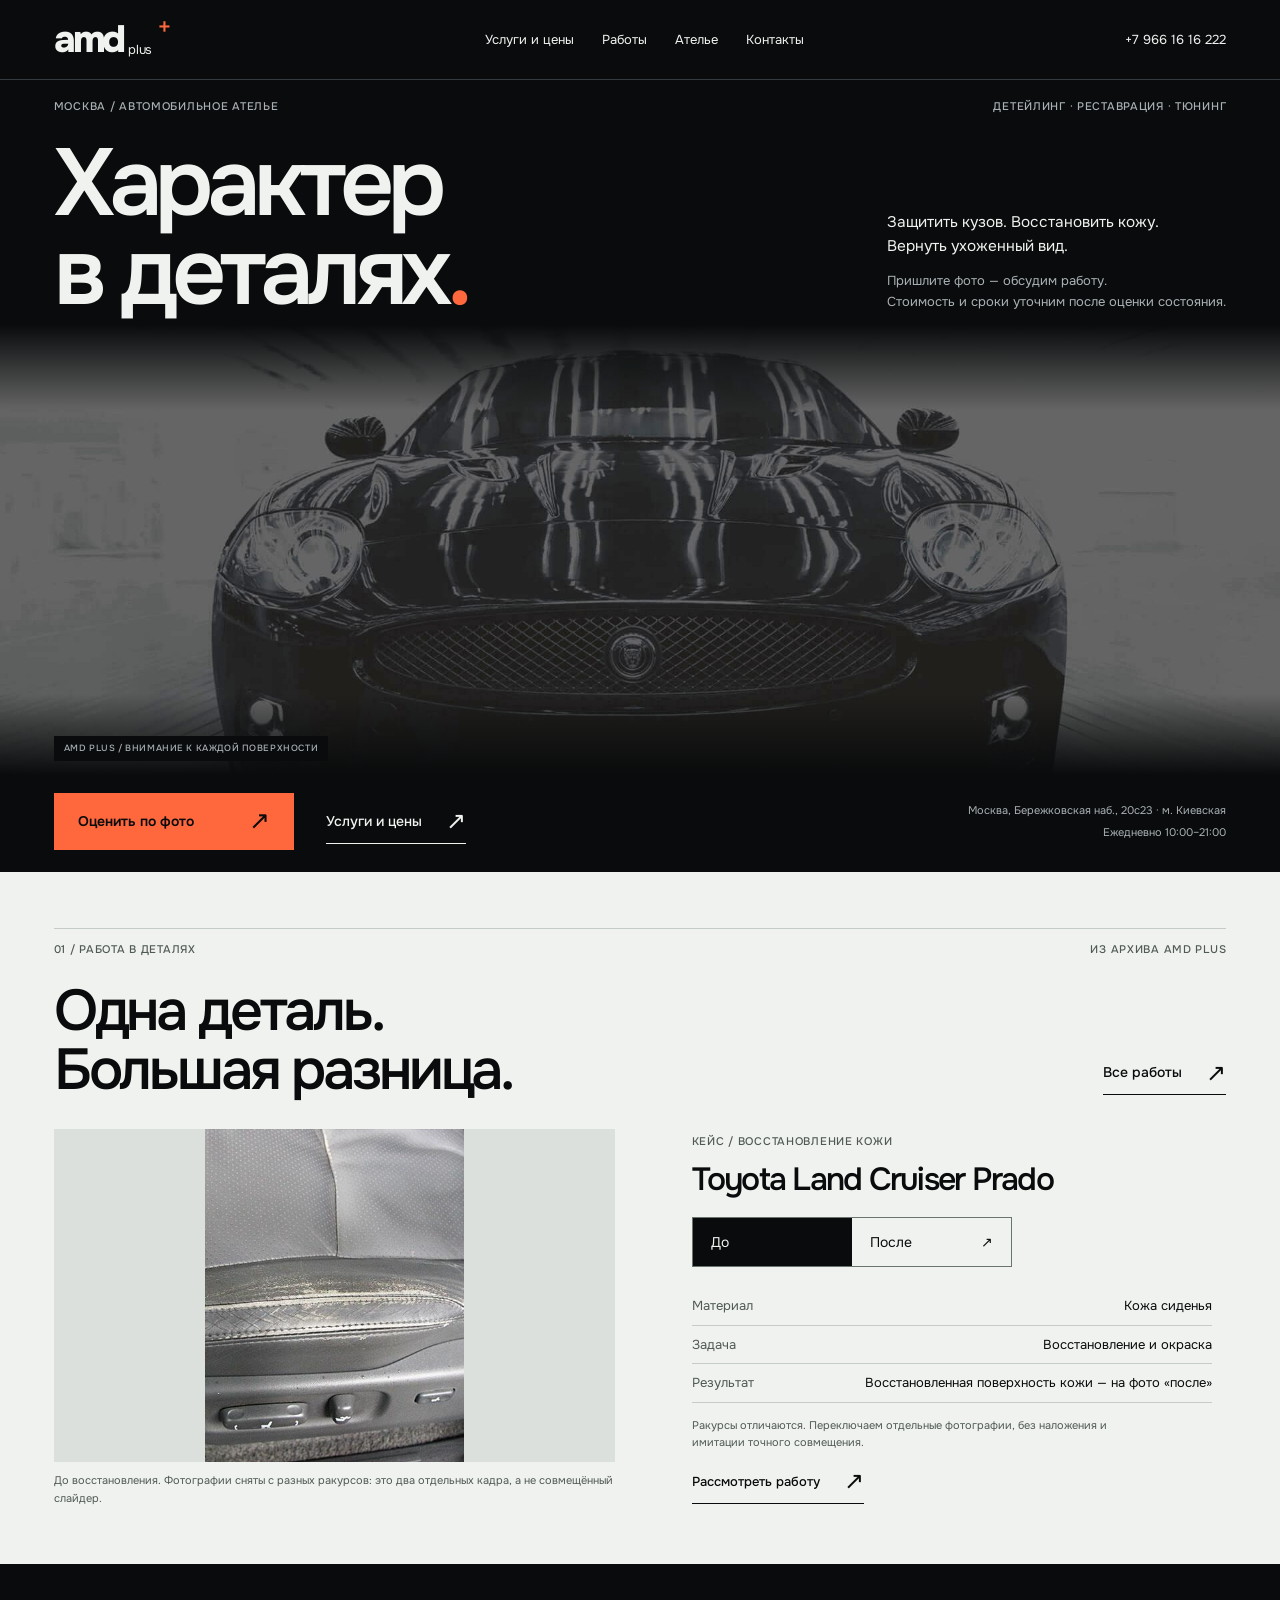
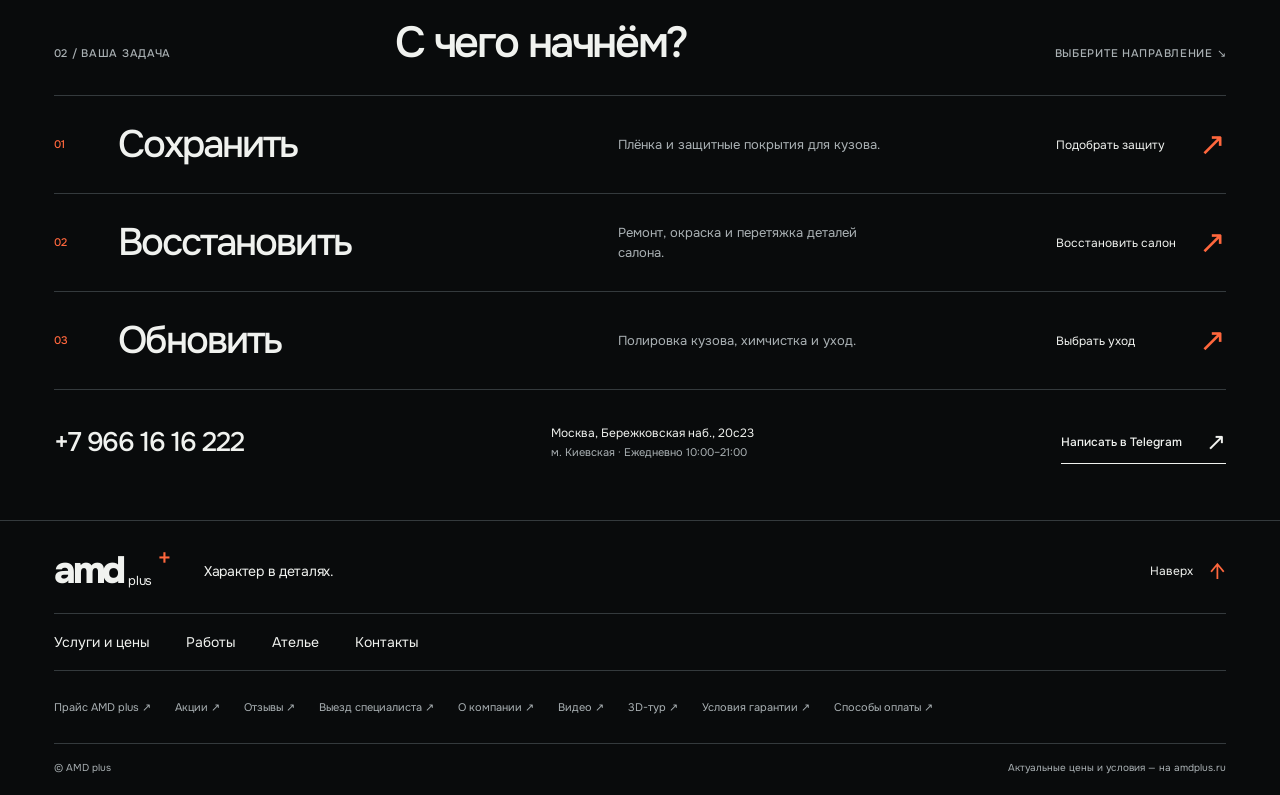
<file: index.html>
<!doctype html>
<html lang="ru">
<head>
  <meta charset="utf-8">
  <meta name="viewport" content="width=device-width, initial-scale=1">
  <meta name="theme-color" content="#090b0c">
  <meta name="description" content="AMD plus — детейлинг, реставрация и тюнинг в Москве. Защита кузова, полировка и восстановление салона. Бережковская набережная, 20с23.">
  <title>AMD plus — Характер в деталях. Детейлинг и реставрация в Москве</title>
  <link rel="preload" href="assets/fonts/onest-cyrillic.woff2" as="font" type="font/woff2" crossorigin>
  <link rel="preload" href="assets/fonts/onest-latin.woff2" as="font" type="font/woff2" crossorigin>
  <link rel="stylesheet" href="styles.css">
  <script src="services.js" defer></script>
  <script src="app.js" defer></script>
  <noscript><style>.site-header #site-nav{display:flex;position:static;box-shadow:none}.site-header{flex-wrap:wrap;height:auto;padding-block:16px}.menu-toggle,.result-toggle,.work-enlarge{display:none}</style></noscript>
</head>
<body>
  <a class="skip-link" href="#main">Перейти к содержимому</a>
  <header class="site-header" id="top">
    <a class="wordmark" href="./index.html" aria-label="AMD plus — на главную">amd<span>plus</span><i aria-hidden="true">+</i></a>
    <nav id="site-nav" class="site-nav" aria-label="Основная навигация">
      <a href="services.html">Услуги и цены</a>
      <a href="works.html">Работы</a>
      <a href="atelier.html">Ателье</a>
      <a href="contacts.html">Контакты</a>
    </nav>
    <div class="header-actions">
      <a class="header-phone" href="tel:+79661616222">+7 966 16 16 222</a>
      <button class="menu-toggle icon-button" type="button" data-menu-toggle aria-expanded="false" aria-controls="site-nav" aria-label="Открыть меню"><span></span><span></span></button>
    </div>
  </header>

  <main id="main">
    <section class="hero" aria-labelledby="hero-title">
      <div class="hero-topline micro"><span>Москва / Автомобильное ателье</span><span>Детейлинг · Реставрация · Тюнинг</span></div>
      <div class="hero-lead">
        <h1 id="hero-title"><span class="hero-line">Характер</span><span class="hero-line">в деталях<span class="accent hero-period">.</span></span></h1>
        <p>Защитить кузов. Восстановить кожу.<br>Вернуть ухоженный вид.<br><span>Пришлите фото — обсудим работу.<br>Стоимость и сроки уточним после оценки состояния.</span></p>
      </div>
      <figure class="hero-photo">
        <img src="assets/hero.jpg" width="1920" height="736" alt="Тёмный Jaguar: линии света отражаются на капоте и кузове" fetchpriority="high">
        <figcaption class="micro">AMD plus / Внимание к каждой поверхности</figcaption>
      </figure>
      <div class="hero-bottom">
        <div class="hero-actions">
          <a class="button button-accent" href="https://amdplus.ru/konsultaciya" data-estimate aria-haspopup="dialog">Оценить по фото <span aria-hidden="true">↗</span></a>
          <a class="text-link" href="services.html">Услуги и цены <span aria-hidden="true">↗</span></a>
        </div>
        <address class="hero-location"><span>Москва, Бережковская наб., 20с23 · м. Киевская</span><span>Ежедневно 10:00–21:00</span></address>
      </div>
    </section>

    <section class="case section-pad" aria-labelledby="case-title">
      <div class="section-meta micro"><span>01 / Работа в деталях</span><span>Из архива AMD plus</span></div>
      <div class="section-heading">
        <h2 id="case-title">Одна деталь.<br>Большая разница.</h2>
        <a class="text-link" href="works.html">Все работы <span aria-hidden="true">↗</span></a>
      </div>
      <div class="result-layout" data-animate>
        <figure class="result-figure">
          <div class="result-frame"><img id="result-image" src="assets/prado-before.jpg" alt="До восстановления: потёртости на коже сиденья Toyota Land Cruiser Prado" width="450" height="500" loading="lazy"></div>
          <figcaption id="result-caption" aria-live="polite">До восстановления. Фотографии сняты с разных ракурсов: это два отдельных кадра, а не совмещённый слайдер.</figcaption>
        </figure>
        <div class="result-copy">
          <span class="micro">Кейс / Восстановление кожи</span>
          <h3>Toyota Land Cruiser Prado</h3>
          <div class="result-toggle" role="group" aria-label="Состояние сиденья на фотографии">
            <button class="is-active" type="button" data-work-state="before" aria-pressed="true" aria-controls="result-image result-caption">До</button>
            <button type="button" data-work-state="after" aria-pressed="false" aria-controls="result-image result-caption">После <span aria-hidden="true">↗</span></button>
          </div>
          <dl class="project-details">
            <div><dt>Материал</dt><dd>Кожа сиденья</dd></div>
            <div><dt>Задача</dt><dd>Восстановление и окраска</dd></div>
            <div><dt>Результат</dt><dd>Восстановленная поверхность кожи — на фото «после»</dd></div>
          </dl>
          <p class="honest-note">Ракурсы отличаются. Переключаем отдельные фотографии, без наложения и имитации точного совмещения.</p>
          <a class="text-link work-enlarge" href="assets/prado.jpg" data-work="prado" aria-haspopup="dialog">Рассмотреть работу <span aria-hidden="true">↗</span></a>
          <noscript><p class="photo-fallback"><a class="text-link" href="assets/prado-after.jpg">Посмотреть фото после <span aria-hidden="true">↗</span></a></p></noscript>
        </div>
      </div>
    </section>

    <section class="paths section-pad" aria-labelledby="paths-title">
      <div class="paths-heading" data-animate><span class="micro">02 / Ваша задача</span><h2 id="paths-title">С чего начнём?</h2><span class="micro paths-hint">Выберите направление ↘</span></div>
      <div class="route-list" data-animate>
        <a class="route-entry" href="services.html#body"><span class="route-number micro" aria-hidden="true">01</span><h3>Сохранить</h3><p>Плёнка и защитные покрытия для кузова.</p><span class="route-action">Подобрать защиту <span aria-hidden="true">↗</span></span></a>
        <a class="route-entry" href="services.html#interior"><span class="route-number micro" aria-hidden="true">02</span><h3>Восстановить</h3><p>Ремонт, окраска и перетяжка деталей салона.</p><span class="route-action">Восстановить салон <span aria-hidden="true">↗</span></span></a>
        <a class="route-entry" href="services.html#care"><span class="route-number micro" aria-hidden="true">03</span><h3>Обновить</h3><p>Полировка кузова, химчистка и уход.</p><span class="route-action">Выбрать уход <span aria-hidden="true">↗</span></span></a>
      </div>
      <address class="contact-strip" data-animate aria-label="Связаться с AMD plus">
        <a class="strip-phone" href="tel:+79661616222">+7 966 16 16 222</a>
        <a class="strip-address" href="contacts.html">Москва, Бережковская наб., 20с23<span>м. Киевская · Ежедневно 10:00–21:00</span></a>
        <a class="text-link" href="https://t.me/AMDplus_detailing">Написать в Telegram <span aria-hidden="true">↗</span></a>
      </address>
    </section>
  </main>

  <footer class="site-footer">
    <div class="footer-heading"><a class="wordmark" href="./index.html" aria-label="AMD plus — на главную">amd<span>plus</span><i aria-hidden="true">+</i></a><p>Характер в деталях.</p><a class="back-top" href="#top">Наверх <span aria-hidden="true">↑</span></a></div>
    <nav class="footer-primary" aria-label="Разделы сайта"><a href="services.html">Услуги и цены</a><a href="works.html">Работы</a><a href="atelier.html">Ателье</a><a href="contacts.html">Контакты</a></nav>
    <nav class="footer-links" aria-label="Информация на сайте AMD plus"><a href="https://amdplus.ru/price">Прайс AMD plus ↗</a><a href="https://amdplus.ru/akcii">Акции ↗</a><a href="https://amdplus.ru/otzyvy">Отзывы ↗</a><a href="https://amdplus.ru/vyzov-mastera">Выезд специалиста ↗</a><a href="https://amdplus.ru/company">О компании ↗</a><a href="https://amdplus.ru/video">Видео ↗</a><a href="https://amdplus.ru/3d-tur">3D-тур ↗</a><a href="https://amdplus.ru/garantiya">Условия гарантии ↗</a><a href="https://amdplus.ru/sposoby-oplaty">Способы оплаты ↗</a></nav>
    <div class="footer-bottom"><span>© AMD plus</span><span>Актуальные цены и условия — на amdplus.ru</span></div>
  </footer>

  <dialog id="estimate-dialog" class="estimate-dialog" aria-labelledby="estimate-title" aria-describedby="estimate-note">
    <button class="dialog-close icon-button" type="button" data-close-dialog aria-label="Закрыть оценку">×</button>
    <span class="micro">Первый шаг / Оценка по фото</span>
    <h2 id="estimate-title">Начнём с деталей.</h2>
    <p id="estimate-note">Подготовьте описание задачи. Здесь ничего не отправляется. Для передачи фотографий и запроса перейдите на страницу оценки AMD plus или в Telegram.</p>
    <label for="estimate-service">Что нужно сделать</label>
    <select id="estimate-service"><option value="">Помогите определиться</option><option value="protect">Защитить кузов</option><option value="restore">Восстановить салон</option><option value="care">Детейлинг и уход</option></select>
    <label for="estimate-message">Коротко о задаче</label>
    <textarea id="estimate-message" rows="3" placeholder="Модель автомобиля, состояние и что хочется изменить"></textarea>
    <p class="estimate-summary" data-estimate-summary aria-live="polite">Подготовьте общий вид и крупные планы повреждений. Окончательная стоимость — после оценки состояния.</p>
    <a id="estimate-handoff" class="button button-accent" href="https://amdplus.ru/konsultaciya">Перейти к оценке на amdplus.ru <span aria-hidden="true">↗</span></a>
    <div class="dialog-links"><a href="https://t.me/AMDplus_detailing">Написать в Telegram ↗</a><a href="tel:+79661616222">Позвонить в ателье ↗</a></div>
    <p class="dialog-note">Это не форма отправки. Скопируйте описание перед переходом — оно не переносится автоматически.</p>
  </dialog>
  <dialog id="work-dialog" class="work-dialog" aria-labelledby="work-title">
    <button class="dialog-close icon-button" type="button" data-close-dialog aria-label="Закрыть фотографию">×</button>
    <span class="micro">Из архива AMD plus</span><h2 id="work-title">Toyota Land Cruiser Prado</h2>
    <figure><img id="work-image" src="assets/prado.jpg" width="900" height="500" alt="Архивные фотографии восстановления салона Toyota Land Cruiser Prado" loading="lazy"><figcaption id="work-caption">Материалы AMD plus: восстановление элементов салона Toyota Land Cruiser Prado.</figcaption></figure>
  </dialog>
  <div id="app-status" class="visually-hidden" role="status" aria-live="polite" aria-atomic="true"></div>
</body>
</html>
</file>
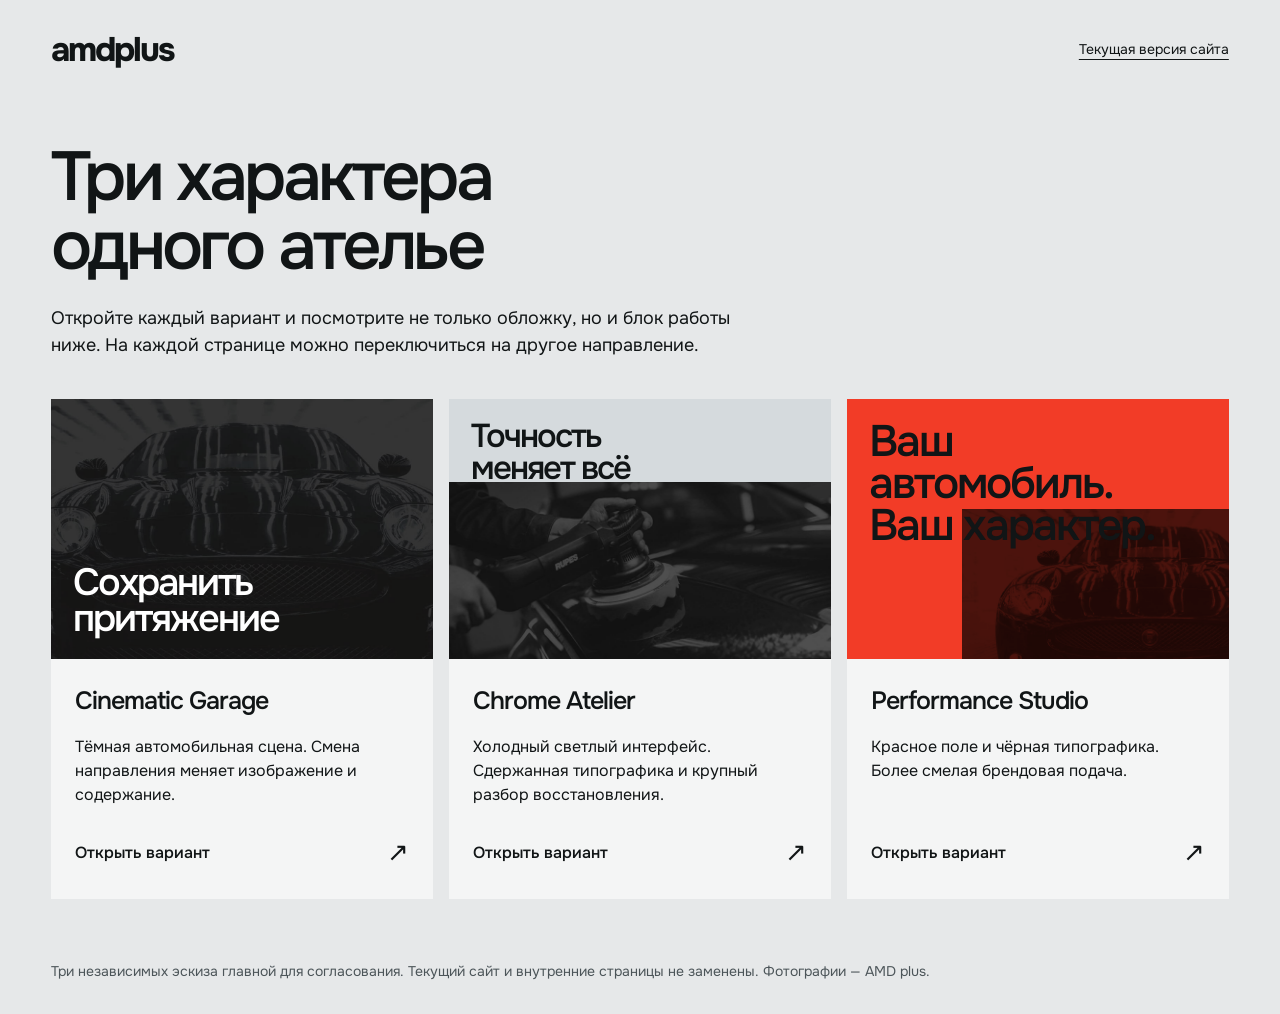
<file: concepts/index.html>
<!doctype html>
<html lang="ru">
<head>
<meta charset="utf-8"><meta name="viewport" content="width=device-width,initial-scale=1"><title>Три направления — AMD plus</title>
<style>
@font-face{font-family:Onest;src:url('../assets/fonts/onest-cyrillic.woff2') format('woff2');font-weight:100 900}@font-face{font-family:Onest;src:url('../assets/fonts/onest-latin.woff2') format('woff2');font-weight:100 900;unicode-range:U+0000-00FF,U+2000-206F}
*{box-sizing:border-box}body{margin:0;background:#e6e8e9;color:#111516;font:16px/1.5 Onest,Arial,sans-serif}a{color:inherit}header,main,footer{padding:24px clamp(20px,4vw,64px)}header{display:flex;align-items:center;justify-content:space-between;gap:24px}.logo{font-size:34px;font-weight:750;letter-spacing:-2px;text-decoration:none}.return{font-size:14px;text-underline-offset:5px}h1{font-size:clamp(36px,5.4vw,74px);font-weight:550;letter-spacing:-.055em;line-height:1;margin:20px 0 24px;max-width:950px}main>p{font-size:18px;max-width:690px;margin:0 0 40px}.choices{display:grid;grid-template-columns:repeat(3,minmax(0,1fr));gap:16px}.choice{display:flex;flex-direction:column;min-width:0;text-decoration:none;background:#f4f5f5;transition:transform .25s}.choice:hover{transform:translateY(-6px)}.cover{height:260px;position:relative;overflow:hidden;padding:22px;display:flex;align-items:flex-end}.cover img{position:absolute;inset:0;width:100%;height:100%;object-fit:cover}.cover strong{position:relative;z-index:1;font-size:38px;line-height:.95;letter-spacing:-2px;font-weight:550}.cinematic{background:#090b0c;color:white}.cinematic img{filter:brightness(.65);object-position:center}.chrome{background:#d5dadd;color:#111516}.chrome img{top:83px;height:177px;filter:grayscale(1);object-position:center 60%}.chrome strong{align-self:flex-start;font-size:33px}.performance{background:#f23c27;color:#111516}.performance img{left:30%;top:110px;width:100%;height:180px;filter:grayscale(1);mix-blend-mode:multiply}.performance strong{align-self:flex-start;font-size:44px}.info{padding:24px;display:flex;flex-direction:column;flex:1}.info h2{font-weight:550;font-size:25px;letter-spacing:-1px;margin:0 0 14px}.info p{margin:0 0 24px;max-width:380px;font-size:16px}.open{display:flex;align-items:center;justify-content:space-between;margin-top:auto;min-height:44px;font-weight:550}.open b{font-size:26px;font-weight:400}footer{font-size:14px;color:#4c5559;padding-top:38px;padding-bottom:32px}a:focus-visible{outline:3px solid #ad2026;outline-offset:5px}@media(max-width:900px){.choices{grid-template-columns:1fr}.choice{display:grid;grid-template-columns:1fr 1.2fr}.cover{height:270px}main>p{margin-bottom:28px}}@media(max-width:560px){.choice{display:flex}.cover{height:235px}header{align-items:flex-start}.return{max-width:145px;text-align:right}h1{margin-top:8px}.info{padding:22px}}@media(prefers-reduced-motion:reduce){.choice{transition:none}.choice:hover{transform:none}}
</style>
</head>
<body>
<header><a class="logo" href="../index.html">amdplus</a><a class="return" href="../index.html">Текущая версия сайта</a></header>
<main><h1>Три характера<br>одного ателье</h1><p>Откройте каждый вариант и посмотрите не только обложку, но и блок работы ниже. На каждой странице можно переключиться на другое направление.</p>
<div class="choices">
<a class="choice" href="cinematic.html"><div class="cover cinematic"><img src="../assets/hero.jpg" alt="Тёмный Jaguar в свете мастерской"><strong>Сохранить<br>притяжение</strong></div><div class="info"><h2>Cinematic Garage</h2><p>Тёмная автомобильная сцена. Смена направления меняет изображение и содержание.</p><span class="open">Открыть вариант <b aria-hidden="true">↗</b></span></div></a>
<a class="choice" href="chrome.html"><div class="cover chrome"><img src="../assets/polish.jpg" alt="Крупный план полировки кузова"><strong>Точность<br>меняет всё</strong></div><div class="info"><h2>Chrome Atelier</h2><p>Холодный светлый интерфейс. Сдержанная типографика и крупный разбор восстановления.</p><span class="open">Открыть вариант <b aria-hidden="true">↗</b></span></div></a>
<a class="choice" href="performance.html"><div class="cover performance"><img src="../assets/hero.jpg" alt="Автомобиль в мастерской AMD plus"><strong>Ваш автомобиль.<br>Ваш характер.</strong></div><div class="info"><h2>Performance Studio</h2><p>Красное поле и чёрная типографика. Более смелая брендовая подача.</p><span class="open">Открыть вариант <b aria-hidden="true">↗</b></span></div></a>
</div></main>
<footer>Три независимых эскиза главной для согласования. Текущий сайт и внутренние страницы не заменены. Фотографии — AMD plus.</footer>
</body></html>
</file>
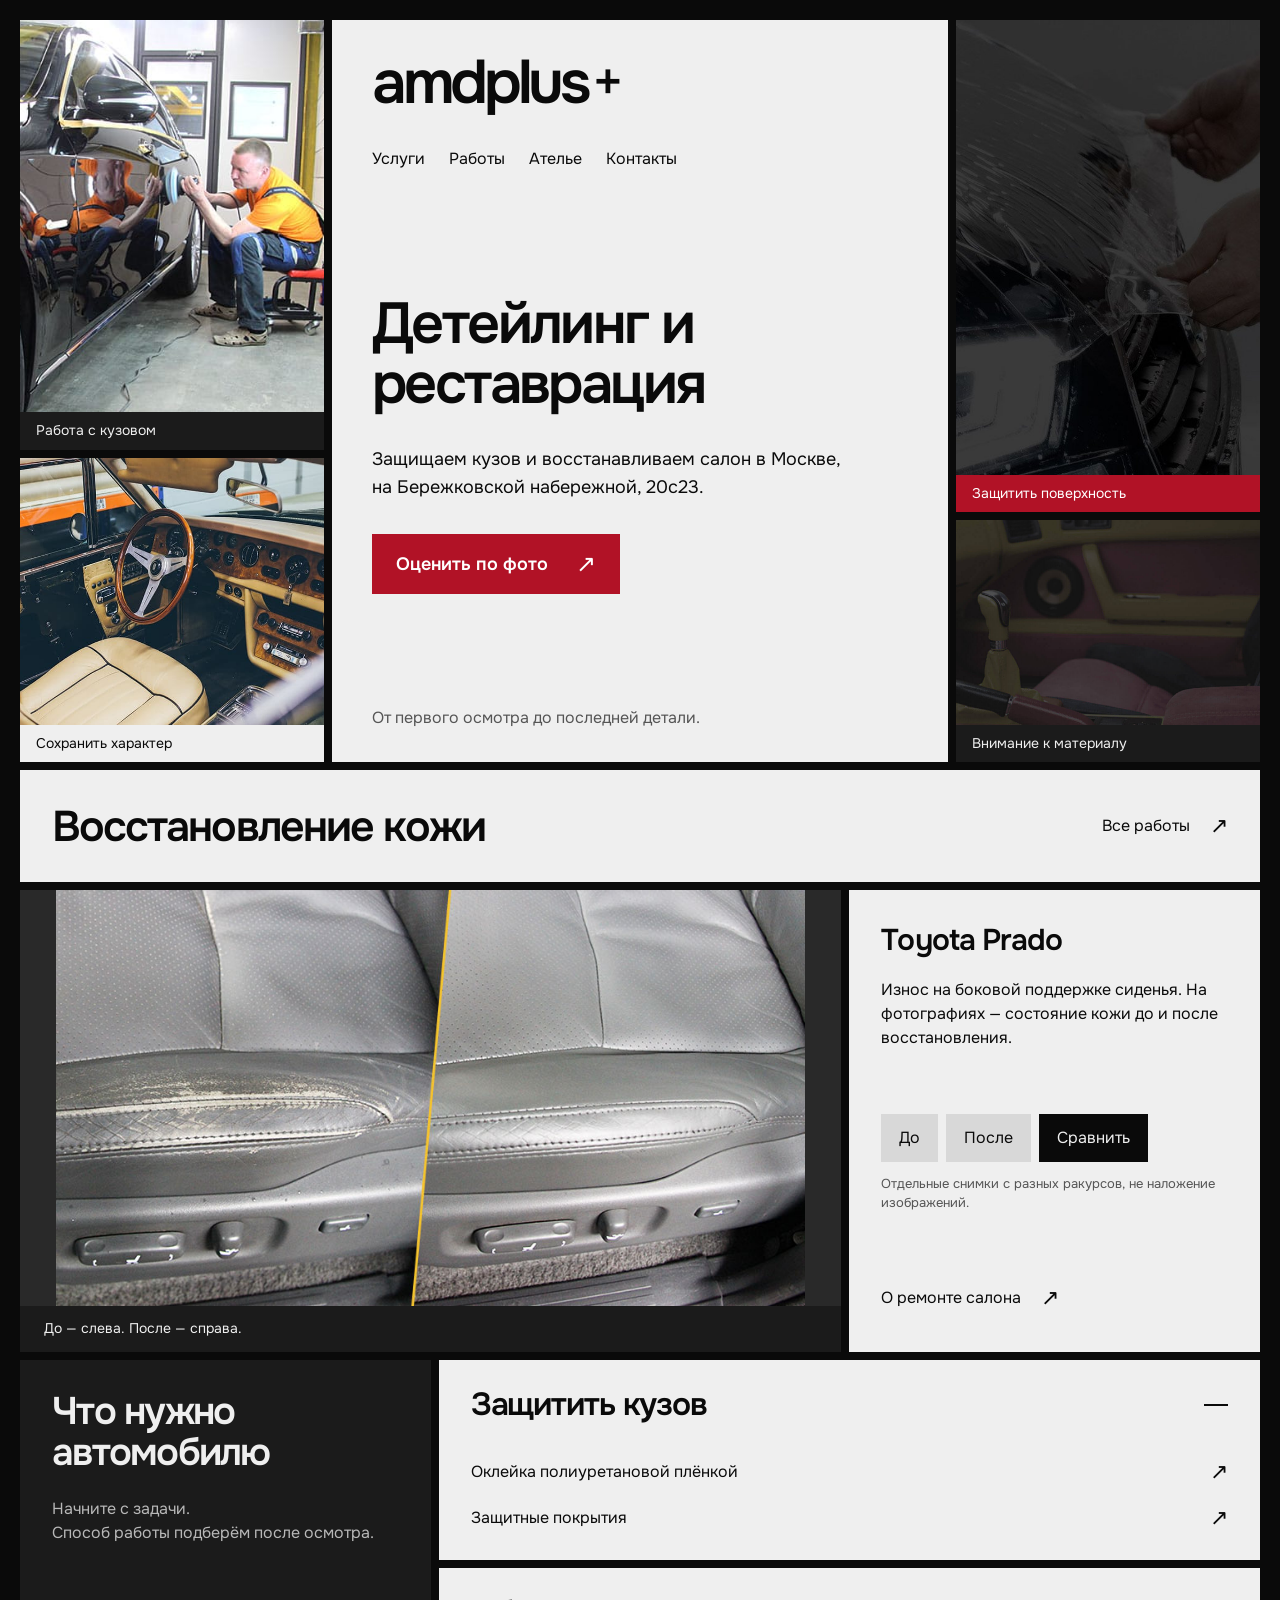
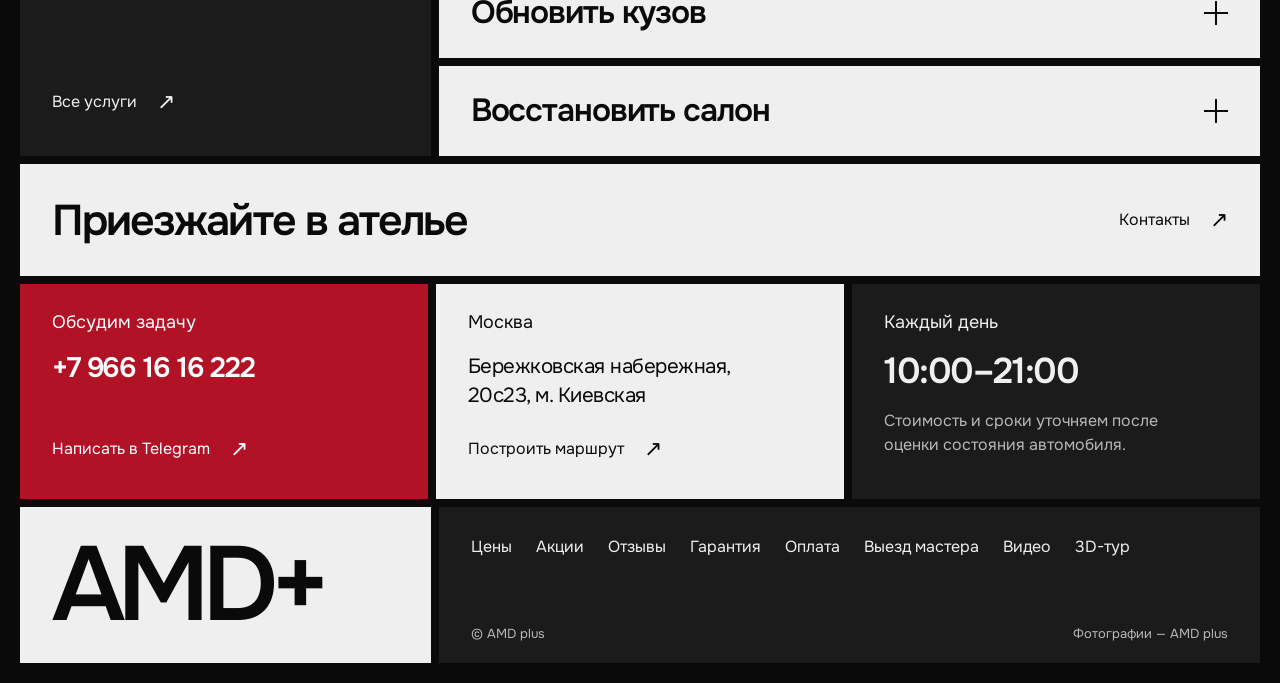
<file: preview-taste/index.html>
<!doctype html>
<html lang="ru">
<head>
  <meta charset="utf-8">
  <meta name="viewport" content="width=device-width, initial-scale=1">
  <meta name="theme-color" content="#0a0a0a">
  <meta name="description" content="AMD plus — детейлинг и реставрация автомобилей в Москве. Защита кузова, восстановление кожи и салона. Бережковская набережная, 20с23.">
  <title>AMD plus — детейлинг и реставрация</title>
  <link rel="preload" href="../assets/fonts/onest-cyrillic.woff2" as="font" type="font/woff2" crossorigin>
  <link rel="stylesheet" href="styles.css">
  <script src="app.js" defer></script>
</head>
<body>
  <a class="skip-link" href="#main">Перейти к содержимому</a>
  <main id="main" class="page-board">
    <section class="hero-board" aria-labelledby="hero-title">
      <div class="hero-cell hero-text">
        <header class="hero-header">
          <a class="wordmark" href="index.html" aria-label="AMD plus — главная">amdplus<span aria-hidden="true">+</span></a>
          <nav class="main-nav" aria-label="Основная навигация">
            <a href="../services.html">Услуги</a>
            <a href="../works.html">Работы</a>
            <a href="../atelier.html">Ателье</a>
            <a href="../contacts.html">Контакты</a>
          </nav>
        </header>
        <div class="hero-message">
          <h1 id="hero-title" data-enter>Детейлинг и<br>реставрация</h1>
          <p class="hero-description" data-enter>Защищаем кузов и восстанавливаем салон в Москве, на Бережковской набережной, 20с23.</p>
          <a class="primary-action" href="https://amdplus.ru/konsultaciya" data-enter>Оценить по фото <span aria-hidden="true">↗</span></a>
        </div>
        <p class="hero-note">От первого осмотра до последней детали.</p>
      </div>
      <figure class="hero-cell photo-cell photo-ceramic" data-enter="shutter">
        <div class="photo-window"><img src="../assets/ceramic.jpg" width="900" height="500" alt="Мастер полирует кузов чёрного автомобиля в ателье AMD plus" fetchpriority="high" data-drift></div>
        <figcaption>Работа с кузовом</figcaption>
      </figure>
      <figure class="hero-cell photo-cell photo-retro" data-enter>
        <div class="photo-window"><img src="../assets/retro.jpg" width="900" height="500" alt="Кожаный салон ретроавтомобиля в процессе реставрации"></div>
        <figcaption>Сохранить характер</figcaption>
      </figure>
      <figure class="hero-cell photo-cell photo-film" data-enter>
        <div class="photo-window"><img src="../assets/film.jpg" width="1920" height="736" alt="Руки мастера при нанесении защитной плёнки на кузов"></div>
        <figcaption>Защитить поверхность</figcaption>
      </figure>
      <figure class="hero-cell photo-cell photo-leather" data-enter>
        <div class="photo-window"><img src="../assets/leather.jpg" width="900" height="500" alt="Детали кожаной отделки автомобильного салона"></div>
        <figcaption>Внимание к материалу</figcaption>
      </figure>
    </section>

    <section id="work" class="work-section" aria-labelledby="work-title">
      <div class="section-heading light-cell">
        <h2 id="work-title" data-enter>Восстановление кожи</h2>
        <a class="text-link" href="../works.html">Все работы <span aria-hidden="true">↗</span></a>
      </div>
      <div class="work-board">
        <figure class="work-view" data-enter>
          <div class="work-image-window">
            <img id="work-main-image" src="../assets/prado.jpg" width="900" height="500" alt="Toyota Prado: изношенная кожа сиденья слева и результат восстановления справа" loading="lazy">
          </div>
          <figcaption id="work-caption" aria-live="polite" aria-atomic="true">До — слева. После — справа.</figcaption>
        </figure>
        <div class="work-copy light-cell">
          <div data-enter>
            <h3>Toyota Prado</h3>
            <p>Износ на боковой поддержке сиденья. На фотографиях — состояние кожи до и после восстановления.</p>
          </div>
          <div>
            <div class="work-controls" role="group" aria-label="Показать состояние сиденья">
              <button type="button" data-state="before" data-src="../assets/prado-before.jpg" data-alt="Toyota Prado: потёртости на боковой поддержке сиденья до восстановления" data-work-caption="До восстановления: износ кожи на боковой поддержке." aria-pressed="false" aria-controls="work-main-image work-caption">До</button>
              <button type="button" data-state="after" data-src="../assets/prado-after.jpg" data-alt="Toyota Prado: кожа боковой поддержки сиденья после восстановления" data-work-caption="После восстановления: обновлённая поверхность кожи." aria-pressed="false" aria-controls="work-main-image work-caption">После</button>
              <button type="button" data-state="both" data-src="../assets/prado.jpg" data-alt="Toyota Prado: изношенная кожа сиденья слева и результат восстановления справа" data-work-caption="До — слева. После — справа." aria-pressed="true" aria-controls="work-main-image work-caption">Сравнить</button>
            </div>
            <p class="work-note">Отдельные снимки с разных ракурсов, не наложение изображений.</p>
          </div>
          <a class="text-link" href="../service.html?id=interior-repair">О ремонте салона <span aria-hidden="true">↗</span></a>
        </div>
      </div>
    </section>

    <section id="services" class="services-section" aria-labelledby="services-title">
      <div class="services-intro" data-enter>
        <h2 id="services-title">Что нужно<br>автомобилю</h2>
        <p>Начните с задачи.<br>Способ работы подберём после осмотра.</p>
        <a class="text-link" href="../services.html">Все услуги <span aria-hidden="true">↗</span></a>
      </div>
      <div class="service-groups" data-enter>
        <details class="service-group" open>
          <summary>Защитить кузов<span class="details-mark" aria-hidden="true"></span></summary>
          <div class="service-links">
            <a href="../service.html?id=polyurethane-film">Оклейка полиуретановой плёнкой <span aria-hidden="true">↗</span></a>
            <a href="../service.html?id=protective-coatings">Защитные покрытия <span aria-hidden="true">↗</span></a>
          </div>
        </details>
        <details class="service-group">
          <summary>Обновить кузов<span class="details-mark" aria-hidden="true"></span></summary>
          <div class="service-links">
            <a href="../service.html?id=polishing">Полировка кузова <span aria-hidden="true">↗</span></a>
            <a href="../service.html?id=protective-coatings">Защитные покрытия <span aria-hidden="true">↗</span></a>
          </div>
        </details>
        <details class="service-group">
          <summary>Восстановить салон<span class="details-mark" aria-hidden="true"></span></summary>
          <div class="service-links">
            <a href="../service.html?id=interior-cleaning">Химчистка салона <span aria-hidden="true">↗</span></a>
            <a href="../service.html?id=interior-repair">Ремонт салона <span aria-hidden="true">↗</span></a>
            <a href="../service.html?id=reupholstery">Перетяжка салона <span aria-hidden="true">↗</span></a>
          </div>
        </details>
      </div>
    </section>

    <section id="contact" class="contact-section" aria-labelledby="contact-title">
      <div class="section-heading light-cell">
        <h2 id="contact-title" data-enter>Приезжайте в ателье</h2>
        <a class="text-link" href="../contacts.html">Контакты <span aria-hidden="true">↗</span></a>
      </div>
      <div class="contact-board">
        <div class="contact-cell contact-call" data-enter>
          <h3>Обсудим задачу</h3>
          <a class="contact-phone" href="tel:+79661616222">+7 966 16 16 222</a>
          <a class="text-link" href="https://t.me/AMDplus_detailing">Написать в Telegram <span aria-hidden="true">↗</span></a>
        </div>
        <div class="contact-cell light-cell" data-enter>
          <h3>Москва</h3>
          <address>Бережковская набережная,<br>20с23, м. Киевская</address>
          <a class="text-link" href="https://yandex.ru/maps/?text=Москва%2C%20Бережковская%20набережная%2C%2020с23">Построить маршрут <span aria-hidden="true">↗</span></a>
        </div>
        <div class="contact-cell hours-cell">
          <h3>Каждый день</h3>
          <p class="contact-hours">10:00–21:00</p>
          <p>Стоимость и сроки уточняем после оценки состояния автомобиля.</p>
        </div>
      </div>
    </section>

    <footer class="footer-board">
      <a class="footer-wordmark" href="index.html" aria-label="AMD plus — к началу страницы">AMD+</a>
      <div class="footer-content">
        <nav class="footer-links" aria-label="Информация AMD plus">
          <a href="https://amdplus.ru/price">Цены</a>
          <a href="https://amdplus.ru/akcii">Акции</a>
          <a href="https://amdplus.ru/otzyvy">Отзывы</a>
          <a href="https://amdplus.ru/garantiya">Гарантия</a>
          <a href="https://amdplus.ru/sposoby-oplaty">Оплата</a>
          <a href="https://amdplus.ru/vyzov-mastera">Выезд мастера</a>
          <a href="https://amdplus.ru/video">Видео</a>
          <a href="https://amdplus.ru/3d-tur">3D-тур</a>
        </nav>
        <div class="footer-meta"><span>© AMD plus</span><a href="https://amdplus.ru">Фотографии — AMD plus</a></div>
      </div>
    </footer>
  </main>
</body>
</html>
</file>
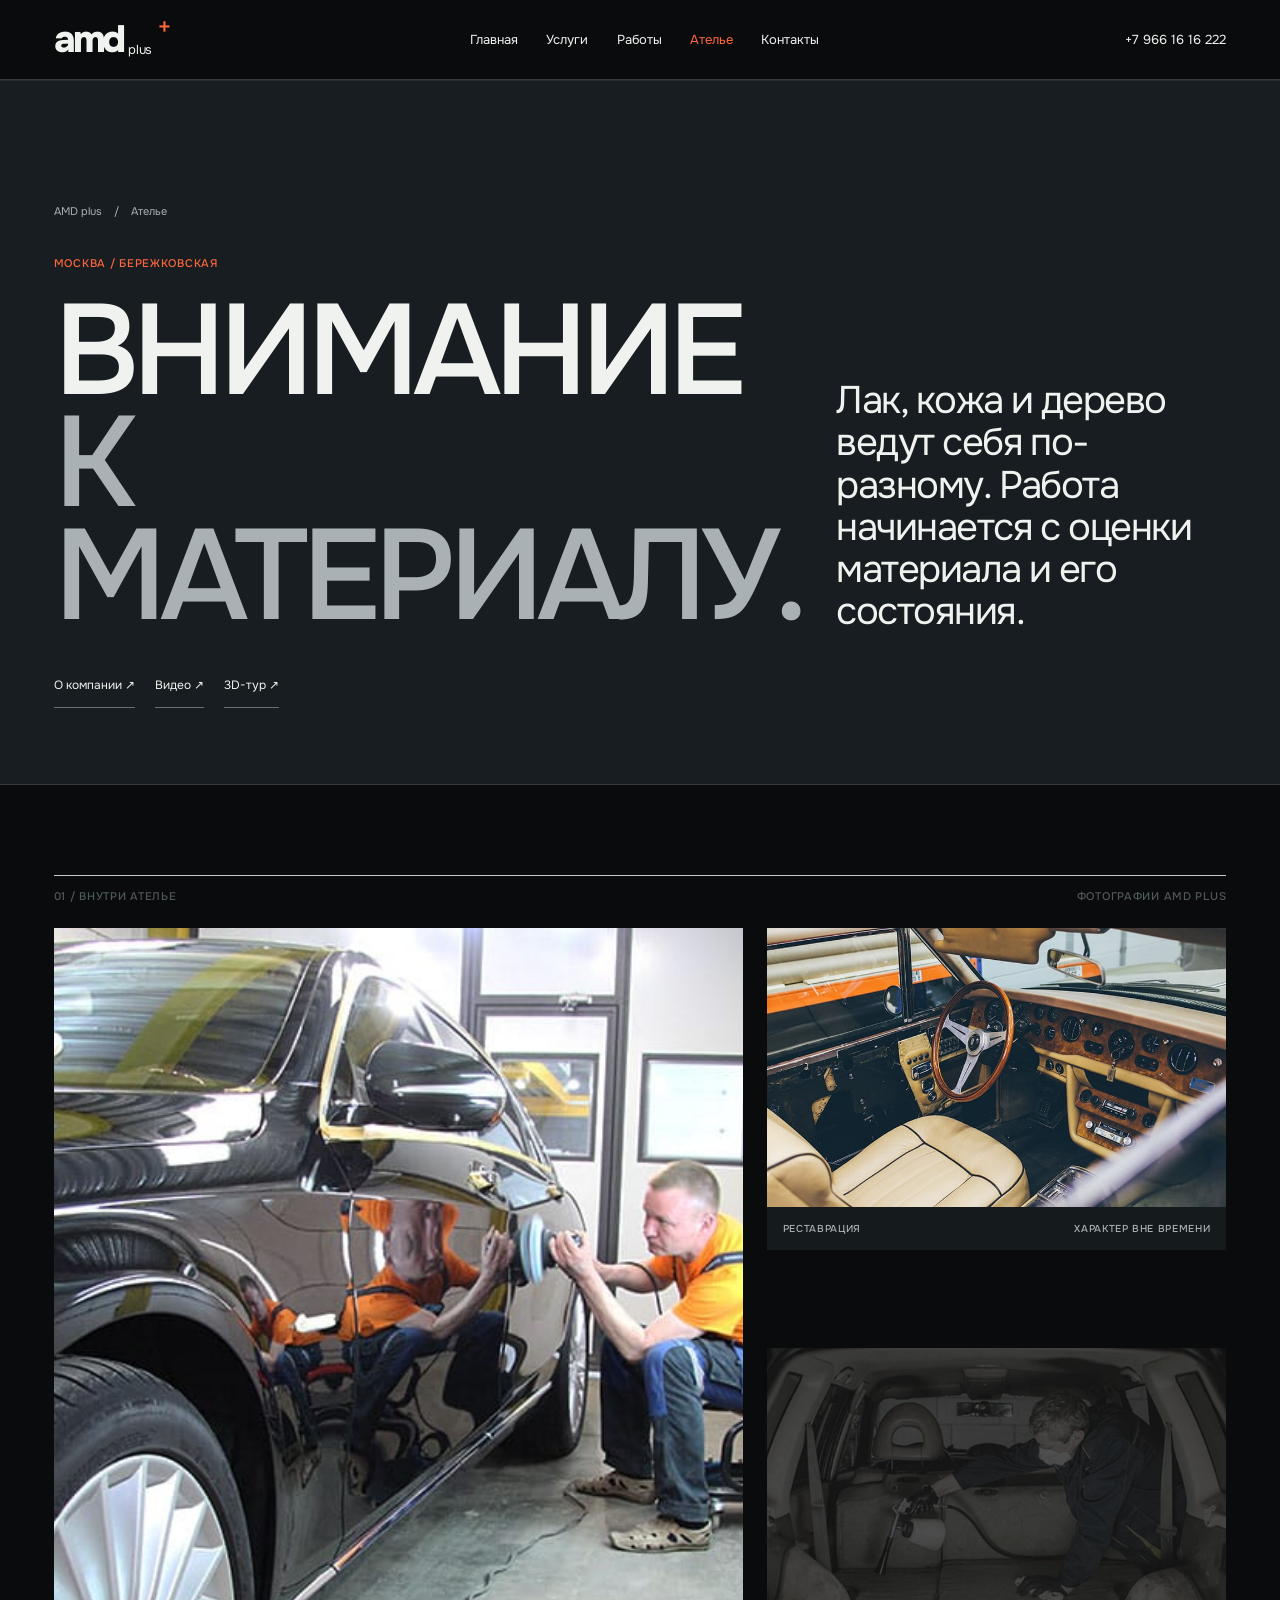
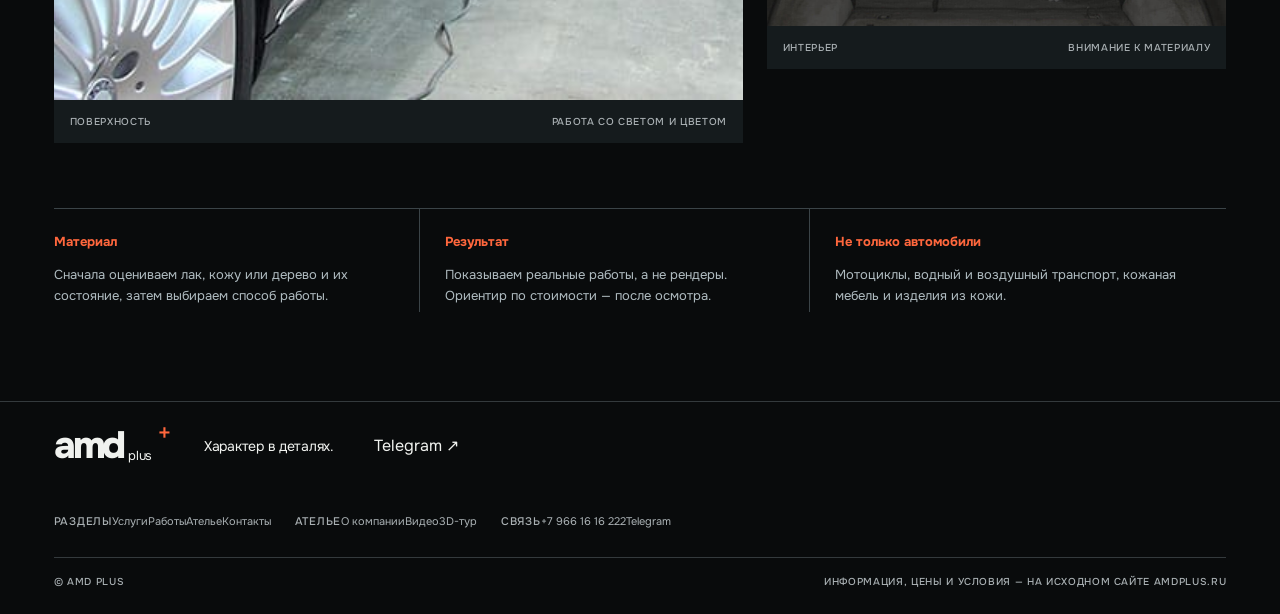
<file: atelier.html>
<!doctype html>
<html lang="ru">
<head>
  <meta charset="utf-8">
  <meta name="viewport" content="width=device-width, initial-scale=1">
  <meta name="theme-color" content="#090b0c">
  <meta name="description" content="Ателье AMD plus в Москве: работа с кузовом, кожей и деревом. Также мотоциклы, водный и воздушный транспорт, изделия из кожи.">
  <title>Ателье — AMD plus</title>
  <link rel="preload" href="assets/fonts/onest-cyrillic.woff2" as="font" type="font/woff2" crossorigin>
  <link rel="stylesheet" href="styles.css">
  <link rel="stylesheet" href="pages.css">
  <script src="services.js" defer></script>
  <script src="app.js" defer></script>
</head>
<body class="page-shell page-atelier page-dialogs">
  <a class="skip-link" href="#main">Перейти к содержимому</a>
  <header class="site-header page-header" id="top">
    <a class="wordmark" href="index.html" aria-label="AMD plus — на главную">amd<span>plus</span><i aria-hidden="true">+</i></a>
    <nav id="site-nav" class="site-nav" aria-label="Основная навигация">
      <a href="index.html">Главная</a><a href="services.html">Услуги</a><a href="works.html">Работы</a><a href="atelier.html" aria-current="page">Ателье</a><a href="contacts.html">Контакты</a>
    </nav>
    <div class="header-actions"><a class="header-phone" href="tel:+79661616222">+7 966 16 16 222</a><button class="menu-toggle icon-button" type="button" data-menu-toggle aria-expanded="false" aria-controls="site-nav" aria-label="Меню"><span></span><span></span></button></div>
  </header>
  <main id="main" class="page-main">
    <section class="page-intro" aria-labelledby="page-title">
      <div class="breadcrumb"><a href="index.html">AMD plus</a><span aria-hidden="true">/</span><span>Ателье</span></div>
      <div class="atelier-page-lead">
        <div><span class="page-kicker micro">Москва / Бережковская</span><h1 id="page-title" class="page-title">Внимание<br><span class="muted">к материалу.</span></h1></div>
        <p>Лак, кожа и дерево ведут себя по-разному. Работа начинается с оценки материала и его состояния.</p>
      </div>
      <div class="atelier-page-links"><a href="https://amdplus.ru/company" rel="noopener">О компании ↗</a><a href="https://amdplus.ru/video" rel="noopener">Видео ↗</a><a href="https://amdplus.ru/3d-tur" rel="noopener">3D-тур ↗</a></div>
    </section>
    <section class="page-section" aria-labelledby="gallery-title">
      <div class="section-meta micro"><span>01 / Внутри ателье</span><span>Фотографии AMD plus</span></div>
      <h2 id="gallery-title" class="visually-hidden">Галерея ателье</h2>
      <div class="atelier-real-gallery" data-animate>
        <figure class="gallery-ceramic"><img src="assets/ceramic.jpg" width="900" height="500" loading="lazy" alt="Работа мастера с покрытием тёмного автомобиля в ателье"><figcaption class="micro"><span>Поверхность</span><span>Работа со светом и цветом</span></figcaption></figure>
        <figure class="gallery-retro"><img src="assets/retro.jpg" width="900" height="500" loading="lazy" alt="Кожаный салон и деревянная приборная панель ретроавтомобиля"><figcaption class="micro"><span>Реставрация</span><span>Характер вне времени</span></figcaption></figure>
        <figure class="gallery-interior"><img src="assets/interior.jpg" width="1920" height="736" loading="lazy" alt="Профессиональный уход за автомобильным салоном"><figcaption class="micro"><span>Интерьер</span><span>Внимание к материалу</span></figcaption></figure>
      </div>
      <div class="atelier-principles" data-animate data-animate-delay="1">
        <article><strong>Материал</strong><p>Сначала оцениваем лак, кожу или дерево и их состояние, затем выбираем способ работы.</p></article>
        <article><strong>Результат</strong><p>Показываем реальные работы, а не рендеры. Ориентир по стоимости — после осмотра.</p></article>
        <article><strong>Не только автомобили</strong><p>Мотоциклы, водный и воздушный транспорт, кожаная мебель и изделия из кожи.</p></article>
      </div>
    </section>
  </main>
  <footer class="site-footer page-footer"><div class="footer-heading"><a class="wordmark" href="index.html">amd<span>plus</span><i aria-hidden="true">+</i></a><p>Характер в деталях.</p><a href="https://t.me/AMDplus_detailing" class="footer-social" rel="noopener">Telegram ↗</a></div><nav class="footer-links" aria-label="Ссылки AMD plus"><div><span class="micro">Разделы</span><a href="services.html">Услуги</a><a href="works.html">Работы</a><a href="atelier.html">Ателье</a><a href="contacts.html">Контакты</a></div><div><span class="micro">Ателье</span><a href="https://amdplus.ru/company" rel="noopener">О компании</a><a href="https://amdplus.ru/video" rel="noopener">Видео</a><a href="https://amdplus.ru/3d-tur" rel="noopener">3D-тур</a></div><div><span class="micro">Связь</span><a href="tel:+79661616222">+7 966 16 16 222</a><a href="https://t.me/AMDplus_detailing" rel="noopener">Telegram</a></div></nav><div class="footer-bottom micro"><span>© AMD plus</span><span>Информация, цены и условия — на исходном сайте amdplus.ru</span></div></footer>
  <div id="app-status" class="visually-hidden" role="status" aria-live="polite" aria-atomic="true"></div>
</body>
</html>
</file>
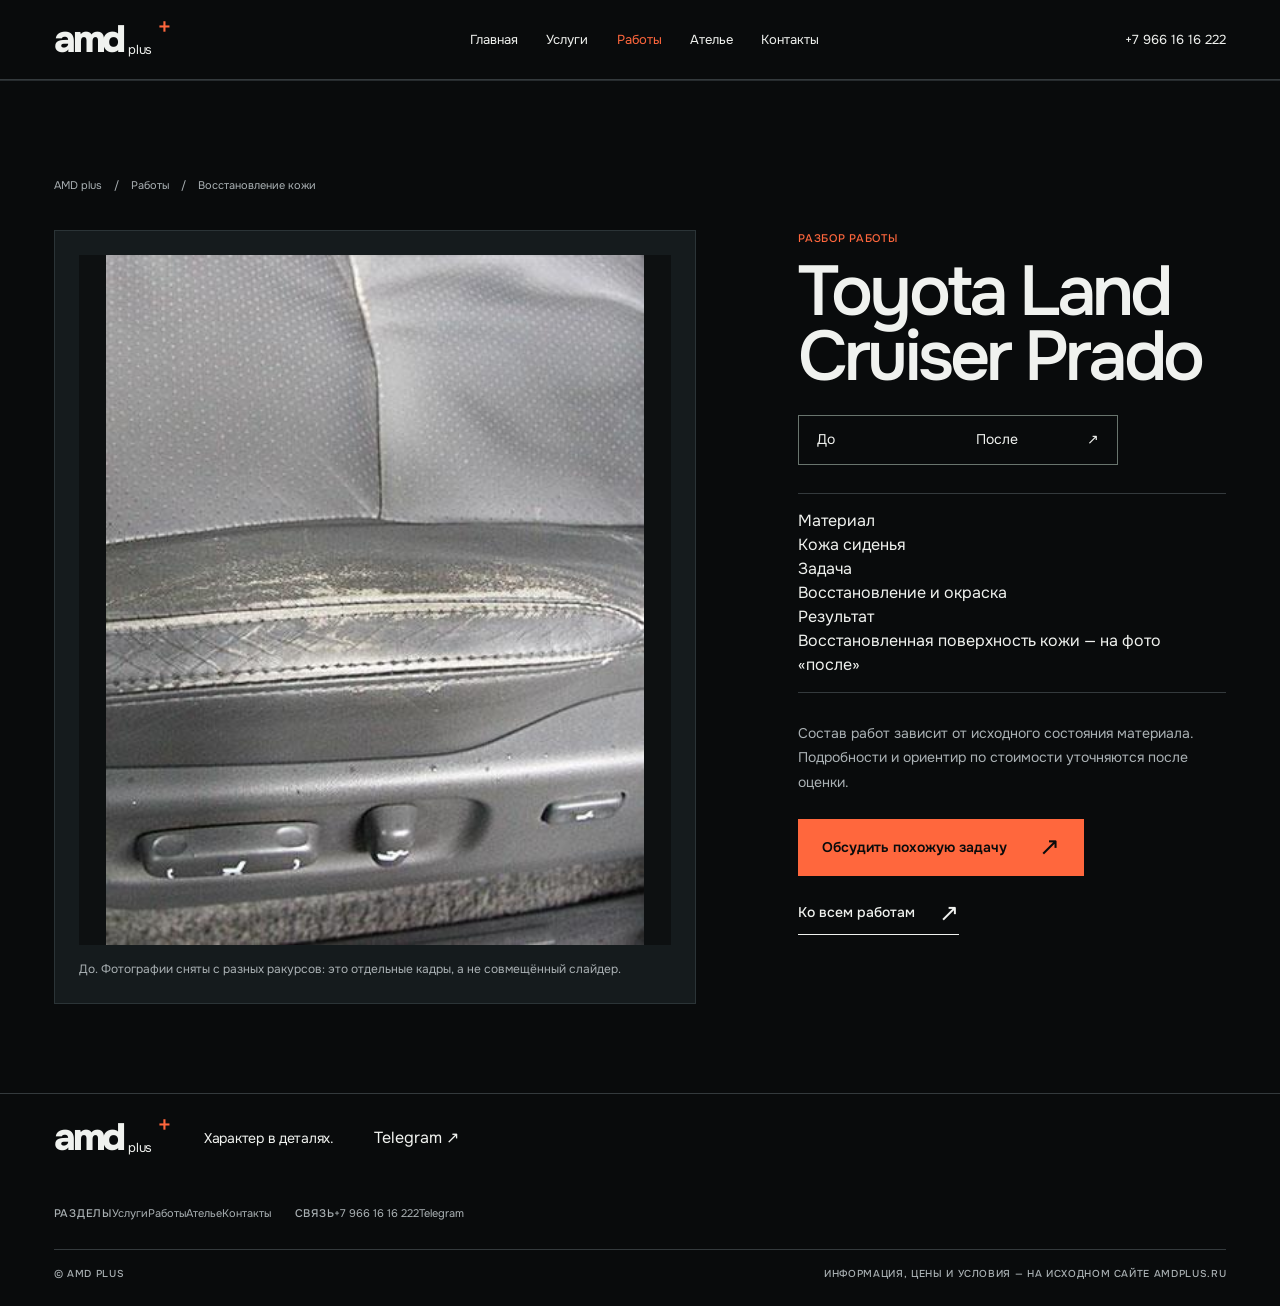
<file: case.html>
<!doctype html>
<html lang="ru">
<head>
  <meta charset="utf-8">
  <meta name="viewport" content="width=device-width, initial-scale=1">
  <meta name="theme-color" content="#090b0c">
  <meta name="description" content="Разбор работы AMD plus: состояние, задача и результат. Реальные фотографии из архива ателье.">
  <title>Разбор работы — AMD plus</title>
  <link rel="preload" href="assets/fonts/onest-cyrillic.woff2" as="font" type="font/woff2" crossorigin>
  <link rel="stylesheet" href="styles.css">
  <link rel="stylesheet" href="pages.css">
  <script src="services.js" defer></script>
  <script src="app.js" defer></script>
</head>
<body class="page-shell page-case page-dialogs">
  <a class="skip-link" href="#main">Перейти к содержимому</a>
  <header class="site-header page-header" id="top">
    <a class="wordmark" href="index.html" aria-label="AMD plus — на главную">amd<span>plus</span><i aria-hidden="true">+</i></a>
    <nav id="site-nav" class="site-nav" aria-label="Основная навигация">
      <a href="index.html">Главная</a><a href="services.html">Услуги</a><a href="works.html" aria-current="page">Работы</a><a href="atelier.html">Ателье</a><a href="contacts.html">Контакты</a>
    </nav>
    <div class="header-actions"><a class="header-phone" href="tel:+79661616222">+7 966 16 16 222</a><button class="menu-toggle icon-button" type="button" data-menu-toggle aria-expanded="false" aria-controls="site-nav" aria-label="Меню"><span></span><span></span></button></div>
  </header>
  <main id="main" class="page-main" data-case-page>
    <section class="page-section" aria-labelledby="case-title">
      <div class="breadcrumb"><a href="index.html">AMD plus</a><span aria-hidden="true">/</span><a href="works.html">Работы</a><span aria-hidden="true">/</span><span id="case-category">Кейс</span></div>
      <div class="case-layout" data-animate>
        <figure class="case-media">
          <img id="case-image" src="assets/prado-before.jpg" width="900" height="1000" alt="Фотография работы AMD plus">
          <figcaption id="case-caption">До. Фотографии сняты с разных ракурсов: это отдельные кадры, а не совмещённый слайдер.</figcaption>
        </figure>
        <div class="case-copy">
          <span class="page-kicker micro">Разбор работы</span>
          <h1 id="case-title">Toyota Land Cruiser Prado</h1>
          <div class="result-toggle" role="group" aria-label="Состояние на фотографии">
            <button class="is-active" type="button" data-case-state="before" aria-pressed="true" aria-controls="case-image case-caption">До</button>
            <button type="button" data-case-state="after" aria-pressed="false" aria-controls="case-image case-caption">После <span aria-hidden="true">↗</span></button>
          </div>
          <dl class="case-brief" id="case-brief"></dl>
          <p>Состав работ зависит от исходного состояния материала. Подробности и ориентир по стоимости уточняются после оценки.</p>
          <a class="button button-accent" href="https://amdplus.ru/konsultaciya" data-estimate aria-haspopup="dialog">Обсудить похожую задачу <span aria-hidden="true">↗</span></a>
          <a class="text-link" href="works.html">Ко всем работам <span aria-hidden="true">↗</span></a>
        </div>
      </div>
    </section>
  </main>
  <footer class="site-footer page-footer"><div class="footer-heading"><a class="wordmark" href="index.html">amd<span>plus</span><i aria-hidden="true">+</i></a><p>Характер в деталях.</p><a href="https://t.me/AMDplus_detailing" class="footer-social" rel="noopener">Telegram ↗</a></div><nav class="footer-links" aria-label="Ссылки AMD plus"><div><span class="micro">Разделы</span><a href="services.html">Услуги</a><a href="works.html">Работы</a><a href="atelier.html">Ателье</a><a href="contacts.html">Контакты</a></div><div><span class="micro">Связь</span><a href="tel:+79661616222">+7 966 16 16 222</a><a href="https://t.me/AMDplus_detailing" rel="noopener">Telegram</a></div></nav><div class="footer-bottom micro"><span>© AMD plus</span><span>Информация, цены и условия — на исходном сайте amdplus.ru</span></div></footer>
  <dialog id="estimate-dialog" class="estimate-dialog" aria-labelledby="estimate-title" aria-describedby="estimate-note"><button class="dialog-close icon-button" type="button" data-close-dialog aria-label="Закрыть оценку">×</button><span class="micro accent">Первый шаг / Оценка по фото</span><h2 id="estimate-title">Начнём с деталей.</h2><p id="estimate-note">Это локальный бриф: ничего не отправляется автоматически. Передайте задачу через исходную страницу оценки или Telegram.</p><label for="estimate-service">Что нужно сделать</label><select id="estimate-service"><option value="">Помогите определиться</option></select><label for="estimate-message">Коротко о задаче</label><textarea id="estimate-message" rows="3" placeholder="Модель автомобиля, состояние и что хочется изменить"></textarea><p class="estimate-summary" data-estimate-summary aria-live="polite">Подготовьте общий вид и крупные планы повреждений.</p><a id="estimate-handoff" class="button button-accent" href="https://amdplus.ru/konsultaciya" rel="noopener">Открыть исходную страницу оценки <span aria-hidden="true">↗</span></a><div class="dialog-links"><a href="https://t.me/AMDplus_detailing" rel="noopener">Написать в Telegram ↗</a><a href="tel:+79661616222">Позвонить в ателье ↗</a></div><p class="dialog-note">Это не форма отправки. Для передачи описания и фотографий используйте выбранный канал связи.</p></dialog>
  <div id="app-status" class="visually-hidden" role="status" aria-live="polite" aria-atomic="true"></div>
</body>
</html>
</file>
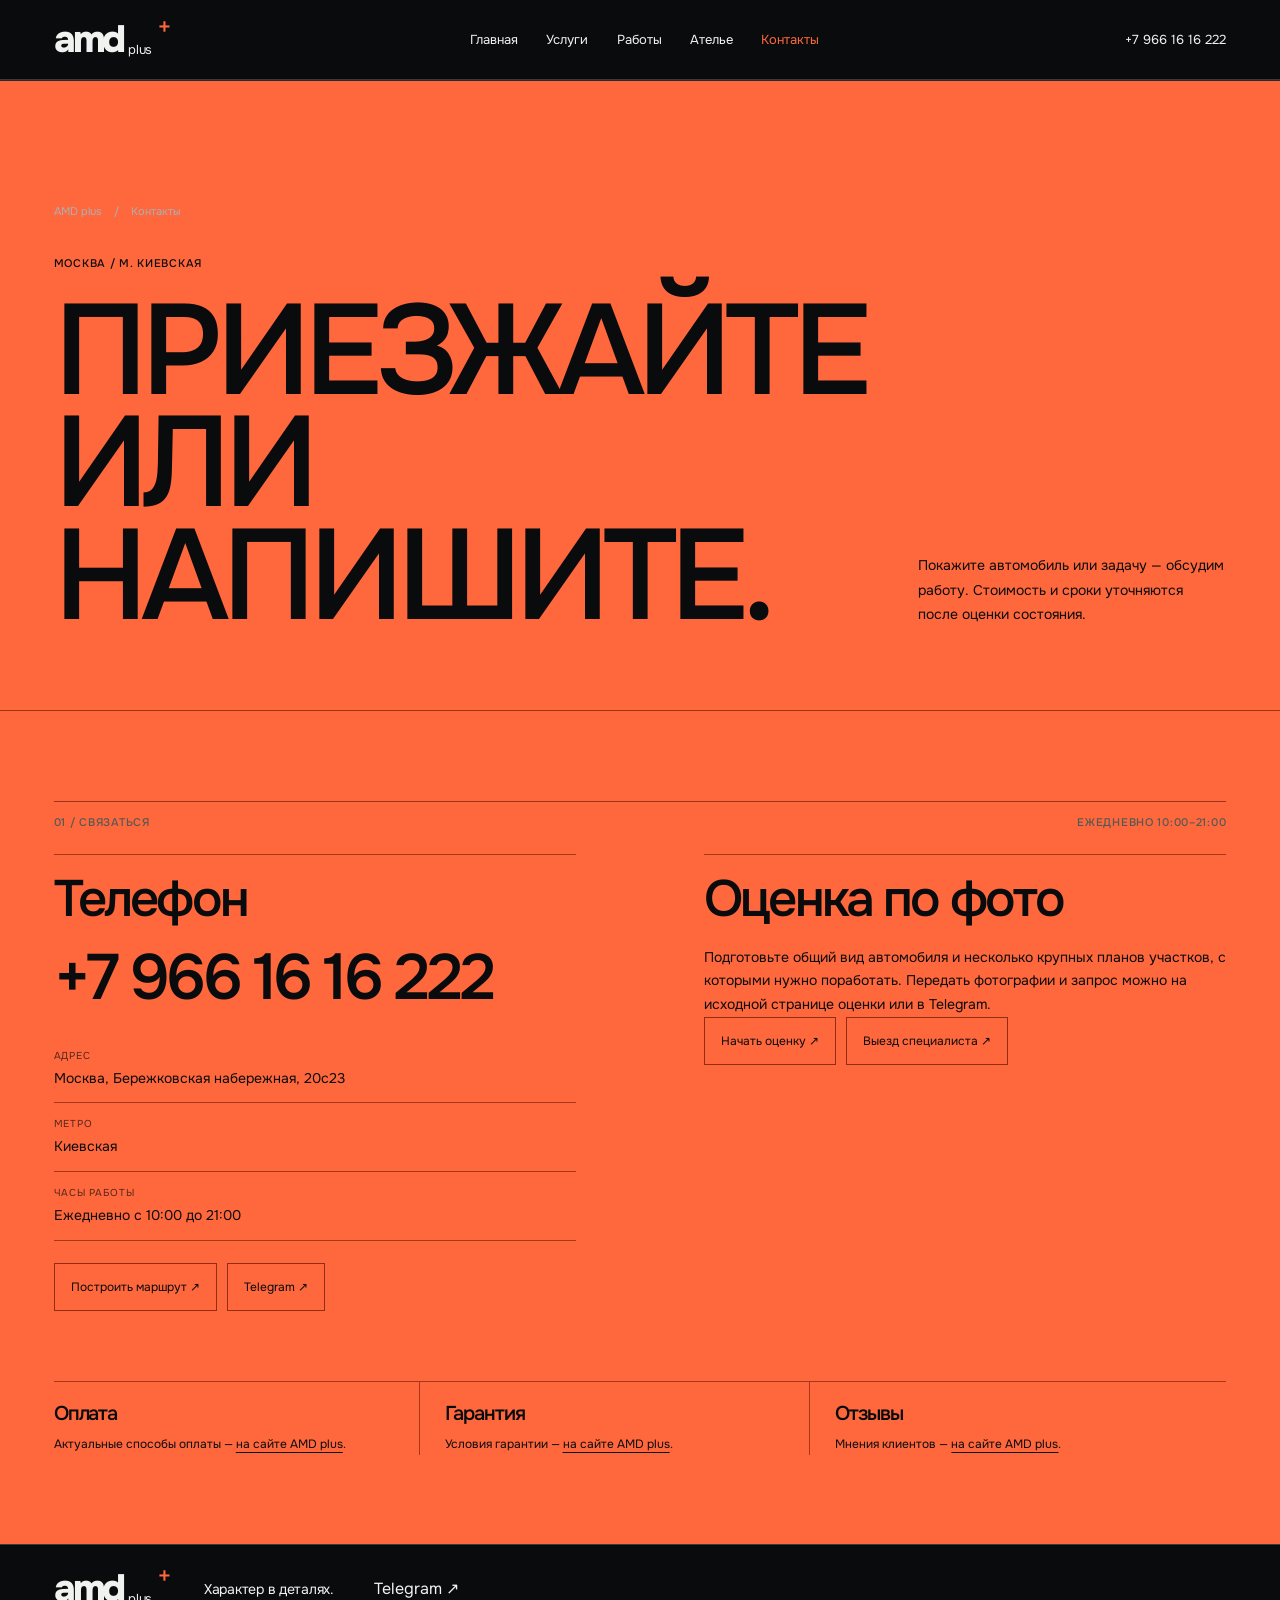
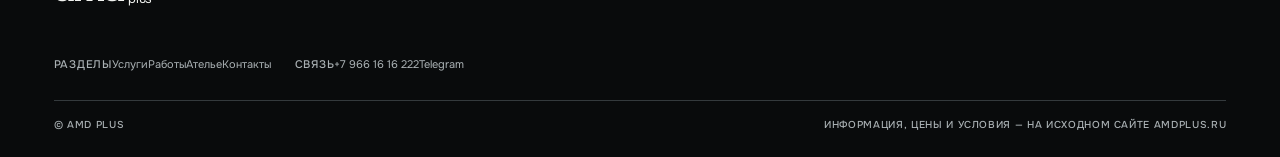
<file: contacts.html>
<!doctype html>
<html lang="ru">
<head>
  <meta charset="utf-8">
  <meta name="viewport" content="width=device-width, initial-scale=1">
  <meta name="theme-color" content="#090b0c">
  <meta name="description" content="Контакты AMD plus: Москва, Бережковская набережная, 20с23, м. Киевская. Телефон +7 966 16 16 222, ежедневно 10:00–21:00.">
  <title>Контакты — AMD plus</title>
  <link rel="preload" href="assets/fonts/onest-cyrillic.woff2" as="font" type="font/woff2" crossorigin>
  <link rel="stylesheet" href="styles.css">
  <link rel="stylesheet" href="pages.css">
  <script src="services.js" defer></script>
  <script src="app.js" defer></script>
</head>
<body class="page-shell page-contacts page-dialogs">
  <a class="skip-link" href="#main">Перейти к содержимому</a>
  <header class="site-header page-header" id="top">
    <a class="wordmark" href="index.html" aria-label="AMD plus — на главную">amd<span>plus</span><i aria-hidden="true">+</i></a>
    <nav id="site-nav" class="site-nav" aria-label="Основная навигация">
      <a href="index.html">Главная</a><a href="services.html">Услуги</a><a href="works.html">Работы</a><a href="atelier.html">Ателье</a><a href="contacts.html" aria-current="page">Контакты</a>
    </nav>
    <div class="header-actions"><a class="header-phone" href="tel:+79661616222">+7 966 16 16 222</a><button class="menu-toggle icon-button" type="button" data-menu-toggle aria-expanded="false" aria-controls="site-nav" aria-label="Меню"><span></span><span></span></button></div>
  </header>
  <main id="main" class="page-main">
    <section class="page-intro" aria-labelledby="page-title">
      <div class="breadcrumb"><a href="index.html">AMD plus</a><span aria-hidden="true">/</span><span>Контакты</span></div>
      <div class="page-intro-grid"><div><span class="page-kicker micro">Москва / м. Киевская</span><h1 id="page-title" class="page-title">Приезжайте<br>или напишите.</h1></div><p class="page-intro-copy">Покажите автомобиль или задачу — обсудим работу. Стоимость и сроки уточняются после оценки состояния.</p></div>
    </section>
    <section class="page-section contacts-practical" aria-labelledby="contacts-title">
      <div class="section-meta micro"><span>01 / Связаться</span><span>Ежедневно 10:00–21:00</span></div>
      <h2 id="contacts-title" class="visually-hidden">Контактная информация AMD plus</h2>
      <div class="contacts-grid-page" data-animate>
        <div class="contact-block-page">
          <h2>Телефон</h2>
          <address>
            <a class="contact-big-phone" href="tel:+79661616222">+7 966 16 16 222</a>
            <ul class="contact-meta-list">
              <li><span>Адрес</span>Москва, Бережковская набережная, 20с23</li>
              <li><span>Метро</span>Киевская</li>
              <li><span>Часы работы</span>Ежедневно с 10:00 до 21:00</li>
            </ul>
          </address>
          <div class="contact-actions-page">
            <a href="https://yandex.ru/maps/?text=Москва%2C%20Бережковская%20набережная%2C%2020с23" rel="noopener">Построить маршрут ↗</a>
            <a href="https://t.me/AMDplus_detailing" rel="noopener">Telegram ↗</a>
          </div>
        </div>
        <div class="contact-block-page">
          <h2>Оценка по фото</h2>
          <p>Подготовьте общий вид автомобиля и несколько крупных планов участков, с которыми нужно поработать. Передать фотографии и запрос можно на исходной странице оценки или в Telegram.</p>
          <div class="contact-actions-page">
            <a href="https://amdplus.ru/konsultaciya" data-estimate aria-haspopup="dialog">Начать оценку ↗</a>
            <a href="https://amdplus.ru/vyzov-mastera" rel="noopener">Выезд специалиста ↗</a>
          </div>
        </div>
      </div>
      <div class="contact-info-grid" data-animate data-animate-delay="1">
        <article><h3>Оплата</h3><p>Актуальные способы оплаты — <a href="https://amdplus.ru/sposoby-oplaty" rel="noopener">на сайте AMD plus</a>.</p></article>
        <article><h3>Гарантия</h3><p>Условия гарантии — <a href="https://amdplus.ru/garantiya" rel="noopener">на сайте AMD plus</a>.</p></article>
        <article><h3>Отзывы</h3><p>Мнения клиентов — <a href="https://amdplus.ru/otzyvy" rel="noopener">на сайте AMD plus</a>.</p></article>
      </div>
    </section>
  </main>
  <footer class="site-footer page-footer"><div class="footer-heading"><a class="wordmark" href="index.html">amd<span>plus</span><i aria-hidden="true">+</i></a><p>Характер в деталях.</p><a href="https://t.me/AMDplus_detailing" class="footer-social" rel="noopener">Telegram ↗</a></div><nav class="footer-links" aria-label="Ссылки AMD plus"><div><span class="micro">Разделы</span><a href="services.html">Услуги</a><a href="works.html">Работы</a><a href="atelier.html">Ателье</a><a href="contacts.html">Контакты</a></div><div><span class="micro">Связь</span><a href="tel:+79661616222">+7 966 16 16 222</a><a href="https://t.me/AMDplus_detailing" rel="noopener">Telegram</a></div></nav><div class="footer-bottom micro"><span>© AMD plus</span><span>Информация, цены и условия — на исходном сайте amdplus.ru</span></div></footer>
  <dialog id="estimate-dialog" class="estimate-dialog" aria-labelledby="estimate-title" aria-describedby="estimate-note"><button class="dialog-close icon-button" type="button" data-close-dialog aria-label="Закрыть оценку">×</button><span class="micro accent">Первый шаг / Оценка по фото</span><h2 id="estimate-title">Начнём с деталей.</h2><p id="estimate-note">Это локальный бриф: ничего не отправляется автоматически. Передайте задачу через исходную страницу оценки или Telegram.</p><label for="estimate-service">Что нужно сделать</label><select id="estimate-service"><option value="">Помогите определиться</option></select><label for="estimate-message">Коротко о задаче</label><textarea id="estimate-message" rows="3" placeholder="Модель автомобиля, состояние и что хочется изменить"></textarea><p class="estimate-summary" data-estimate-summary aria-live="polite">Подготовьте общий вид и крупные планы повреждений.</p><a id="estimate-handoff" class="button button-accent" href="https://amdplus.ru/konsultaciya" rel="noopener">Открыть исходную страницу оценки <span aria-hidden="true">↗</span></a><div class="dialog-links"><a href="https://t.me/AMDplus_detailing" rel="noopener">Написать в Telegram ↗</a><a href="tel:+79661616222">Позвонить в ателье ↗</a></div><p class="dialog-note">Это не форма отправки. Для передачи описания и фотографий используйте выбранный канал связи.</p></dialog>
  <div id="app-status" class="visually-hidden" role="status" aria-live="polite" aria-atomic="true"></div>
</body>
</html>
</file>
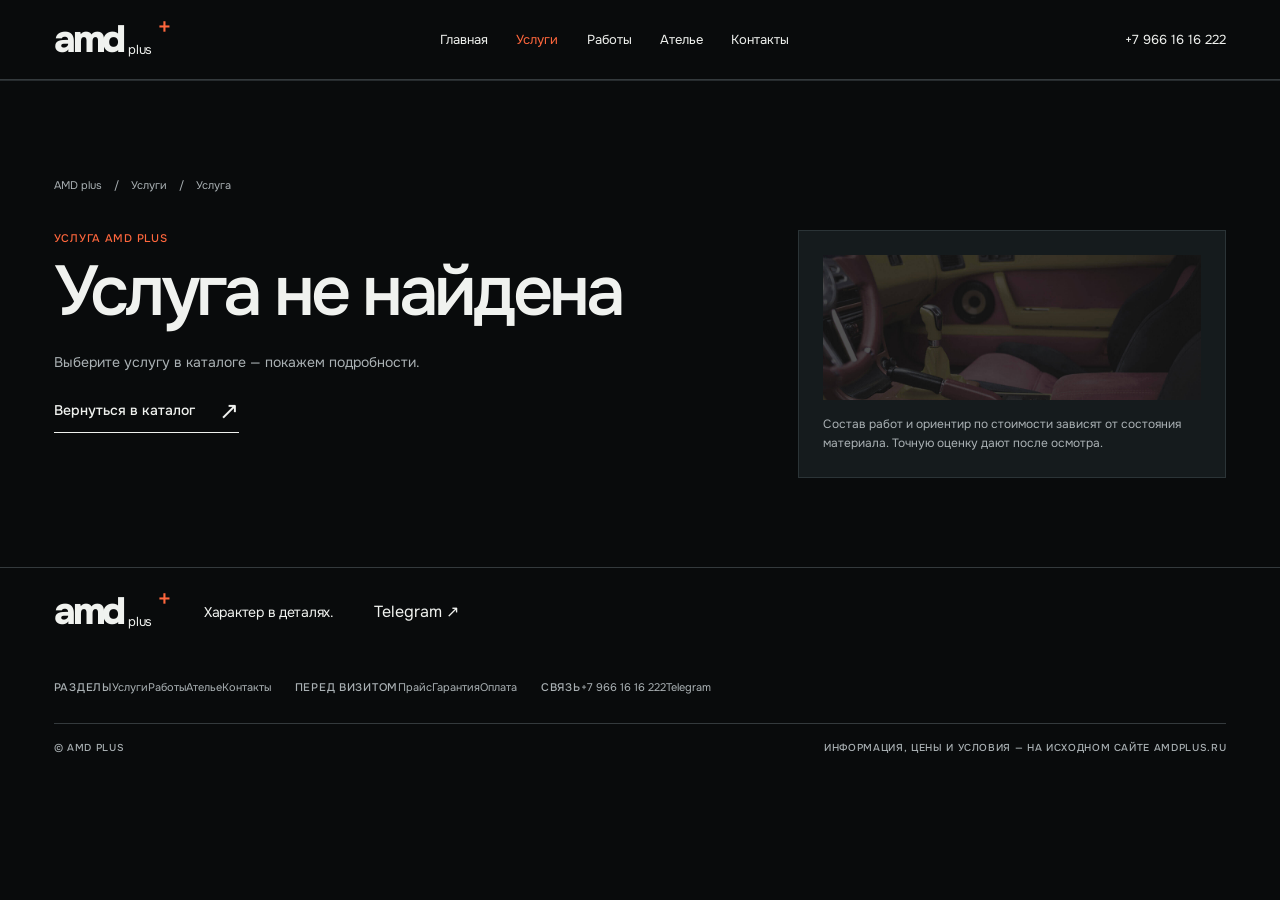
<file: service.html>
<!doctype html>
<html lang="ru">
<head>
  <meta charset="utf-8">
  <meta name="viewport" content="width=device-width, initial-scale=1">
  <meta name="theme-color" content="#090b0c">
  <meta name="description" content="Услуга AMD plus: описание, особенности работы и переход к оценке. Детейлинг, реставрация и тюнинг в Москве.">
  <title>Услуга — AMD plus</title>
  <link rel="preload" href="assets/fonts/onest-cyrillic.woff2" as="font" type="font/woff2" crossorigin>
  <link rel="stylesheet" href="styles.css">
  <link rel="stylesheet" href="pages.css">
  <script src="services.js" defer></script>
  <script src="app.js" defer></script>
</head>
<body class="page-shell page-case page-dialogs">
  <a class="skip-link" href="#main">Перейти к содержимому</a>
  <header class="site-header page-header" id="top">
    <a class="wordmark" href="index.html" aria-label="AMD plus — на главную">amd<span>plus</span><i aria-hidden="true">+</i></a>
    <nav id="site-nav" class="site-nav" aria-label="Основная навигация">
      <a href="index.html">Главная</a><a href="services.html" aria-current="page">Услуги</a><a href="works.html">Работы</a><a href="atelier.html">Ателье</a><a href="contacts.html">Контакты</a>
    </nav>
    <div class="header-actions"><button class="icon-button search-trigger" type="button" data-search-open aria-label="Поиск услуг" aria-haspopup="dialog"><svg viewBox="0 0 24 24" fill="none" aria-hidden="true"><circle cx="10.5" cy="10.5" r="6.5"/><path d="m16 16 5 5"/></svg></button><a class="header-phone" href="tel:+79661616222">+7 966 16 16 222</a><button class="menu-toggle icon-button" type="button" data-menu-toggle aria-expanded="false" aria-controls="site-nav" aria-label="Меню"><span></span><span></span></button></div>
  </header>
  <main id="main" class="page-main" data-service-page>
    <section class="page-section" aria-labelledby="page-service-title">
      <div class="breadcrumb"><a href="index.html">AMD plus</a><span aria-hidden="true">/</span><a href="services.html">Услуги</a><span aria-hidden="true">/</span><span id="page-service-category">Услуга</span></div>
      <div class="case-layout" data-animate>
        <div class="case-copy">
          <span class="page-kicker micro">Услуга AMD plus</span>
          <h1 id="page-service-title">Подробности услуги</h1>
          <p id="page-service-description"></p>
          <ul class="case-brief" id="page-service-details"></ul>
          <a id="page-service-estimate" class="button button-accent" href="https://amdplus.ru/konsultaciya" data-estimate aria-haspopup="dialog">Обсудить эту услугу <span aria-hidden="true">↗</span></a>
          <a id="page-service-source" class="text-link" href="https://amdplus.ru/price" rel="noopener">Открыть на исходном сайте <span aria-hidden="true">↗</span></a>
          <a class="text-link" data-service-fallback href="services.html" hidden>Вернуться в каталог <span aria-hidden="true">↗</span></a>
        </div>
        <aside class="case-media">
          <img src="assets/leather.jpg" width="1920" height="736" alt="Работа AMD plus с материалами автомобильного салона" loading="lazy">
          <figcaption>Состав работ и ориентир по стоимости зависят от состояния материала. Точную оценку дают после осмотра.</figcaption>
        </aside>
      </div>
    </section>
  </main>
  <footer class="site-footer page-footer"><div class="footer-heading"><a class="wordmark" href="index.html">amd<span>plus</span><i aria-hidden="true">+</i></a><p>Характер в деталях.</p><a href="https://t.me/AMDplus_detailing" class="footer-social" rel="noopener">Telegram ↗</a></div><nav class="footer-links" aria-label="Ссылки AMD plus"><div><span class="micro">Разделы</span><a href="services.html">Услуги</a><a href="works.html">Работы</a><a href="atelier.html">Ателье</a><a href="contacts.html">Контакты</a></div><div><span class="micro">Перед визитом</span><a href="https://amdplus.ru/price" rel="noopener">Прайс</a><a href="https://amdplus.ru/garantiya" rel="noopener">Гарантия</a><a href="https://amdplus.ru/sposoby-oplaty" rel="noopener">Оплата</a></div><div><span class="micro">Связь</span><a href="tel:+79661616222">+7 966 16 16 222</a><a href="https://t.me/AMDplus_detailing" rel="noopener">Telegram</a></div></nav><div class="footer-bottom micro"><span>© AMD plus</span><span>Информация, цены и условия — на исходном сайте amdplus.ru</span></div></footer>
  <dialog id="search-dialog" class="search-dialog" aria-labelledby="search-title"><button class="dialog-close icon-button" type="button" data-close-dialog aria-label="Закрыть поиск">×</button><span class="micro accent">AMD plus / Навигация</span><h2 id="search-title">Что ищем?</h2><label for="global-search">Название услуги или направление</label><input id="global-search" type="search" placeholder="Полировка, кожа, плёнка…" autocomplete="off"><div id="search-results" class="search-results" aria-live="polite"><p>Введите название услуги, чтобы найти её в каталоге.</p></div></dialog>
  <dialog id="estimate-dialog" class="estimate-dialog" aria-labelledby="estimate-title" aria-describedby="estimate-note"><button class="dialog-close icon-button" type="button" data-close-dialog aria-label="Закрыть оценку">×</button><span class="micro accent">Первый шаг / Оценка по фото</span><h2 id="estimate-title">Начнём с деталей.</h2><p id="estimate-note">Это локальный бриф: ничего не отправляется автоматически. Передайте задачу через исходную страницу оценки или Telegram.</p><label for="estimate-service">Что нужно сделать</label><select id="estimate-service"><option value="">Помогите определиться</option></select><label for="estimate-message">Коротко о задаче</label><textarea id="estimate-message" rows="3" placeholder="Модель автомобиля, состояние и что хочется изменить"></textarea><p class="estimate-summary" data-estimate-summary aria-live="polite">Подготовьте общий вид и крупные планы повреждений.</p><a id="estimate-handoff" class="button button-accent" href="https://amdplus.ru/konsultaciya" rel="noopener">Открыть исходную страницу оценки <span aria-hidden="true">↗</span></a><div class="dialog-links"><a href="https://t.me/AMDplus_detailing" rel="noopener">Написать в Telegram ↗</a><a href="tel:+79661616222">Позвонить в ателье ↗</a></div><p class="dialog-note">Это не форма отправки. Для передачи описания и фотографий используйте выбранный канал связи.</p></dialog>
  <div id="app-status" class="visually-hidden" role="status" aria-live="polite" aria-atomic="true"></div>
</body>
</html>
</file>
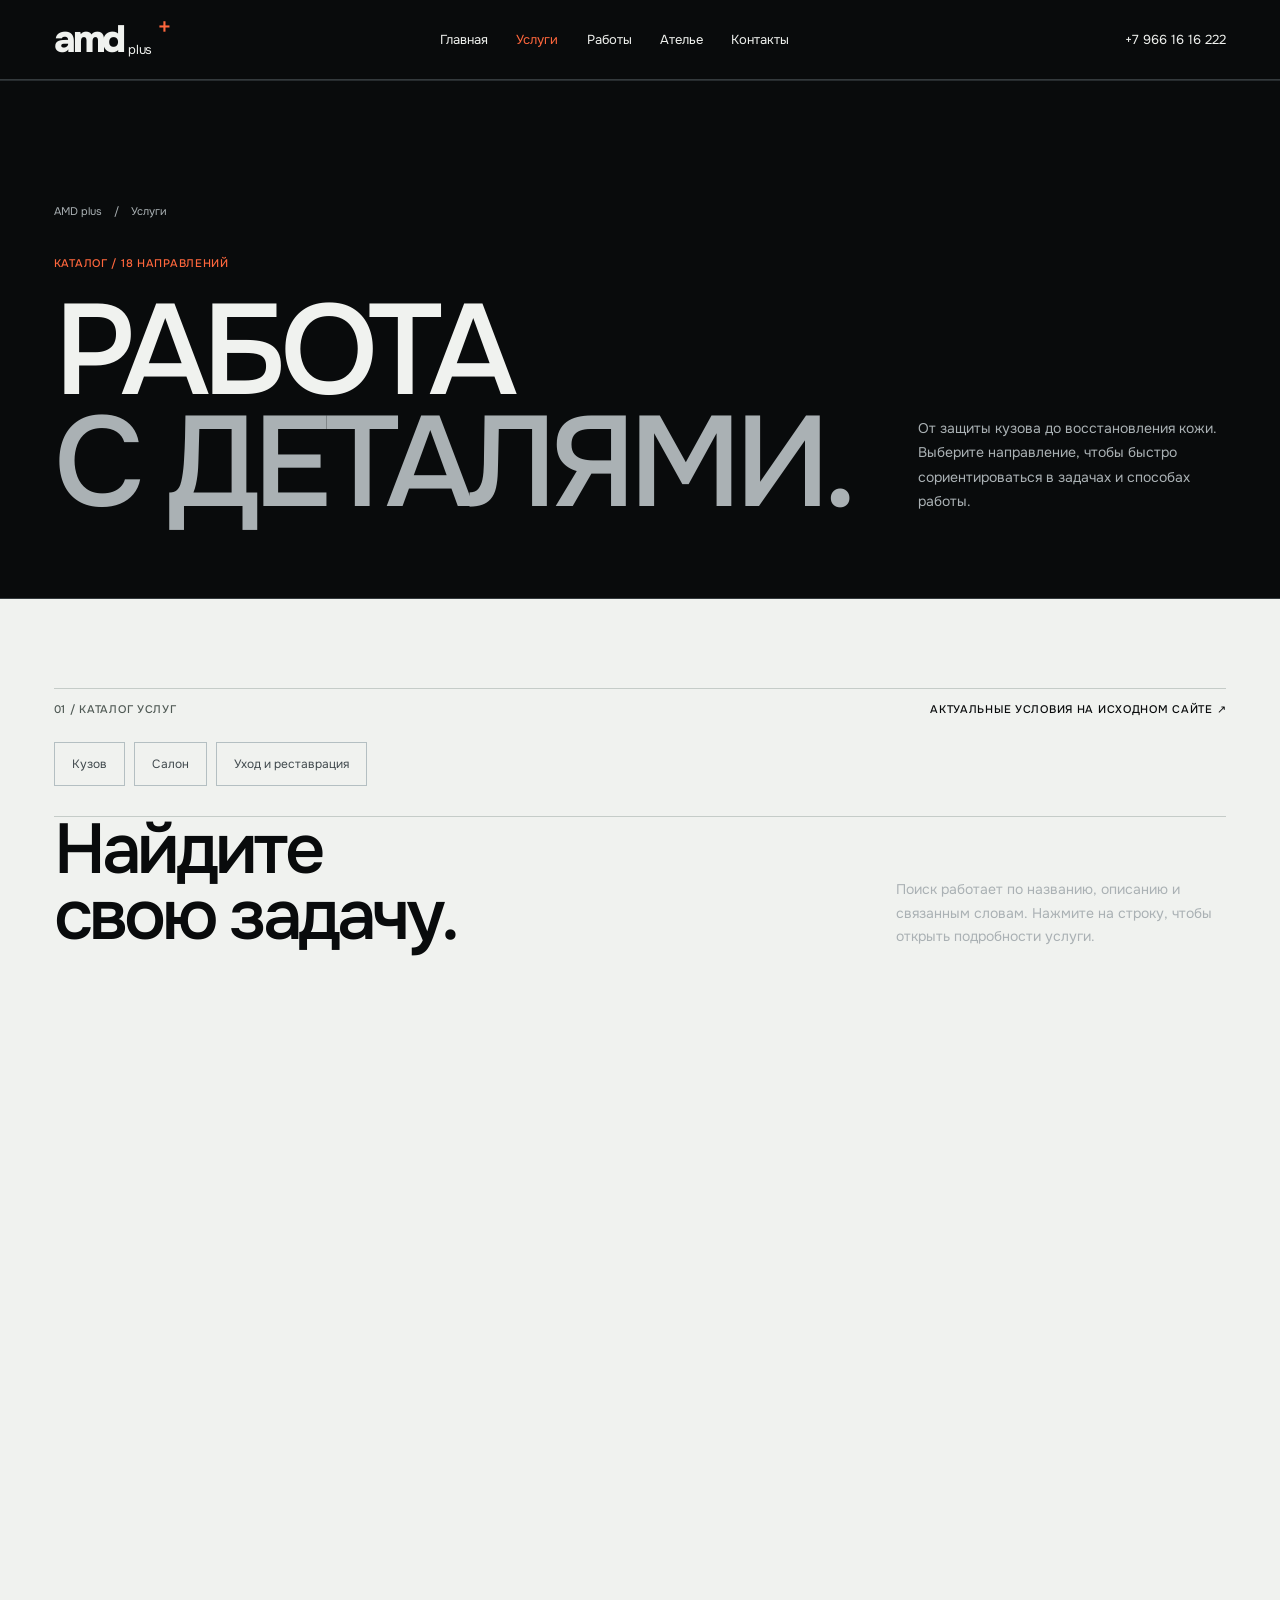
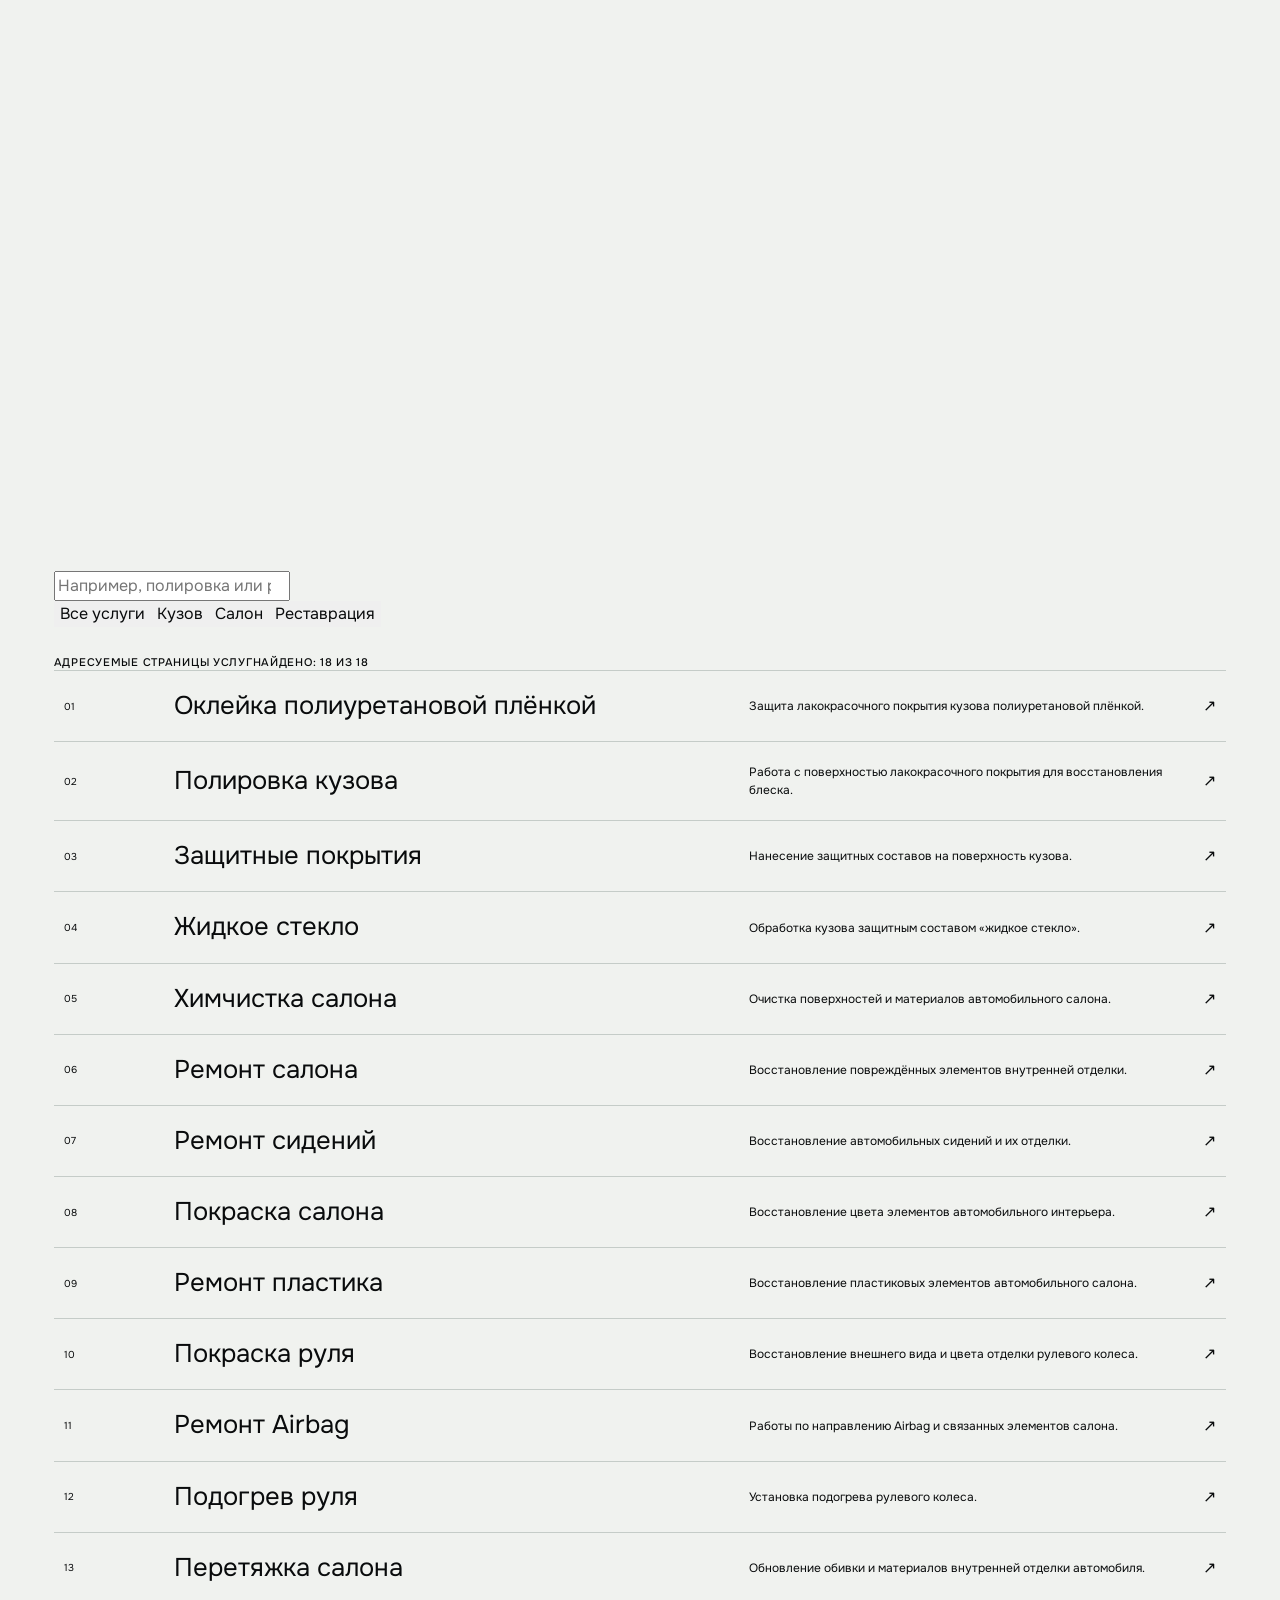
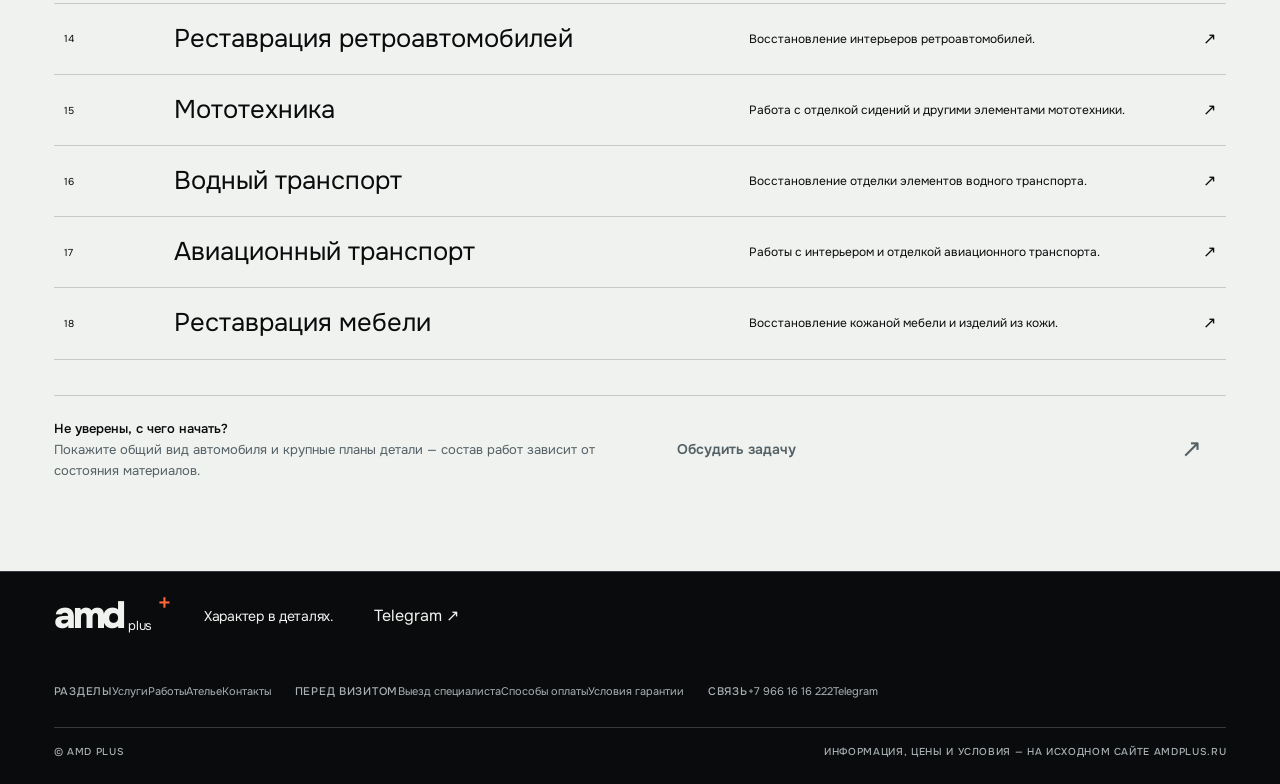
<file: services.html>
<!doctype html>
<html lang="ru">
<head>
  <meta charset="utf-8">
  <meta name="viewport" content="width=device-width, initial-scale=1">
  <meta name="theme-color" content="#090b0c">
  <meta name="description" content="Каталог услуг AMD plus: детейлинг, защита кузова, восстановление салона и реставрация.">
  <title>Услуги — AMD plus</title>
  <link rel="preload" href="assets/fonts/onest-cyrillic.woff2" as="font" type="font/woff2" crossorigin>
  <link rel="stylesheet" href="styles.css">
  <link rel="stylesheet" href="pages.css">
  <script src="services.js" defer></script>
  <script src="app.js" defer></script>
</head>
<body class="page-shell page-services">
  <a class="skip-link" href="#main">Перейти к содержимому</a>
  <header class="site-header page-header" id="top">
    <a class="wordmark" href="index.html" aria-label="AMD plus — на главную">amd<span>plus</span><i aria-hidden="true">+</i></a>
    <nav id="site-nav" class="site-nav" aria-label="Основная навигация">
      <a href="index.html">Главная</a><a href="services.html" aria-current="page">Услуги</a><a href="works.html">Работы</a><a href="atelier.html">Ателье</a><a href="contacts.html">Контакты</a>
    </nav>
    <div class="header-actions"><button class="icon-button search-trigger" type="button" data-search-open aria-label="Поиск услуг" aria-haspopup="dialog"><svg viewBox="0 0 24 24" fill="none" aria-hidden="true"><circle cx="10.5" cy="10.5" r="6.5"/><path d="m16 16 5 5"/></svg></button><a class="header-phone" href="tel:+79661616222">+7 966 16 16 222</a><button class="menu-toggle icon-button" type="button" data-menu-toggle aria-expanded="false" aria-controls="site-nav" aria-label="Меню"><span></span><span></span></button></div>
  </header>
  <main id="main" class="page-main">
    <section class="page-intro" aria-labelledby="page-title"><div class="breadcrumb"><a href="index.html">AMD plus</a><span aria-hidden="true">/</span><span>Услуги</span></div><div class="page-intro-grid"><div><span class="page-kicker micro">Каталог / 18 направлений</span><h1 id="page-title" class="page-title">Работа<br><span class="muted">с деталями.</span></h1></div><p class="page-intro-copy">От защиты кузова до восстановления кожи. Выберите направление, чтобы быстро сориентироваться в задачах и способах работы.</p></div></section>
    <section class="page-section catalog-page-section" aria-labelledby="catalog-title">
      <div class="section-meta micro"><span>01 / Каталог услуг</span><a href="https://amdplus.ru/price" rel="noopener">Актуальные условия на исходном сайте ↗</a></div>
      <div class="catalog-jumps" data-animate aria-label="Разделы каталога"><a id="body" href="#body" data-category-link="body">Кузов</a><a id="interior" href="#interior" data-category-link="interior">Салон</a><a id="care" href="#care" data-category-link="care">Уход и реставрация</a></div>
      <div class="page-section-heading"><div><h2 id="catalog-title">Найдите<br>свою задачу.</h2></div><p>Поиск работает по названию, описанию и связанным словам. Нажмите на строку, чтобы открыть подробности услуги.</p></div>
      <div class="catalog-controls" data-animate><div class="catalog-search"><label class="visually-hidden" for="catalog-search">Найти услугу в каталоге</label><svg viewBox="0 0 24 24" fill="none" aria-hidden="true"><circle cx="10.5" cy="10.5" r="6.5"/><path d="m16 16 5 5"/></svg><input id="catalog-search" type="search" placeholder="Например, полировка или ремонт кожи" autocomplete="off"></div><div class="category-filters" role="group" aria-label="Фильтр услуг по направлению"><button type="button" data-category="all" aria-pressed="true" class="is-active">Все услуги</button><button type="button" data-category="body" aria-pressed="false">Кузов</button><button type="button" data-category="interior" aria-pressed="false">Салон</button><button type="button" data-category="restoration" aria-pressed="false">Реставрация</button></div></div>
      <div class="catalog-label micro"><span>Адресуемые страницы услуг</span><span id="catalog-count" aria-live="polite">18 услуг</span></div>
      <div id="catalog-grid" class="catalog-grid" data-animate data-animate-delay="1">
        <a class="service-card" data-service-id="polyurethane-film" href="service.html?id=polyurethane-film"><span class="service-card-number">01 / Кузов</span><span class="service-card-title">Оклейка полиуретановой плёнкой</span><span class="service-card-description">Защита лакокрасочного покрытия кузова полиуретановой плёнкой.</span><span class="service-card-arrow" aria-hidden="true">↗</span></a>
        <a class="service-card" data-service-id="polishing" href="service.html?id=polishing"><span class="service-card-number">02 / Кузов</span><span class="service-card-title">Полировка кузова</span><span class="service-card-description">Работа с поверхностью лакокрасочного покрытия для восстановления блеска.</span><span class="service-card-arrow" aria-hidden="true">↗</span></a>
        <a class="service-card" data-service-id="protective-coatings" href="service.html?id=protective-coatings"><span class="service-card-number">03 / Кузов</span><span class="service-card-title">Защитные покрытия</span><span class="service-card-description">Нанесение защитных составов на поверхность кузова.</span><span class="service-card-arrow" aria-hidden="true">↗</span></a>
        <a class="service-card" data-service-id="liquid-glass" href="service.html?id=liquid-glass"><span class="service-card-number">04 / Кузов</span><span class="service-card-title">Жидкое стекло</span><span class="service-card-description">Обработка кузова защитным составом «жидкое стекло».</span><span class="service-card-arrow" aria-hidden="true">↗</span></a>
        <a class="service-card" data-service-id="interior-cleaning" href="service.html?id=interior-cleaning"><span class="service-card-number">05 / Салон</span><span class="service-card-title">Химчистка салона</span><span class="service-card-description">Очистка поверхностей и материалов автомобильного салона.</span><span class="service-card-arrow" aria-hidden="true">↗</span></a>
        <a class="service-card" data-service-id="interior-repair" href="service.html?id=interior-repair"><span class="service-card-number">06 / Салон</span><span class="service-card-title">Ремонт салона</span><span class="service-card-description">Восстановление повреждённых элементов внутренней отделки.</span><span class="service-card-arrow" aria-hidden="true">↗</span></a>
        <a class="service-card" data-service-id="seat-repair" href="service.html?id=seat-repair"><span class="service-card-number">07 / Салон</span><span class="service-card-title">Ремонт сидений</span><span class="service-card-description">Восстановление автомобильных сидений и их отделки.</span><span class="service-card-arrow" aria-hidden="true">↗</span></a>
        <a class="service-card" data-service-id="interior-painting" href="service.html?id=interior-painting"><span class="service-card-number">08 / Салон</span><span class="service-card-title">Покраска салона</span><span class="service-card-description">Восстановление цвета элементов автомобильного интерьера.</span><span class="service-card-arrow" aria-hidden="true">↗</span></a>
        <a class="service-card" data-service-id="plastic-repair" href="service.html?id=plastic-repair"><span class="service-card-number">09 / Салон</span><span class="service-card-title">Ремонт пластика</span><span class="service-card-description">Восстановление пластиковых элементов автомобильного салона.</span><span class="service-card-arrow" aria-hidden="true">↗</span></a>
        <a class="service-card" data-service-id="steering-wheel-painting" href="service.html?id=steering-wheel-painting"><span class="service-card-number">10 / Салон</span><span class="service-card-title">Покраска руля</span><span class="service-card-description">Восстановление внешнего вида и цвета отделки рулевого колеса.</span><span class="service-card-arrow" aria-hidden="true">↗</span></a>
        <a class="service-card" data-service-id="airbag-repair" href="service.html?id=airbag-repair"><span class="service-card-number">11 / Салон</span><span class="service-card-title">Ремонт Airbag</span><span class="service-card-description">Работы по направлению Airbag и связанных элементов салона.</span><span class="service-card-arrow" aria-hidden="true">↗</span></a>
        <a class="service-card" data-service-id="heated-steering-wheel" href="service.html?id=heated-steering-wheel"><span class="service-card-number">12 / Салон</span><span class="service-card-title">Подогрев руля</span><span class="service-card-description">Установка подогрева рулевого колеса.</span><span class="service-card-arrow" aria-hidden="true">↗</span></a>
        <a class="service-card" data-service-id="reupholstery" href="service.html?id=reupholstery"><span class="service-card-number">13 / Реставрация</span><span class="service-card-title">Перетяжка салона</span><span class="service-card-description">Обновление обивки и материалов внутренней отделки автомобиля.</span><span class="service-card-arrow" aria-hidden="true">↗</span></a>
        <a class="service-card" data-service-id="retro-restoration" href="service.html?id=retro-restoration"><span class="service-card-number">14 / Реставрация</span><span class="service-card-title">Реставрация ретроавтомобилей</span><span class="service-card-description">Восстановление интерьеров ретроавтомобилей.</span><span class="service-card-arrow" aria-hidden="true">↗</span></a>
        <a class="service-card" data-service-id="motorcycles" href="service.html?id=motorcycles"><span class="service-card-number">15 / Реставрация</span><span class="service-card-title">Мототехника</span><span class="service-card-description">Работа с отделкой сидений и другими элементами мототехники.</span><span class="service-card-arrow" aria-hidden="true">↗</span></a>
        <a class="service-card" data-service-id="watercraft" href="service.html?id=watercraft"><span class="service-card-number">16 / Реставрация</span><span class="service-card-title">Водный транспорт</span><span class="service-card-description">Восстановление отделки элементов водного транспорта.</span><span class="service-card-arrow" aria-hidden="true">↗</span></a>
        <a class="service-card" data-service-id="aircraft" href="service.html?id=aircraft"><span class="service-card-number">17 / Реставрация</span><span class="service-card-title">Авиационный транспорт</span><span class="service-card-description">Работы с интерьером и отделкой авиационного транспорта.</span><span class="service-card-arrow" aria-hidden="true">↗</span></a>
        <a class="service-card" data-service-id="furniture" href="service.html?id=furniture"><span class="service-card-number">18 / Реставрация</span><span class="service-card-title">Реставрация мебели</span><span class="service-card-description">Восстановление кожаной мебели и изделий из кожи.</span><span class="service-card-arrow" aria-hidden="true">↗</span></a>
      </div>
      <p class="catalog-empty" id="catalog-empty" hidden>Ничего не найдено. Попробуйте другое название или выберите «Все услуги».</p>
      <div class="catalog-note"><p><strong>Не уверены, с чего начать?</strong><br>Покажите общий вид автомобиля и крупные планы детали — состав работ зависит от состояния материалов.</p><a class="button button-dark" href="https://amdplus.ru/konsultaciya" data-estimate>Обсудить задачу <span aria-hidden="true">↗</span></a></div>
    </section>
  </main>
  <footer class="site-footer page-footer"><div class="footer-heading"><a class="wordmark" href="index.html">amd<span>plus</span><i aria-hidden="true">+</i></a><p>Характер в деталях.</p><a href="https://t.me/AMDplus_detailing" class="footer-social" rel="noopener">Telegram ↗</a></div><nav class="footer-links" aria-label="Ссылки AMD plus"><div><span class="micro">Разделы</span><a href="services.html">Услуги</a><a href="works.html">Работы</a><a href="atelier.html">Ателье</a><a href="contacts.html">Контакты</a></div><div><span class="micro">Перед визитом</span><a href="https://amdplus.ru/vyzov-mastera" rel="noopener">Выезд специалиста</a><a href="https://amdplus.ru/sposoby-oplaty" rel="noopener">Способы оплаты</a><a href="https://amdplus.ru/garantiya" rel="noopener">Условия гарантии</a></div><div><span class="micro">Связь</span><a href="tel:+79661616222">+7 966 16 16 222</a><a href="https://t.me/AMDplus_detailing" rel="noopener">Telegram</a></div></nav><div class="footer-bottom micro"><span>© AMD plus</span><span>Информация, цены и условия — на исходном сайте amdplus.ru</span></div></footer>
  <dialog id="search-dialog" class="search-dialog" aria-labelledby="search-title"><button class="dialog-close icon-button" type="button" data-close-dialog aria-label="Закрыть поиск">×</button><span class="micro accent">AMD plus / Навигация</span><h2 id="search-title">Что ищем?</h2><label for="global-search">Название услуги или направление</label><input id="global-search" type="search" placeholder="Полировка, кожа, плёнка…" autocomplete="off"><div id="search-results" class="search-results" aria-live="polite"><p>Введите название услуги, чтобы найти её в каталоге.</p></div></dialog>
  <dialog id="estimate-dialog" class="estimate-dialog" aria-labelledby="estimate-title" aria-describedby="estimate-note"><button class="dialog-close icon-button" type="button" data-close-dialog aria-label="Закрыть оценку">×</button><span class="micro accent">Первый шаг / Оценка по фото</span><h2 id="estimate-title">Начнём<br>с деталей.</h2><p id="estimate-note">Это локальный бриф: ничего не отправляется автоматически. Передайте задачу через исходную страницу оценки или Telegram.</p><label for="estimate-service">Что нужно сделать</label><select id="estimate-service"><option value="">Помогите определиться</option></select><label for="estimate-message">Коротко о задаче</label><textarea id="estimate-message" rows="3" placeholder="Модель автомобиля, состояние и что хочется изменить"></textarea><p class="estimate-summary" data-estimate-summary aria-live="polite">Подготовьте общий вид и крупные планы повреждений.</p><a id="estimate-handoff" class="button button-accent" href="https://amdplus.ru/konsultaciya" rel="noopener">Открыть исходную страницу оценки <span aria-hidden="true">↗</span></a><div class="dialog-links"><a href="https://t.me/AMDplus_detailing" rel="noopener">Написать в Telegram ↗</a><a href="tel:+79661616222">Позвонить в ателье ↗</a></div><p class="dialog-note">Это не форма отправки. Для передачи описания и фотографий используйте выбранный канал связи.</p></dialog>
  <dialog id="service-dialog" class="service-dialog" aria-labelledby="service-title"><button class="dialog-close icon-button" type="button" data-close-dialog aria-label="Закрыть услугу">×</button><span class="micro accent">AMD plus / Услуга</span><h2 id="service-title">Подробности услуги</h2><p id="service-description"></p><div id="service-details" class="service-details"></div><a id="service-estimate" class="button button-accent" href="https://amdplus.ru/konsultaciya" data-estimate rel="noopener">Обсудить эту услугу <span aria-hidden="true">↗</span></a><a id="service-source" class="text-link" href="https://amdplus.ru/price" rel="noopener">Услуга на исходном сайте ↗</a></dialog>
  <dialog id="work-dialog" class="work-dialog" aria-labelledby="work-title"><button class="dialog-close icon-button" type="button" data-close-dialog aria-label="Закрыть фотографию">×</button><span class="micro accent">Из архива AMD plus</span><h2 id="work-title">Работа ателье</h2><figure><img id="work-image" src="assets/prado.jpg" width="900" height="1000" alt="Работа ателье AMD plus"><figcaption id="work-caption">Фотография из архива работ.</figcaption></figure></dialog>
  <div id="app-status" class="visually-hidden" role="status" aria-live="polite" aria-atomic="true"></div>
</body>
</html>
</file>
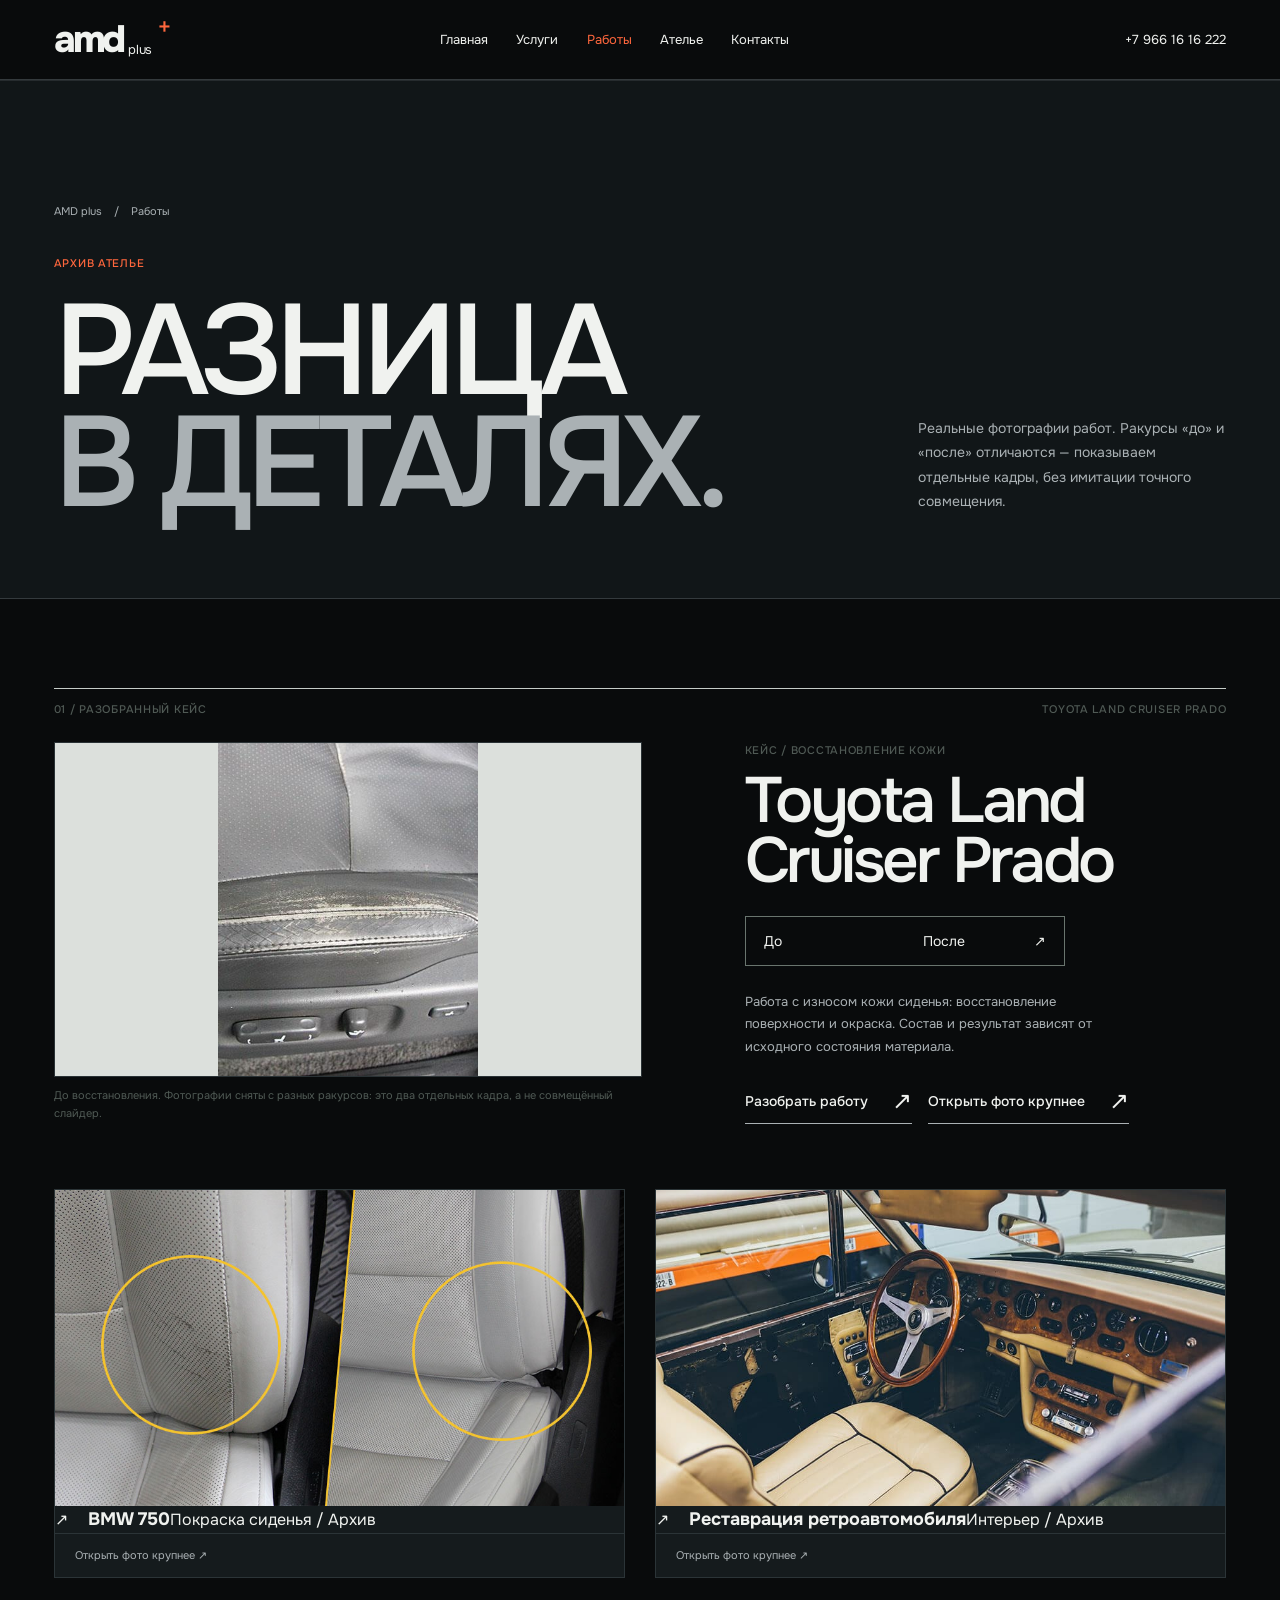
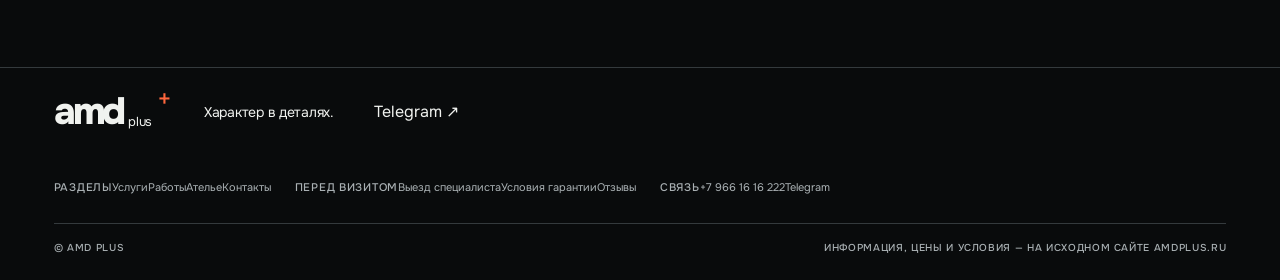
<file: works.html>
<!doctype html>
<html lang="ru">
<head>
  <meta charset="utf-8">
  <meta name="viewport" content="width=device-width, initial-scale=1">
  <meta name="theme-color" content="#090b0c">
  <meta name="description" content="Работы AMD plus: восстановление кожи салона и реставрация интерьеров. Реальные фотографии из архива ателье.">
  <title>Работы — AMD plus</title>
  <link rel="preload" href="assets/fonts/onest-cyrillic.woff2" as="font" type="font/woff2" crossorigin>
  <link rel="stylesheet" href="styles.css">
  <link rel="stylesheet" href="pages.css">
  <script src="services.js" defer></script>
  <script src="app.js" defer></script>
</head>
<body class="page-shell page-works page-dialogs">
  <a class="skip-link" href="#main">Перейти к содержимому</a>
  <header class="site-header page-header" id="top">
    <a class="wordmark" href="index.html" aria-label="AMD plus — на главную">amd<span>plus</span><i aria-hidden="true">+</i></a>
    <nav id="site-nav" class="site-nav" aria-label="Основная навигация">
      <a href="index.html">Главная</a><a href="services.html">Услуги</a><a href="works.html" aria-current="page">Работы</a><a href="atelier.html">Ателье</a><a href="contacts.html">Контакты</a>
    </nav>
    <div class="header-actions"><button class="icon-button search-trigger" type="button" data-search-open aria-label="Поиск услуг" aria-haspopup="dialog"><svg viewBox="0 0 24 24" fill="none" aria-hidden="true"><circle cx="10.5" cy="10.5" r="6.5"/><path d="m16 16 5 5"/></svg></button><a class="header-phone" href="tel:+79661616222">+7 966 16 16 222</a><button class="menu-toggle icon-button" type="button" data-menu-toggle aria-expanded="false" aria-controls="site-nav" aria-label="Меню"><span></span><span></span></button></div>
  </header>
  <main id="main" class="page-main">
    <section class="page-intro" aria-labelledby="page-title">
      <div class="breadcrumb"><a href="index.html">AMD plus</a><span aria-hidden="true">/</span><span>Работы</span></div>
      <div class="page-intro-grid"><div><span class="page-kicker micro">Архив ателье</span><h1 id="page-title" class="page-title">Разница<br><span class="muted">в деталях.</span></h1></div><p class="page-intro-copy">Реальные фотографии работ. Ракурсы «до» и «после» отличаются — показываем отдельные кадры, без имитации точного совмещения.</p></div>
    </section>
    <section class="page-section" aria-labelledby="case-lead-title">
      <div class="section-meta micro"><span>01 / Разобранный кейс</span><span>Toyota Land Cruiser Prado</span></div>
      <h2 id="case-lead-title" class="visually-hidden">Восстановление кожи сиденья Toyota Land Cruiser Prado</h2>
      <div class="work-result" data-animate>
        <figure class="result-figure">
          <div class="result-frame"><img id="result-image" src="assets/prado-before.jpg" alt="До восстановления: потёртости на коже сиденья Toyota Land Cruiser Prado" width="450" height="500"></div>
          <figcaption id="result-caption" aria-live="polite">До восстановления. Фотографии сняты с разных ракурсов: это два отдельных кадра, а не совмещённый слайдер.</figcaption>
        </figure>
        <div class="result-copy">
          <span class="micro">Кейс / Восстановление кожи</span>
          <h2>Toyota Land Cruiser Prado</h2>
          <div class="result-toggle" role="group" aria-label="Состояние сиденья на фотографии">
            <button class="is-active" type="button" data-work-state="before" aria-pressed="true" aria-controls="result-image result-caption">До</button>
            <button type="button" data-work-state="after" aria-pressed="false" aria-controls="result-image result-caption">После <span aria-hidden="true">↗</span></button>
          </div>
          <p>Работа с износом кожи сиденья: восстановление поверхности и окраска. Состав и результат зависят от исходного состояния материала.</p>
          <div class="work-route-actions">
            <a class="text-link" href="case.html?work=prado">Разобрать работу <span aria-hidden="true">↗</span></a>
            <a class="text-link work-enlarge" href="assets/prado.jpg" data-work="prado" aria-haspopup="dialog">Открыть фото крупнее <span aria-hidden="true">↗</span></a>
          </div>
        </div>
      </div>
      <div class="work-archive-addressable" data-animate data-animate-delay="1">
        <div class="work-route-card">
          <a href="case.html?work=bmw"><span class="work-card-image"><img src="assets/bmw.jpg" width="900" height="500" loading="lazy" alt="Архивная фотография восстановления кожаного сиденья BMW 750"><span class="image-arrow" aria-hidden="true">↗</span></span><span class="work-card-caption"><strong>BMW 750</strong><span>Покраска сиденья / Архив</span></span></a>
          <button class="lightbox-trigger" type="button" data-work="bmw" aria-haspopup="dialog">Открыть фото крупнее ↗</button>
        </div>
        <div class="work-route-card">
          <a href="case.html?work=retro"><span class="work-card-image"><img src="assets/retro.jpg" width="900" height="500" loading="lazy" alt="Классический автомобиль: кожаный салон и деревянная приборная панель"><span class="image-arrow" aria-hidden="true">↗</span></span><span class="work-card-caption"><strong>Реставрация ретроавтомобиля</strong><span>Интерьер / Архив</span></span></a>
          <button class="lightbox-trigger" type="button" data-work="retro" aria-haspopup="dialog">Открыть фото крупнее ↗</button>
        </div>
      </div>
    </section>
  </main>
  <footer class="site-footer page-footer"><div class="footer-heading"><a class="wordmark" href="index.html">amd<span>plus</span><i aria-hidden="true">+</i></a><p>Характер в деталях.</p><a href="https://t.me/AMDplus_detailing" class="footer-social" rel="noopener">Telegram ↗</a></div><nav class="footer-links" aria-label="Ссылки AMD plus"><div><span class="micro">Разделы</span><a href="services.html">Услуги</a><a href="works.html">Работы</a><a href="atelier.html">Ателье</a><a href="contacts.html">Контакты</a></div><div><span class="micro">Перед визитом</span><a href="https://amdplus.ru/vyzov-mastera" rel="noopener">Выезд специалиста</a><a href="https://amdplus.ru/garantiya" rel="noopener">Условия гарантии</a><a href="https://amdplus.ru/otzyvy" rel="noopener">Отзывы</a></div><div><span class="micro">Связь</span><a href="tel:+79661616222">+7 966 16 16 222</a><a href="https://t.me/AMDplus_detailing" rel="noopener">Telegram</a></div></nav><div class="footer-bottom micro"><span>© AMD plus</span><span>Информация, цены и условия — на исходном сайте amdplus.ru</span></div></footer>
  <dialog id="search-dialog" class="search-dialog" aria-labelledby="search-title"><button class="dialog-close icon-button" type="button" data-close-dialog aria-label="Закрыть поиск">×</button><span class="micro accent">AMD plus / Навигация</span><h2 id="search-title">Что ищем?</h2><label for="global-search">Название услуги или направление</label><input id="global-search" type="search" placeholder="Полировка, кожа, плёнка…" autocomplete="off"><div id="search-results" class="search-results" aria-live="polite"><p>Введите название услуги, чтобы найти её в каталоге.</p></div></dialog>
  <dialog id="work-dialog" class="work-dialog" aria-labelledby="work-title"><button class="dialog-close icon-button" type="button" data-close-dialog aria-label="Закрыть фотографию">×</button><span class="micro accent">Из архива AMD plus</span><h2 id="work-title">Работа ателье</h2><figure><img id="work-image" src="assets/prado.jpg" width="900" height="500" alt="Работа ателье AMD plus"><figcaption id="work-caption">Фотография из архива работ.</figcaption></figure></dialog>
  <div id="app-status" class="visually-hidden" role="status" aria-live="polite" aria-atomic="true"></div>
</body>
</html>
</file>
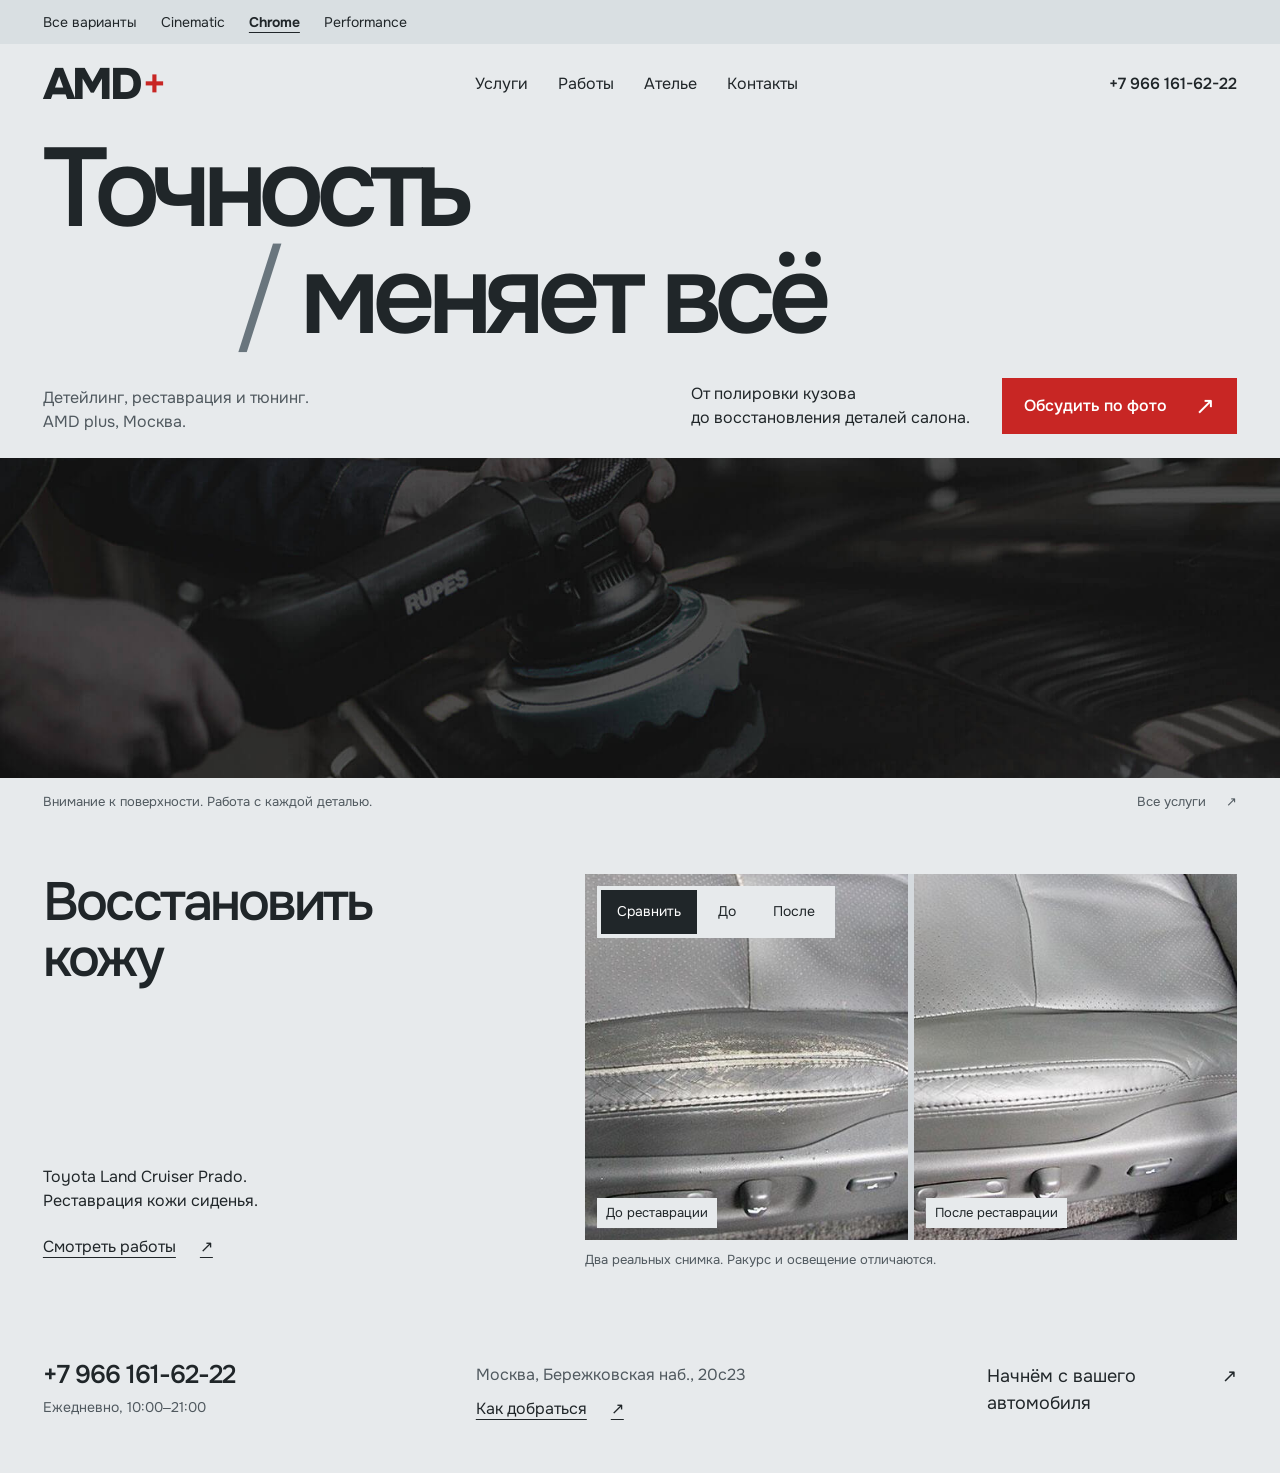
<file: concepts/chrome.html>
<!doctype html>
<html lang="ru">
<head>
  <meta charset="utf-8">
  <meta name="viewport" content="width=device-width, initial-scale=1">
  <meta name="theme-color" content="#e7eaec">
  <title>Chrome Atelier — AMD plus</title>
  <meta name="description" content="AMD plus — детейлинг, реставрация и тюнинг в Москве. Бережковская набережная, 20с23. Обсудите задачу по фото.">
  <link rel="preload" href="../assets/fonts/onest-cyrillic.woff2" as="font" type="font/woff2" crossorigin>
  <link rel="stylesheet" href="chrome.css">
  <script src="chrome.js" defer></script>
</head>
<body>
  <nav aria-label="Варианты дизайна" class="concept-switch">
    <a href="index.html">Все варианты</a>
    <a href="cinematic.html">Cinematic</a>
    <a href="chrome.html" aria-current="page">Chrome</a>
    <a href="performance.html">Performance</a>
  </nav>
  <a class="skip-link" href="#main">К содержанию</a>
  <header class="site-header page-width" data-intro>
    <a class="brand" href="chrome.html" aria-label="AMD plus — главная">AMD<span>+</span></a>
    <nav class="site-nav" aria-label="Основная навигация">
      <a href="../services.html">Услуги</a>
      <a href="../works.html">Работы</a>
      <a href="../atelier.html">Ателье</a>
      <a href="../contacts.html">Контакты</a>
    </nav>
    <a class="header-phone" href="tel:+79661616222">+7 966 161-62-22</a>
  </header>
  <main id="main">
    <section class="hero" aria-labelledby="hero-title">
      <div class="page-width hero-heading">
        <h1 id="hero-title"><span data-intro>Точность</span><span data-intro><i aria-hidden="true">/</i> меняет всё</span></h1>
        <div class="hero-support">
          <p data-intro>Детейлинг, реставрация и тюнинг. <br>AMD plus, Москва.</p>
          <div class="hero-action" data-intro>
            <p>От полировки кузова <br>до восстановления деталей салона.</p>
            <a class="button button-red" href="https://amdplus.ru/konsultaciya">Обсудить по фото <span aria-hidden="true">↗</span></a>
          </div>
        </div>
      </div>
      <figure class="hero-figure" data-intro>
        <div class="photo-window">
          <img class="hero-photo" src="../assets/polish.jpg" width="1920" height="736" alt="Мастер полирует чёрный кузов: инструмент и отражения на поверхности" fetchpriority="high" decoding="async">
        </div>
        <figcaption class="page-width"><span>Внимание к поверхности. Работа с каждой деталью.</span><a href="../services.html">Все услуги <span aria-hidden="true">↗</span></a></figcaption>
      </figure>
    </section>
    <section class="work page-width" aria-labelledby="work-title" data-intro>
      <div class="work-heading">
        <h2 id="work-title">Восстановить <br>кожу</h2>
        <div class="work-description"><p>Toyota Land Cruiser Prado. <br>Реставрация кожи сиденья.</p><a class="text-link" href="../works.html">Смотреть работы <span aria-hidden="true">↗</span></a></div>
      </div>
      <div class="work-viewer">
        <div class="viewer-controls" aria-label="Показать фотографии Prado" hidden>
          <button type="button" data-view="both" aria-pressed="true">Сравнить</button>
          <button type="button" data-view="before" aria-pressed="false">До</button>
          <button type="button" data-view="after" aria-pressed="false">После</button>
        </div>
        <div class="work-photos" id="prado-photos" data-view="both">
          <figure class="work-shot shot-before"><img src="../assets/prado-before.jpg" width="390" height="500" alt="До реставрации: потёртости и трещины на боковой части кожаного сиденья Prado" loading="lazy" decoding="async"><figcaption>До реставрации</figcaption></figure>
          <figure class="work-shot shot-after"><img src="../assets/prado-after.jpg" width="390" height="500" alt="После реставрации: восстановленная поверхность боковой части сиденья Prado" loading="lazy" decoding="async"><figcaption>После реставрации</figcaption></figure>
        </div>
        <p class="photo-note" role="status" aria-live="polite">Два реальных снимка. Ракурс и освещение отличаются.</p>
      </div>
    </section>
  </main>
  <footer class="site-footer page-width" data-intro>
    <div><a class="footer-phone" href="tel:+79661616222">+7 966 161-62-22</a><p>Ежедневно, 10:00–21:00</p></div>
    <div class="footer-address"><p>Москва, Бережковская наб., 20с23</p><a class="text-link" href="../contacts.html">Как добраться <span aria-hidden="true">↗</span></a></div>
    <a class="footer-consult" href="https://amdplus.ru/konsultaciya">Начнём с вашего автомобиля <span aria-hidden="true">↗</span></a>
  </footer>
</body>
</html>
</file>
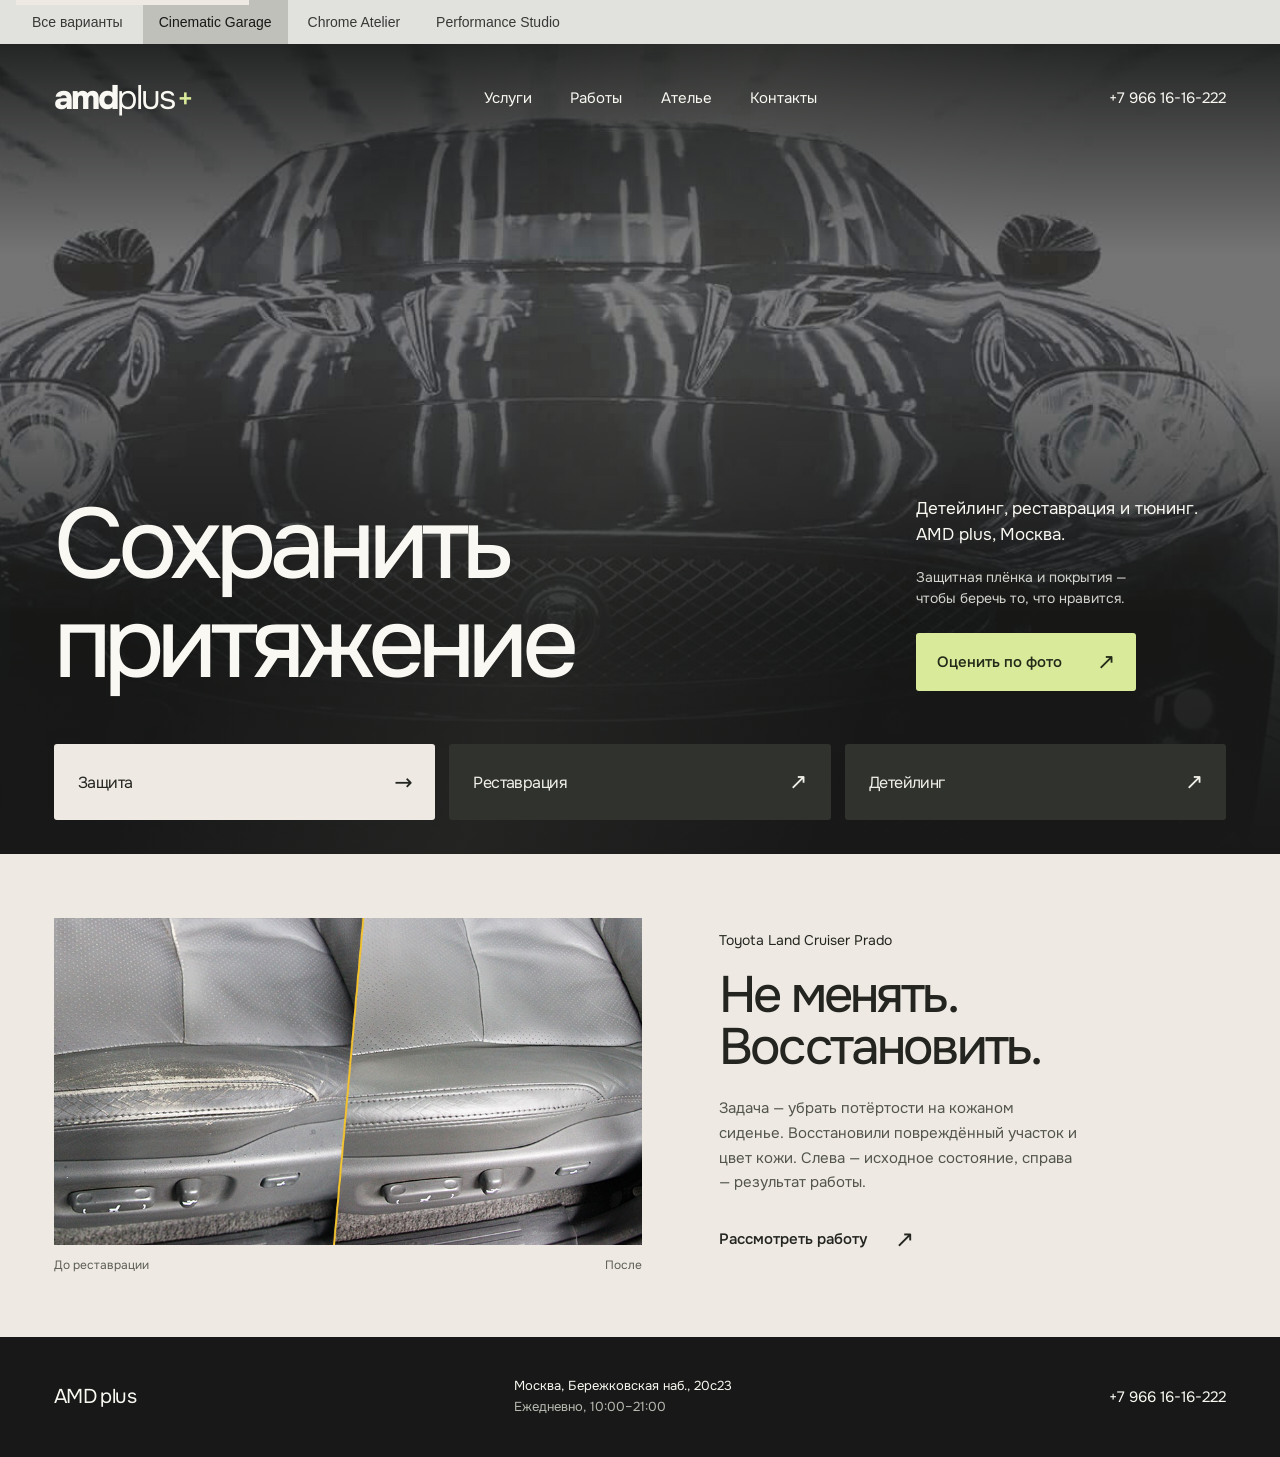
<file: concepts/cinematic.html>
<!doctype html>
<html lang="ru">
<head>
  <meta charset="utf-8">
  <meta name="viewport" content="width=device-width, initial-scale=1">
  <meta name="theme-color" content="#171817">
  <meta name="description" content="AMD plus — детейлинг, реставрация и тюнинг в Москве. Оценка вашей задачи по фото.">
  <title>Cinematic Garage — AMD plus</title>
  <link rel="preload" href="../assets/fonts/onest-cyrillic.woff2" as="font" type="font/woff2" crossorigin>
  <link rel="preload" href="../assets/hero.jpg" as="image">
  <link rel="stylesheet" href="cinematic.css">
  <script src="cinematic.js" defer></script>
</head>
<body class="cinematic-garage">
  <nav aria-label="Варианты дизайна" class="concept-switch">
    <a href="index.html">Все варианты</a>
    <a href="cinematic.html" aria-current="page">Cinematic Garage</a>
    <a href="chrome.html">Chrome Atelier</a>
    <a href="performance.html">Performance Studio</a>
  </nav>
  <a class="skip-link" href="#main">Перейти к содержимому</a>
  <main id="main">
    <section class="garage-scene" aria-labelledby="scene-title">
      <div class="scene-photograph" aria-hidden="true">
        <img id="scene-image" src="../assets/hero.jpg" alt="" width="1920" height="736" fetchpriority="high">
      </div>
      <div class="scene-shade" aria-hidden="true"></div>
      <div class="travelling-light" aria-hidden="true"></div>
      <header class="garage-header">
        <a class="garage-brand" href="../index.html" aria-label="AMD plus — главная">amd<span>plus</span><b aria-hidden="true">+</b></a>
        <nav class="garage-nav" aria-label="Основная навигация">
          <a href="../services.html">Услуги</a>
          <a href="../works.html">Работы</a>
          <a href="../atelier.html">Ателье</a>
          <a href="../contacts.html">Контакты</a>
        </nav>
        <a class="header-phone" href="tel:+79661616222">+7 966 16-16-222</a>
      </header>
      <div class="scene-story">
        <h1 id="scene-title">Сохранить<br>притяжение</h1>
        <div class="scene-introduction">
          <p class="company-description">Детейлинг, реставрация и тюнинг.<br>AMD plus, Москва.</p>
          <p class="scene-context" id="scene-context">Защитная плёнка и покрытия —<br>чтобы беречь то, что нравится.</p>
          <a class="estimate-link" href="https://amdplus.ru/konsultaciya">Оценить по фото <span aria-hidden="true">↗</span></a>
        </div>
      </div>
      <div class="scene-controls" role="group" aria-label="Выберите направление работ">
        <button type="button" class="scene-button is-selected" data-scene="protection" aria-pressed="true" aria-controls="scene-image scene-context">Защита <span aria-hidden="true">↗</span></button>
        <button type="button" class="scene-button" data-scene="restoration" aria-pressed="false" aria-controls="scene-image scene-context">Реставрация <span aria-hidden="true">↗</span></button>
        <button type="button" class="scene-button" data-scene="detailing" aria-pressed="false" aria-controls="scene-image scene-context">Детейлинг <span aria-hidden="true">↗</span></button>
      </div>
      <p class="visually-hidden" id="scene-status" role="status" aria-live="polite" aria-atomic="true"></p>
    </section>
    <section class="garage-case" aria-labelledby="case-title">
      <figure class="case-photograph">
        <img src="../assets/prado.jpg" width="900" height="500" loading="lazy" alt="Кожа сиденья Toyota Prado: слева потёртости на боковой поддержке, справа результат реставрации">
        <figcaption><span>До реставрации</span><span>После</span></figcaption>
      </figure>
      <div class="case-story">
        <p class="case-model">Toyota Land Cruiser Prado</p>
        <h2 id="case-title">Не менять.<br>Восстановить.</h2>
        <p>Задача — убрать потёртости на кожаном сиденье. Восстановили повреждённый участок и цвет кожи. Слева — исходное состояние, справа — результат работы.</p>
        <a class="case-link" href="../case.html?work=prado">Рассмотреть работу <span aria-hidden="true">↗</span></a>
      </div>
    </section>
  </main>
  <footer class="garage-footer">
    <a class="footer-name" href="../index.html">AMD plus</a>
    <a class="footer-address" href="../contacts.html">Москва, Бережковская наб., 20с23<span>Ежедневно, 10:00–21:00</span></a>
    <a class="footer-phone" href="tel:+79661616222">+7 966 16-16-222</a>
  </footer>
</body>
</html>
</file>
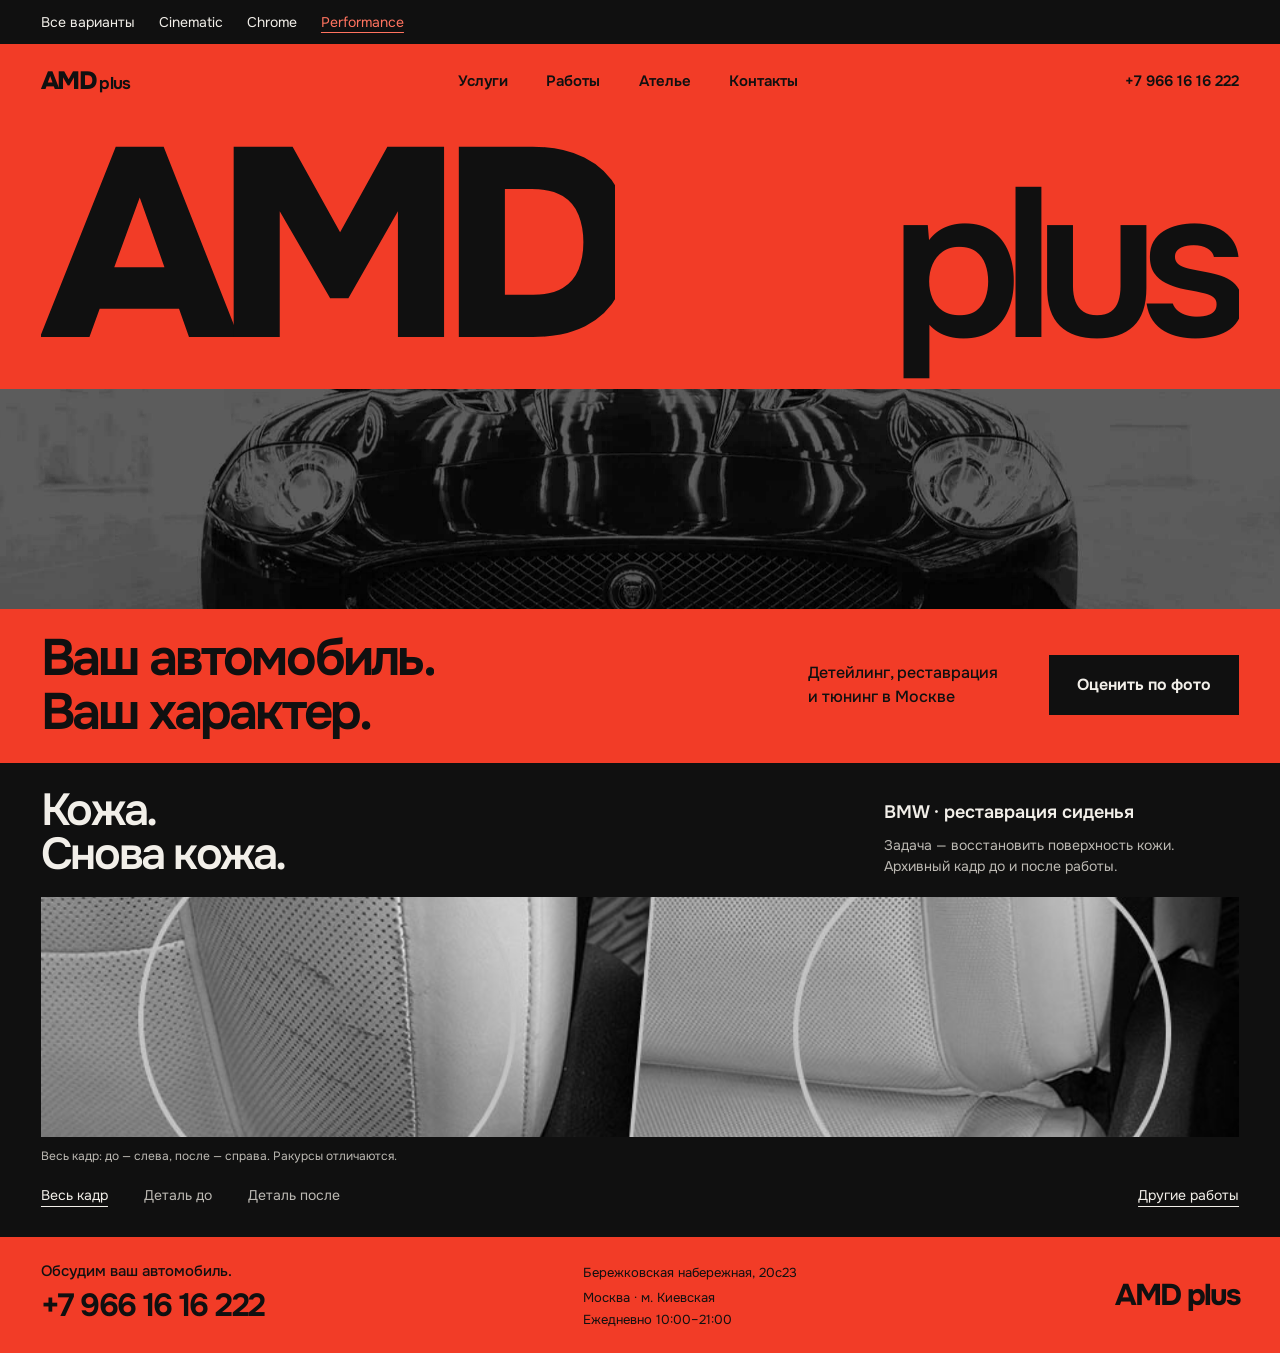
<file: concepts/performance.html>
<!doctype html>
<html lang="ru">
<head>
  <meta charset="utf-8">
  <meta name="viewport" content="width=device-width, initial-scale=1">
  <meta name="theme-color" content="#f23c27">
  <meta name="description" content="AMD plus — детейлинг, реставрация и тюнинг в Москве. Performance Studio: характер в каждой детали.">
  <title>Performance Studio — AMD plus</title>
  <link rel="preload" href="../assets/fonts/onest-cyrillic.woff2" as="font" type="font/woff2" crossorigin>
  <link rel="preload" href="../assets/fonts/onest-latin.woff2" as="font" type="font/woff2" crossorigin>
  <link rel="stylesheet" href="performance.css">
  <script src="performance.js" defer></script>
</head>
<body>
  <a class="skip-link" href="#main">К содержимому</a>
  <nav aria-label="Варианты дизайна" class="concept-switch">
    <a href="index.html">Все варианты</a>
    <a href="cinematic.html">Cinematic</a>
    <a href="chrome.html">Chrome</a>
    <a href="performance.html" aria-current="page">Performance</a>
  </nav>
  <header class="site-header">
    <a class="brand" href="../index.html" aria-label="AMD plus — главная">AMD<span>plus</span></a>
    <nav class="site-nav" aria-label="Основная навигация">
      <a href="../services.html">Услуги</a>
      <a href="../works.html">Работы</a>
      <a href="../atelier.html">Ателье</a>
      <a href="../contacts.html">Контакты</a>
    </nav>
    <a class="header-phone" href="tel:+79661616222">+7 966 16 16 222</a>
  </header>
  <main id="main">
    <section class="hero" aria-labelledby="hero-title">
      <div class="hero-wordmark" aria-hidden="true"><span class="word-mask"><span class="enter-word">AMD</span></span><span class="word-mask word-plus"><span class="enter-word">plus</span></span></div>
      <figure class="hero-band">
        <img src="../assets/hero.jpg" width="1920" height="736" alt="Jaguar в ателье: отражения света подчёркивают линии чёрного кузова" fetchpriority="high">
      </figure>
      <div class="hero-message">
        <h1 id="hero-title"><span class="word-mask"><span class="enter-word">Ваш автомобиль.</span></span><span class="word-mask"><span class="enter-word">Ваш характер.</span></span></h1>
        <div class="hero-action">
          <p>Детейлинг, реставрация<br class="desktop-break"> и тюнинг в Москве</p>
          <a class="primary-cta" href="https://amdplus.ru/konsultaciya">Оценить по фото</a>
        </div>
      </div>
    </section>
    <section class="case-section" aria-labelledby="case-title">
      <div class="case-heading">
        <h2 id="case-title">Кожа.<br>Снова кожа.</h2>
        <div class="case-description"><h3>BMW · реставрация сиденья</h3><p>Задача — восстановить поверхность кожи.<br>Архивный кадр до и после работы.</p></div>
      </div>
      <figure class="case-figure">
        <div class="case-frame" id="case-frame" data-view="full"><img src="../assets/bmw.jpg" width="900" height="500" loading="lazy" alt="BMW: слева потёртости на коже сиденья, справа поверхность после реставрации; зоны отмечены на архивной фотографии"></div>
        <figcaption id="case-caption" aria-live="polite">Весь кадр: до — слева, после — справа. Ракурсы отличаются.</figcaption>
      </figure>
      <div class="case-bottom">
        <div class="crop-controls" role="group" aria-label="Масштаб архивной фотографии" hidden>
          <button type="button" data-crop="full" aria-pressed="true" aria-controls="case-frame">Весь кадр</button>
          <button type="button" data-crop="before" aria-pressed="false" aria-controls="case-frame">Деталь до</button>
          <button type="button" data-crop="after" aria-pressed="false" aria-controls="case-frame">Деталь после</button>
        </div>
        <a class="works-link" href="../works.html">Другие работы</a>
      </div>
    </section>
  </main>
  <footer class="site-footer">
    <a class="footer-phone" href="tel:+79661616222">Обсудим ваш автомобиль.<span>+7 966 16 16 222</span></a>
    <address><a href="../contacts.html">Бережковская набережная, 20с23</a><span>Москва · м. Киевская</span><span>Ежедневно 10:00–21:00</span></address>
    <a class="footer-brand" href="../index.html" aria-label="AMD plus — главная">AMD plus</a>
  </footer>
</body>
</html>
</file>
<file: styles.css>
@font-face{font-family:Onest;src:url('assets/fonts/onest-cyrillic.woff2') format('woff2');font-style:normal;font-weight:100 900;font-display:swap;unicode-range:U+0400-052F,U+2116}
@font-face{font-family:Onest;src:url('assets/fonts/onest-latin.woff2') format('woff2');font-style:normal;font-weight:100 900;font-display:swap;unicode-range:U+0000-024F,U+2000-206F,U+20AC,U+2122,U+2190-21FF}
:root{--ink:#090b0c;--paper:#f0f2ef;--accent:#ff673d;--muted:#aab1b4;--line:#343a3d;--light-line:#c5ccc8;--light-muted:#505a55;--gutter:clamp(20px,4.2vw,80px);--section:clamp(36px,4.4vw,64px);--ease:cubic-bezier(.2,.7,.2,1)}
*{box-sizing:border-box}
html{scroll-behavior:smooth;scroll-padding-top:24px}
body{margin:0;background:var(--ink);color:var(--paper);font-family:Onest,Arial,sans-serif;font-size:16px;line-height:1.5;-webkit-font-smoothing:antialiased}
html.has-modal,body:has(dialog[open]){overflow:hidden}
::selection{color:var(--ink);background:var(--accent)}
a{color:inherit;text-decoration:none}
button,input,select,textarea{font:inherit}
button,a,input,select,textarea{-webkit-tap-highlight-color:transparent}
button{color:inherit;cursor:pointer;border:0;border-radius:0}
button:disabled{cursor:not-allowed;opacity:.5}
img{display:block;max-width:100%;height:auto}
figure,p,h1,h2,h3,dl,dd{margin:0}
figure{min-width:0}
address{font-style:normal}
h1,h2,h3{font-weight:550;letter-spacing:-.055em;line-height:1.02;text-wrap:balance}
h2{font-size:clamp(36px,4.5vw,68px)}
[hidden]{display:none!important}
:focus-visible{outline:3px solid var(--accent);outline-offset:5px}
.case :focus-visible,dialog:not(.work-dialog) :focus-visible{outline-color:#a92d0b}
.visually-hidden{position:absolute!important;width:1px;height:1px;padding:0;margin:-1px;overflow:hidden;clip-path:inset(50%);white-space:nowrap;border:0}
.skip-link{position:fixed;top:12px;left:20px;z-index:100;background:var(--paper);color:var(--ink);padding:14px 20px;transform:translateY(-180%)}
.skip-link:focus{transform:translateY(0)}
.micro{font-size:11px;font-weight:500;line-height:1.5;letter-spacing:.065em;text-transform:uppercase}
.accent{color:var(--accent)}
.section-pad{padding:var(--section) var(--gutter)}
.button{display:inline-flex;align-items:center;justify-content:space-between;gap:32px;min-height:56px;padding:16px 24px;font-size:14px;font-weight:600;line-height:1.4;max-width:100%;text-align:left;transition:background .2s}
.button span{font-size:25px;font-weight:400;line-height:1}
.button-accent{background:var(--accent);color:var(--ink)}
.button-accent:hover{background:#ff8869}
.text-link{display:inline-flex;align-items:center;justify-content:space-between;gap:24px;min-height:44px;border-bottom:1px solid currentColor;font-size:14px;font-weight:500;background:transparent;padding:8px 0;text-align:left;transition:color .2s}
.text-link span{font-size:24px;line-height:1}
.text-link:hover{color:var(--accent)}
.case .text-link:hover{color:#a92d0b}
.icon-button{width:44px;height:44px;display:inline-flex;justify-content:center;align-items:center;background:transparent;flex-shrink:0}
.site-header{position:relative;z-index:20;display:flex;align-items:center;justify-content:space-between;gap:24px;height:80px;padding:0 var(--gutter);border-bottom:1px solid var(--line);background:var(--ink)}
.wordmark{position:relative;display:inline-flex;align-items:baseline;font-weight:800;font-size:38px;line-height:1;letter-spacing:-.085em;flex-shrink:0;padding-right:12px}
.wordmark>span{font-weight:400;font-size:13px;letter-spacing:-.02em;align-self:flex-end;margin:0 0 3px 5px}
.wordmark>i{font-size:27px;line-height:1;font-style:normal;color:var(--accent);position:absolute;right:-5px;top:-7px;font-weight:400}
.site-nav{display:flex;align-items:center;gap:clamp(18px,2.2vw,36px)}
.site-nav a{font-size:13px;min-height:44px;display:flex;align-items:center;transition:color .2s}
.site-nav a:hover,.header-phone:hover,.footer-primary a:hover,.footer-links a:hover,.back-top:hover{color:var(--accent)}
.header-actions{display:flex;align-items:center;gap:16px}
.header-phone{font-size:13px;white-space:nowrap;min-height:44px;display:flex;align-items:center}
.menu-toggle{display:none;flex-direction:column;gap:6px}
.menu-toggle span{width:22px;height:1px;background:currentColor;transition:transform .2s}
.menu-toggle[aria-expanded="true"] span:first-child{transform:translateY(3.5px) rotate(45deg)}
.menu-toggle[aria-expanded="true"] span:last-child{transform:translateY(-3.5px) rotate(-45deg)}
/* Text and image occupy separate grid rows: the vehicle never masks the title. */
.hero{display:grid;grid-template-rows:auto auto minmax(160px,1fr) auto;height:88svh;min-height:620px;max-height:920px;padding:0 var(--gutter);background:var(--ink)}
.hero-topline{display:flex;justify-content:space-between;gap:20px;padding-top:18px;color:var(--muted)}
.hero-lead{display:grid;grid-template-columns:1.4fr 1fr;align-items:end;gap:40px;padding-top:24px;padding-bottom:8px;position:relative;z-index:1}
.hero h1{font-size:clamp(72px,7.4vw,116px);line-height:.94;font-weight:600;letter-spacing:-.065em}
.hero-lead>p{justify-self:end;max-width:370px;font-size:clamp(14px,1.2vw,18px);line-height:1.55;padding-bottom:4px}
.hero-lead>p>span{display:block;color:var(--muted);font-size:13px;line-height:1.6;margin-top:12px}
.hero-photo{position:relative;overflow:hidden;margin-inline:calc(-1 * var(--gutter));min-height:0;isolation:isolate}
.hero-photo img{width:100%;height:100%;object-fit:cover;object-position:50% 48%;filter:brightness(1.3) contrast(1.12)}
.hero-photo:after{content:"";position:absolute;inset:0;pointer-events:none;background:linear-gradient(180deg,var(--ink),transparent 19%,transparent 82%,var(--ink))}
.hero-photo figcaption{position:absolute;bottom:14px;left:var(--gutter);z-index:1;background:var(--ink);padding:6px 10px;color:var(--muted);font-size:9px}
.hero-bottom{display:flex;align-items:center;justify-content:space-between;gap:32px;padding:18px 0 22px}
.hero-actions{display:flex;align-items:center;gap:32px}
.hero-actions .button{min-width:240px}
.hero-location{display:flex;flex-direction:column;align-items:flex-end;gap:4px;font-size:11px;color:var(--muted);line-height:1.6}
/* One real project, on a contrasting editorial surface. */
.case{background:var(--paper);color:var(--ink)}
.section-meta{display:flex;justify-content:space-between;gap:24px;color:var(--light-muted);border-top:1px solid var(--light-line);padding-top:12px;margin-bottom:24px}
.section-heading{display:flex;align-items:flex-end;justify-content:space-between;gap:32px;margin-bottom:30px}
.section-heading>.text-link{flex-shrink:0;margin-bottom:4px}
.result-layout{display:grid;grid-template-columns:1.05fr 1fr;gap:clamp(32px,6vw,100px);align-items:center}
.result-frame{background:#dce0dc;overflow:hidden;min-width:0}
.result-frame img{width:100%;height:clamp(300px,26vw,390px);object-fit:contain}
.result-figure figcaption{font-size:11px;color:var(--light-muted);line-height:1.6;padding-top:10px;max-width:560px;min-height:46px}
.result-copy{min-width:0;max-width:520px}
.result-copy>.micro{display:block;color:var(--light-muted);margin-bottom:12px}
.result-copy h3{font-size:clamp(27px,2.5vw,38px);line-height:1.1;max-width:420px;margin-bottom:20px}
.result-toggle{display:grid;grid-template-columns:1fr 1fr;border:1px solid #69756e;max-width:320px;margin-bottom:20px}
.result-toggle button{min-height:48px;background:transparent;text-align:left;padding:12px 18px;font-size:14px;display:flex;justify-content:space-between;align-items:center}
.result-toggle button:hover{background:#d7ded8}
.result-toggle button[aria-pressed="true"]{background:var(--ink);color:var(--paper)}
.project-details{font-size:13px}
.project-details>div{display:grid;grid-template-columns:90px 1fr;gap:20px;border-bottom:1px solid var(--light-line);padding:9px 0}
.project-details dt{color:var(--light-muted)}
.project-details dd{text-align:right}
.honest-note{color:var(--light-muted);font-size:11px;line-height:1.6;margin:14px 0 8px;max-width:440px}
.result-copy>.text-link{font-size:13px}
.photo-fallback{margin-top:12px}
/* Three routes, not a second service catalogue. */
.paths-heading{display:grid;grid-template-columns:1fr 2fr auto;align-items:baseline;gap:24px;margin-bottom:30px}
.paths-heading>.micro{color:var(--muted)}
.paths-heading h2{font-size:clamp(32px,3.4vw,50px)}
.route-list{border-top:1px solid var(--line)}
.route-entry{display:grid;grid-template-columns:40px 1.15fr 1fr auto;align-items:center;gap:24px;min-height:98px;border-bottom:1px solid var(--line);padding:18px 0;transition:background .2s}
.route-number{color:var(--accent)}
.route-entry h3{font-size:clamp(27px,3vw,44px);font-weight:500;letter-spacing:-.05em;overflow-wrap:anywhere}
.route-entry p{color:var(--muted);font-size:13px;max-width:270px}
.route-action{display:flex;justify-content:space-between;align-items:center;gap:20px;font-size:12px;min-width:170px}
.route-action>span{color:var(--accent);font-size:32px;line-height:1;transition:transform .2s}
.route-entry:hover{background:#171b1d}
.route-entry:hover .route-action>span{transform:translate(3px,-3px)}
.route-entry:focus-visible{outline-offset:-3px}
.contact-strip{display:flex;align-items:center;justify-content:space-between;gap:24px;margin-top:30px}
.strip-phone{font-size:clamp(20px,2.1vw,30px);font-weight:500;letter-spacing:-.04em;min-height:44px;display:flex;align-items:center;white-space:nowrap}
.strip-phone:hover,.strip-address:hover{color:var(--accent)}
.strip-address{font-size:12px;min-height:44px;display:flex;flex-direction:column;justify-content:center}
.strip-address span{color:var(--muted);font-size:11px;margin-top:2px}
.contact-strip>.text-link{font-size:12px;flex-shrink:0}
.site-footer{border-top:1px solid var(--line);padding:28px var(--gutter) 0}
.footer-heading{display:flex;align-items:center;gap:40px;margin-bottom:20px}
.footer-heading>p{font-size:14px;letter-spacing:-.02em}
.back-top{margin-left:auto;min-height:44px;display:flex;align-items:center;gap:16px;font-size:12px}
.back-top span{font-size:24px;color:var(--accent)}
.footer-primary{display:flex;flex-wrap:wrap;gap:0 36px;border-block:1px solid var(--line);padding-block:6px}
.footer-primary a{font-size:14px;min-height:44px;display:inline-flex;align-items:center}
.footer-links{display:flex;flex-wrap:wrap;gap:0 24px;padding:14px 0;color:var(--muted)}
.footer-links a{font-size:11px;min-height:44px;display:inline-flex;align-items:center}
.footer-bottom{display:flex;justify-content:space-between;gap:24px;border-top:1px solid var(--line);padding:16px 0 20px;color:var(--muted);font-size:10px}
/* Only the estimate brief and the single case viewer remain on home. */
dialog{position:fixed;margin:auto;background:var(--paper);color:var(--ink);border:1px solid #67716b;padding:clamp(24px,4vw,48px);width:min(640px,calc(100% - 32px));max-height:calc(100svh - 32px);overflow-y:auto;overscroll-behavior:contain;box-shadow:0 24px 100px #0007}
dialog:not([open]){display:none}
dialog::backdrop{background:#020506de}
dialog>.micro{display:block;margin:0 40px 20px 0;color:#a12d0d}
dialog h2{font-size:clamp(32px,4vw,52px);margin:0 20px 24px 0;overflow-wrap:anywhere}
dialog>p{font-size:14px;line-height:1.7;color:var(--light-muted);margin-bottom:18px}
.dialog-close{position:absolute;right:8px;top:8px;font-size:32px;line-height:1;font-weight:300}
.dialog-close:hover{background:#dce1dc}
dialog label{display:block;margin:18px 0 8px;font-size:12px;font-weight:600}
dialog select,dialog textarea{display:block;width:100%;min-height:48px;border:1px solid #7e8c82;border-radius:0;padding:12px;background:#fff;color:var(--ink);font-size:14px;resize:vertical}
dialog textarea{min-height:100px}
dialog textarea::placeholder{color:#59645c;opacity:1}
dialog .button{width:100%;margin-top:12px}
.estimate-summary,.estimate-local-note{font-size:12px!important;line-height:1.65;margin-top:14px}
.dialog-note{font-size:11px!important;margin:16px 0 0!important}
.dialog-links{display:flex;justify-content:space-between;flex-wrap:wrap;gap:0 20px;margin-top:10px}
.dialog-links a{display:flex;align-items:center;min-height:44px;font-size:12px;text-decoration:underline;text-underline-offset:4px}
.work-dialog{width:min(1080px,calc(100% - 32px));background:var(--ink);color:var(--paper)}
.work-dialog>.micro{color:var(--accent)}
.work-dialog h2{font-size:clamp(26px,3vw,40px)}
.work-dialog .dialog-close:hover{background:#293035}
.work-dialog figure img{width:100%;height:auto;max-height:65svh;object-fit:contain;background:#151a1c}
.work-dialog figcaption{font-size:12px;color:var(--muted);margin-top:16px}
@media(min-width:1800px){:root{--gutter:max(80px,calc((100vw - 1640px)/2))}.hero-photo img{object-fit:contain}.hero-photo{background:#090b0c}.hero h1{font-size:116px}}
@media(max-width:1100px){
  .site-header{gap:20px}.site-nav{gap:18px}.site-nav a,.header-phone{font-size:12px}
  .hero{min-height:600px}.hero-lead{gap:24px}.hero-lead>p{font-size:14px}.hero-lead>p>span{font-size:12px}.hero-bottom{gap:24px}.hero-actions{gap:24px}.hero-actions .button{min-width:210px}.hero-location{font-size:10px}
  .route-entry{grid-template-columns:28px 1.2fr 1fr 44px;gap:20px}.route-action{font-size:0;min-width:0;justify-content:flex-end;gap:0}.route-action>span{font-size:32px}
  .contact-strip{flex-wrap:wrap;gap:16px 24px}.strip-address{margin-left:auto}.contact-strip>.text-link{margin-left:auto}
}
@media(max-width:900px){
  .site-header{height:72px}.header-phone{font-size:13px}.menu-toggle{display:flex}.header-actions{gap:12px}
  .site-nav{display:none;position:absolute;top:100%;left:0;right:0;flex-direction:column;align-items:stretch;gap:0;padding:16px var(--gutter);background:var(--ink);border-bottom:1px solid var(--line);box-shadow:0 20px 35px #0006}
  .site-nav.is-open{display:flex}.site-nav a{font-size:20px;padding:12px 0;border-bottom:1px solid var(--line);min-height:52px}
  .hero-topline{font-size:9px}.hero-lead{grid-template-columns:1.2fr 1fr}.hero h1{font-size:clamp(64px,8.5vw,82px)}.hero-lead>p{font-size:13px}.hero-lead>p>span{font-size:11px}.hero-bottom{flex-wrap:wrap;gap:16px}.hero-location{flex-direction:row;align-items:baseline;justify-content:space-between;width:100%;gap:16px}.hero-actions{width:100%;justify-content:space-between}.hero-actions .button{min-width:240px}
  .result-layout{gap:32px;grid-template-columns:1fr 1fr}.result-frame img{height:340px}.result-copy h3{font-size:29px}.project-details{font-size:12px}.project-details>div{grid-template-columns:72px 1fr;gap:12px}.honest-note{font-size:11px}
  .paths-heading{grid-template-columns:1fr 2fr}.paths-hint{display:none}.route-entry{min-height:96px}.route-entry h3{font-size:30px}.route-entry p{font-size:12px}
}
@media(max-width:640px){
  :root{--gutter:20px;--section:36px}
  .micro{font-size:9px}.site-header{gap:12px;height:68px}.wordmark{font-size:32px}.wordmark>span{font-size:11px}.wordmark>i{font-size:23px;top:-6px}.header-actions{gap:6px}.header-phone{font-size:11px}
  .hero{height:90svh;min-height:620px;max-height:830px;grid-template-rows:auto auto minmax(170px,1fr) auto}.hero-topline{padding-top:14px;font-size:8px}.hero-topline>span:last-child{display:none}
  .hero-lead{grid-template-columns:1fr;gap:14px;padding-top:20px;padding-bottom:0}.hero h1{font-size:clamp(52px,12.5vw,76px);line-height:.96}.hero-lead>p{justify-self:start;max-width:100%;font-size:13px;line-height:1.5}.hero-lead>p>br{display:none}.hero-lead>p>span{font-size:11px;margin-top:6px;line-height:1.5}.hero-lead>p>span>br{display:none}
  .hero-photo img{object-position:50% 50%}.hero-photo figcaption{display:none}.hero-bottom{padding:10px 0 18px;gap:16px}.hero-actions{gap:18px;align-items:center}.hero-actions .button{min-width:0;flex:1;min-height:52px;font-size:12px;padding:14px 16px;gap:16px}.hero-actions>.text-link{font-size:11px;gap:10px;min-height:48px}.hero-actions>.text-link span{font-size:20px}.hero-location{flex-direction:column;gap:2px;border-top:1px solid var(--line);padding-top:10px;font-size:10px}
  .section-meta{margin-bottom:20px;padding-top:10px;gap:20px}.section-heading{align-items:flex-start;flex-direction:column;gap:16px;margin-bottom:24px}.section-heading h2{font-size:clamp(32px,8.3vw,48px)}.section-heading>.text-link{font-size:12px;margin:0;min-height:44px}
  .result-layout{grid-template-columns:1fr;gap:24px}.result-frame img{height:310px;height:min(84vw,360px)}.result-figure figcaption{font-size:10px;min-height:0;line-height:1.6}.result-copy>.micro{margin-bottom:10px}.result-copy h3{font-size:28px;margin-bottom:16px;max-width:310px}.result-toggle{max-width:none;margin-bottom:14px}.project-details{font-size:12px}.project-details>div{grid-template-columns:80px 1fr;padding-block:9px}.honest-note{margin-top:12px}.result-copy>.text-link{width:100%}
  .paths-heading{grid-template-columns:1fr;gap:14px;margin-bottom:24px}.paths-heading h2{font-size:36px}.route-entry{grid-template-columns:20px 1fr 32px;gap:8px 12px;padding:20px 0;min-height:112px}.route-number{grid-row:1;align-self:center}.route-entry h3{grid-column:2;font-size:clamp(25px,7vw,36px)}.route-entry p{grid-column:2;grid-row:2;font-size:12px;max-width:270px}.route-action{grid-column:3;grid-row:1/3}.route-action>span{font-size:30px}
  .contact-strip{display:grid;grid-template-columns:1fr;gap:12px;margin-top:24px}.strip-phone{font-size:28px;min-height:44px}.strip-address{margin:0;min-height:48px;font-size:12px}.strip-address span{font-size:11px}.contact-strip>.text-link{margin:0;justify-self:start;font-size:12px;gap:24px}
  .site-footer{padding-top:24px}.footer-heading{gap:20px;margin-bottom:20px;flex-wrap:wrap}.footer-heading>p{font-size:12px;margin-left:auto}.back-top{display:none}.footer-primary{display:grid;grid-template-columns:1fr 1fr;gap:0 16px;padding-block:8px}.footer-primary a{font-size:13px;min-height:48px}.footer-links{display:grid;grid-template-columns:1fr 1fr;gap:0 16px;padding-block:12px}.footer-links a{font-size:11px;min-height:44px}.footer-bottom{flex-direction:column;gap:8px;font-size:9px}
  dialog{padding:32px 20px 24px;width:calc(100% - 20px);max-height:calc(100svh - 20px)}dialog h2{font-size:36px;margin-right:14px}dialog>.micro{font-size:8px;max-width:210px}dialog>p{font-size:13px}dialog .button{font-size:12px;padding-inline:16px;gap:16px}.dialog-links{gap:0 12px}.dialog-links a{font-size:11px}.work-dialog{padding:32px 16px 24px}.work-dialog h2{font-size:28px}
}
@media(max-width:360px){:root{--gutter:16px}.site-header{gap:8px}.header-actions{gap:0}.header-phone{font-size:10px}.wordmark{font-size:29px}.wordmark>span{font-size:10px}.hero h1{font-size:50px}.hero-actions{gap:12px}.hero-actions .button{padding-inline:12px;gap:12px}.route-entry h3{font-size:25px}}
@media(prefers-reduced-motion:reduce){html{scroll-behavior:auto}*,*:before,*:after{animation:none!important;transition:none!important;scroll-behavior:auto!important}}
/* Motion layer — scroll reveals, hover depth, accents. Disabled wholesale under reduced-motion above. */
@media(prefers-reduced-motion:no-preference){
  [data-animate]{opacity:0;transform:translateY(26px);transition:opacity .7s cubic-bezier(.16,1,.3,1),transform .7s cubic-bezier(.16,1,.3,1)}
  [data-animate].is-visible{opacity:1;transform:none}
  [data-animate][data-animate-delay="1"]{transition-delay:.08s}
  [data-animate][data-animate-delay="2"]{transition-delay:.16s}
  [data-animate][data-animate-delay="3"]{transition-delay:.24s}
  .site-header{transition:height .3s ease,background .3s ease,box-shadow .3s ease,backdrop-filter .3s ease}
  .site-header.is-scrolled{height:64px;background:#0b0e0fe6;backdrop-filter:blur(10px);box-shadow:0 1px 0 #ffffff14}
  .button{transition:background .25s,color .25s,transform .25s,box-shadow .25s}
  .button-accent:hover{box-shadow:0 14px 34px -14px var(--accent)}
  .button:active{transform:translateY(0) scale(.98)}
  .route-entry{transition:background .3s,padding-left .3s,color .3s}
  .route-entry:before{content:"";position:absolute;left:0;top:0;bottom:0;width:0;background:var(--accent);transition:width .3s cubic-bezier(.16,1,.3,1)}
  .route-entry{position:relative}
  .route-entry:hover{padding-left:22px}
  .route-entry:hover:before{width:4px}
  .result-frame img,.work-card-image img,.gallery-ceramic img,.gallery-retro img,.gallery-interior img,.case-media img{transition:transform .9s cubic-bezier(.16,1,.3,1),filter .6s ease}
  .result-frame:hover img,.work-route-card:hover img,.atelier-real-gallery figure:hover img{transform:scale(1.045)}
  .service-card{transition:background .25s,color .25s,transform .25s}
  .page-services .service-card:hover{transform:translateX(6px)}
  .site-nav a:after{content:"";display:block;height:1px;width:0;background:var(--accent);transition:width .25s ease;margin-top:3px}
  .site-nav a:hover:after,.site-nav a[aria-current="page"]:after{width:100%}
  .hero h1>.hero-line{display:block;opacity:0;transform:translateY(40px);animation:hero-rise .9s cubic-bezier(.16,1,.3,1) forwards}
  .hero h1>.hero-line:nth-child(2){animation-delay:.12s}
  .hero-lead>p{opacity:0;animation:hero-fade .9s ease .25s forwards}
  .hero-topline,.hero-bottom{opacity:0;animation:hero-fade .8s ease .4s forwards}
  .hero-period{display:inline-block;animation:accent-pulse 3.2s ease-in-out 1.2s infinite}
  .result-toggle button,.catalog-jumps a,.category-filters button,.contact-actions-page a{transition:background .25s,color .25s,transform .2s,border-color .25s}
  .category-filters button:hover,.catalog-jumps a:hover{transform:translateY(-2px)}
  .dialog-close{transition:background .2s,transform .3s}
  .dialog-close:hover{transform:rotate(90deg)}
  dialog[open]{animation:dialog-in .4s cubic-bezier(.16,1,.3,1)}
  dialog[open]::backdrop{animation:backdrop-in .4s ease}
  .back-top span,.route-action>span,.text-link span{transition:transform .25s}
  .text-link:hover span{transform:translate(3px,-3px)}
}
@keyframes hero-rise{to{opacity:1;transform:none}}
@keyframes hero-fade{to{opacity:1}}
@keyframes accent-pulse{0%,100%{transform:scale(1)}50%{transform:scale(1.35)}}
@keyframes dialog-in{from{opacity:0;transform:translateY(20px) scale(.98)}to{opacity:1;transform:none}}
@keyframes backdrop-in{from{opacity:0}to{opacity:1}}
</file>
<file: preview-taste/styles.css>
@font-face {
  font-family: Onest;
  font-style: normal;
  font-weight: 100 900;
  font-display: swap;
  src: url('../assets/fonts/onest-cyrillic.woff2') format('woff2');
  unicode-range: U+0400-045F,U+0490-0491,U+04B0-04B1,U+2116;
}
@font-face {
  font-family: Onest;
  font-style: normal;
  font-weight: 100 900;
  font-display: swap;
  src: url('../assets/fonts/onest-latin.woff2') format('woff2');
  unicode-range: U+0000-00FF,U+0131,U+0152-0153,U+02BB-02BC,U+02C6,U+02DA,U+02DC,U+0304,U+0308,U+0329,U+2000-206F,U+20AC,U+2122,U+2191,U+2193,U+2212,U+2215,U+FEFF,U+FFFD;
}
:root {
  color-scheme: dark;
  --ground: #0a0a0a;
  --surface: #1b1b1b;
  --paper: #efefef;
  --muted: #b8b8b8;
  --crimson: #b11226;
  --gap: 8px;
  --outer: 20px;
  --inset: 32px;
  font-family: Onest, Arial, sans-serif;
  font-synthesis: none;
}
* { box-sizing: border-box; }
html { scroll-behavior: smooth; scroll-padding-top: 20px; }
body { margin: 0; background: var(--ground); color: var(--paper); font-size: 16px; line-height: 1.5; }
a { color: inherit; text-decoration: none; text-underline-offset: 4px; }
button, summary { -webkit-tap-highlight-color: transparent; }
button { font: inherit; }
button, a, summary { touch-action: manipulation; }
:focus-visible { outline: 3px solid currentColor; outline-offset: 4px; }
button:focus-visible, .primary-action:focus-visible { outline-offset: -6px; }
img { display: block; max-width: 100%; }
figure, p, h1, h2, h3 { margin: 0; }
h1, h2, h3 { font-weight: 600; }
h1, h2 { letter-spacing: -.045em; line-height: 1.05; }
h2 { font-size: clamp(32px, 3.35vw, 48px); }
h3 { font-size: 24px; line-height: 1.2; letter-spacing: -.03em; }
.skip-link { position: fixed; top: 12px; left: var(--outer); padding: 12px 20px; z-index: 20; background: var(--paper); color: var(--ground); transform: translateY(-200%); }
.skip-link:focus { transform: translateY(0); }
.page-board { padding: var(--outer); display: grid; gap: var(--gap); }
.light-cell { background: var(--paper); color: var(--ground); color-scheme: light; }
.hero-board { display: grid; grid-template-columns: repeat(12, minmax(0, 1fr)); grid-template-rows: repeat(12, minmax(0, 1fr)); gap: var(--gap); min-height: 740px; height: min(800px, 58vw); }
.hero-cell { min-width: 0; min-height: 0; }
.hero-text { grid-column: 4 / 10; grid-row: 1 / 13; padding: 32px 40px; background: var(--paper); color: var(--ground); display: flex; flex-direction: column; }
.hero-header { display: grid; gap: 24px; }
.wordmark { display: inline-flex; align-items: baseline; justify-self: start; font-size: clamp(50px, 4.8vw, 70px); font-weight: 600; line-height: 1; letter-spacing: -.07em; }
.wordmark span { margin-left: 4px; font-weight: 400; }
.main-nav { display: flex; flex-wrap: wrap; gap: 0 24px; }
.main-nav a { display: flex; align-items: center; min-height: 44px; font-size: 16px; }
.main-nav a:hover, .footer-links a:hover, .footer-meta a:hover { text-decoration: underline; }
.hero-message { margin-block: auto; padding-block: 36px; }
h1 { font-size: clamp(40px, 4.5vw, 66px); }
.hero-description { max-width: 480px; font-size: 18px; line-height: 1.55; margin-top: 32px; }
.primary-action { display: inline-flex; justify-content: space-between; align-items: center; gap: 28px; min-height: 60px; padding: 16px 24px; background: var(--crimson); color: #fff; font-size: 18px; margin-top: 32px; font-weight: 600; transition: background-color .18s ease; }
.primary-action:hover { background: #901020; }
.primary-action span { font-size: 24px; line-height: 1; }
.hero-note { font-size: 16px; color: #555; }
.photo-cell { display: flex; flex-direction: column; overflow: hidden; background: var(--surface); }
.photo-window { flex: 1; min-height: 0; overflow: hidden; overflow: clip; }
.photo-cell img { width: 100%; height: 100%; object-fit: cover; }
.photo-cell figcaption { flex: none; padding: 9px 16px; font-size: 14px; line-height: 1.4; background: var(--surface); }
.photo-ceramic { grid-column: 1 / 4; grid-row: 1 / 8; }
.photo-ceramic img { object-position: 67% center; }
.photo-retro { grid-column: 1 / 4; grid-row: 8 / 13; }
.photo-retro img { object-position: 47% center; }
.photo-retro figcaption { background: var(--paper); color: var(--ground); }
.photo-film { grid-column: 10 / 13; grid-row: 1 / 9; }
.photo-film img { object-position: 69% center; }
.photo-film figcaption { background: var(--crimson); color: #fff; }
.photo-leather { grid-column: 10 / 13; grid-row: 9 / 13; }
.section-heading { min-height: 112px; padding: 26px var(--inset); display: flex; align-items: center; justify-content: space-between; gap: 24px; }
.text-link { display: inline-flex; align-items: center; justify-content: space-between; gap: 20px; width: fit-content; min-height: 44px; font-size: 16px; }
.text-link:hover { text-decoration: underline; }
.text-link span { font-size: 22px; }
.work-section, .contact-section { display: grid; gap: var(--gap); }
.work-board { display: grid; grid-template-columns: 2fr 1fr; gap: var(--gap); }
.work-view { display: flex; flex-direction: column; min-width: 0; background: #292929; }
.work-image-window { height: 416px; overflow: hidden; }
.work-view img { width: 100%; height: 100%; object-fit: contain; }
.work-view figcaption { padding: 12px 24px; background: var(--surface); font-size: 14px; min-height: 46px; }
.work-copy { display: flex; flex-direction: column; justify-content: space-between; gap: 28px; padding: var(--inset); }
.work-copy h3 { margin-bottom: 20px; font-size: 30px; }
.work-copy p { max-width: 360px; }
.work-controls { display: flex; flex-wrap: wrap; gap: var(--gap); }
.work-controls button { border: 0; border-radius: 0; min-height: 48px; padding: 12px 18px; background: #d8d8d8; color: var(--ground); cursor: pointer; transition: background-color .18s ease, color .18s ease; }
.work-controls button:hover { background: #c5c5c5; }
.work-controls button[aria-pressed="true"] { color: var(--paper); background: var(--ground); }
.work-copy .work-note { color: #555; font-size: 13px; line-height: 1.5; margin-top: 12px; }
.services-section { display: grid; grid-template-columns: 1fr 2fr; gap: var(--gap); }
.services-intro { background: var(--surface); padding: var(--inset); display: flex; flex-direction: column; align-items: flex-start; gap: 24px; }
.services-intro h2 { font-size: clamp(32px, 3vw, 44px); }
.services-intro p { color: var(--muted); }
.services-intro .text-link { margin-top: auto; }
.service-groups { display: grid; align-content: start; gap: var(--gap); }
.service-group { background: var(--paper); color: var(--ground); }
.service-group summary { display: flex; justify-content: space-between; align-items: center; gap: 24px; list-style: none; font-size: clamp(24px, 2.5vw, 36px); font-weight: 600; line-height: 1.2; letter-spacing: -.035em; padding: 24px var(--inset); min-height: 90px; cursor: pointer; }
.service-group summary::-webkit-details-marker { display: none; }
.service-group summary:hover { background: #dedede; }
.details-mark { display: block; flex: 0 0 24px; width: 24px; height: 24px; position: relative; }
.details-mark::before, .details-mark::after { content: ''; position: absolute; background: currentColor; }
.details-mark::before { width: 24px; height: 2px; left: 0; top: 11px; }
.details-mark::after { width: 2px; height: 24px; left: 11px; top: 0; transition: transform .18s ease; }
.service-group[open] .details-mark::after { transform: rotate(90deg); }
.service-links { display: grid; padding: 0 var(--inset) 20px; gap: 2px; }
.service-links a { display: flex; justify-content: space-between; align-items: center; gap: 24px; min-height: 44px; font-size: 16px; }
.service-links a:hover { text-decoration: underline; }
.service-links a span { font-size: 22px; }
.contact-board { display: grid; grid-template-columns: repeat(3, minmax(0, 1fr)); gap: var(--gap); }
.contact-cell { padding: 28px var(--inset); display: flex; flex-direction: column; align-items: flex-start; gap: 18px; }
.contact-cell h3 { font-size: 18px; font-weight: 400; letter-spacing: 0; }
.contact-call { background: var(--crimson); color: #fff; }
.contact-phone { font-size: clamp(22px, 2.2vw, 32px); line-height: 1.2; letter-spacing: -.04em; font-weight: 600; white-space: nowrap; }
.contact-phone:hover { text-decoration: underline; }
.contact-cell address { font-size: clamp(18px, 1.6vw, 23px); line-height: 1.4; font-style: normal; letter-spacing: -.025em; }
.contact-cell .text-link { margin-top: auto; }
.hours-cell { background: var(--surface); }
.contact-hours { font-size: clamp(30px, 2.8vw, 40px); line-height: 1.1; letter-spacing: -.04em; font-weight: 600; }
.hours-cell p:last-child { color: var(--muted); max-width: 320px; }
.footer-board { display: grid; grid-template-columns: 1fr 2fr; gap: var(--gap); }
.footer-wordmark { background: var(--paper); color: var(--ground); font-size: clamp(64px, 8.2vw, 118px); font-weight: 600; letter-spacing: -.075em; line-height: 1; padding: 20px 32px; display: flex; align-items: center; min-height: 156px; }
.footer-wordmark:hover { color: var(--crimson); }
.footer-content { background: var(--surface); padding: 20px var(--inset); display: flex; flex-direction: column; justify-content: space-between; gap: 24px; }
.footer-links { display: flex; flex-wrap: wrap; gap: 0 24px; }
.footer-links a { display: flex; align-items: center; min-height: 40px; font-size: 16px; }
.footer-meta { display: flex; justify-content: space-between; flex-wrap: wrap; gap: 12px 24px; color: var(--muted); font-size: 13px; }
[data-enter] { opacity: 1; }
@media (min-width: 1700px) {
  .hero-board { height: 800px; }
  .hero-text { padding-inline: 48px; }
  .work-image-window { height: 460px; }
}
@media (max-width: 1100px) {
  :root { --inset: 24px; }
  .hero-board { min-height: 680px; }
  .hero-text { padding: 28px; }
  .main-nav { column-gap: 18px; }
  .hero-description { font-size: 17px; }
  .work-copy { gap: 24px; }
  .work-controls button { padding-inline: 13px; }
  .work-image-window { height: 420px; }
  .services-section { grid-template-columns: 1fr 1.6fr; }
  .contact-cell { padding: 24px; }
  .contact-phone { font-size: 23px; }
  .footer-wordmark { padding-inline: 24px; }
}
@media (max-width: 800px) {
  .hero-board { grid-template-columns: repeat(12, minmax(0, 1fr)); min-height: 680px; }
  .hero-text { grid-column: 4 / 11; padding: 24px; }
  .photo-film, .photo-leather { grid-column: 11 / 13; }
  .photo-cell figcaption { font-size: 13px; padding-inline: 10px; }
  .photo-film figcaption, .photo-leather figcaption { min-height: 54px; }
  .wordmark { font-size: 54px; }
  h1 { font-size: 40px; }
  .hero-description { margin-top: 24px; }
  .primary-action { margin-top: 24px; padding-inline: 18px; }
  .section-heading { min-height: 104px; }
  .work-board { grid-template-columns: 1.4fr 1fr; }
  .work-copy h3 { font-size: 26px; }
  .work-image-window { height: 440px; }
  .work-controls { gap: 6px; }
  .work-controls button { padding-inline: 12px; }
  .services-section { grid-template-columns: 1fr 1.5fr; }
  .service-group summary { padding-inline: 24px; font-size: 27px; }
  .contact-board { grid-template-columns: 1fr 1fr; }
  .hours-cell { grid-column: 1 / -1; display: grid; grid-template-columns: 1fr 1fr; gap: 12px 24px; }
  .hours-cell h3 { grid-column: 1; }
  .hours-cell .contact-hours { grid-column: 1; }
  .hours-cell p:last-child { grid-column: 2; grid-row: 1 / 3; align-self: center; }
  .footer-board { grid-template-columns: 1fr 2fr; }
}
@media (max-width: 620px) {
  :root { --outer: 16px; --inset: 24px; }
  html { scroll-padding-top: 16px; }
  .hero-board { height: auto; min-height: 0; grid-template-columns: repeat(2, minmax(0, 1fr)); grid-template-rows: auto 174px 174px; }
  .hero-text { grid-column: 1 / -1; grid-row: 1; padding: 24px; min-height: 462px; }
  .hero-header { gap: 12px; }
  .wordmark { font-size: 54px; }
  .main-nav { gap: 0 16px; }
  .main-nav a { font-size: 16px; min-height: 44px; }
  .hero-message { padding-block: 24px; }
  h1 { font-size: clamp(32px, 8.9vw, 48px); }
  .hero-description { font-size: 16px; line-height: 1.5; margin-top: 24px; }
  .primary-action { display: flex; width: 100%; margin-top: 24px; font-size: 16px; min-height: 56px; padding: 14px 20px; }
  .hero-note { font-size: 13px; }
  .photo-ceramic { grid-column: 1; grid-row: 2; }
  .photo-film { grid-column: 2; grid-row: 2; }
  .photo-retro { grid-column: 1; grid-row: 3; }
  .photo-leather { grid-column: 2; grid-row: 3; }
  .photo-cell figcaption { font-size: 13px; padding: 8px 10px; min-height: 34px; }
  .photo-ceramic img { object-position: 69% center; }
  .photo-film img { object-position: 68% center; }
  .section-heading { padding: 24px; align-items: flex-start; flex-direction: column; gap: 12px; min-height: 0; }
  h2 { font-size: clamp(30px, 8vw, 40px); }
  .section-heading h2 { max-width: 100%; }
  .section-heading .text-link { min-height: 36px; }
  .work-board { grid-template-columns: 1fr; }
  .work-image-window { height: auto; aspect-ratio: 1.8; }
  .work-view figcaption { padding-inline: 16px; font-size: 13px; }
  .work-copy { padding: 24px; gap: 24px; }
  .work-copy h3 { margin-bottom: 12px; font-size: 26px; }
  .work-copy p { max-width: none; }
  .work-controls { flex-wrap: nowrap; gap: 8px; }
  .work-controls button { flex: 1; padding-inline: 10px; }
  .work-copy > .text-link { margin-top: -4px; }
  .services-section { grid-template-columns: 1fr; }
  .services-intro { gap: 20px; }
  .services-intro h2 { font-size: 34px; }
  .services-intro h2 br { display: none; }
  .services-intro .text-link { margin-top: -4px; }
  .service-group summary { padding: 22px 24px; min-height: 82px; font-size: clamp(23px, 6.1vw, 30px); gap: 16px; }
  .details-mark { transform: scale(.85); }
  .service-links { padding-inline: 24px; padding-bottom: 20px; gap: 8px; }
  .service-links a { min-height: 48px; }
  .contact-board { grid-template-columns: 1fr; }
  .contact-cell { gap: 16px; padding: 24px; }
  .contact-phone { font-size: clamp(25px, 7.5vw, 34px); }
  .contact-cell address { font-size: 23px; }
  .contact-cell .text-link { margin-top: 0; }
  .hours-cell { grid-column: auto; display: flex; }
  .contact-hours { font-size: 38px; }
  .footer-board { grid-template-columns: 1fr; }
  .footer-wordmark { min-height: 130px; font-size: 94px; padding: 16px 24px; }
  .footer-content { padding: 20px 24px 24px; gap: 24px; }
  .footer-links { column-gap: 24px; }
  .footer-links a { min-height: 44px; }
  .footer-meta { gap: 8px 16px; }
}
@media (max-width: 359px) {
  .hero-text { padding: 20px; }
  .wordmark { font-size: 48px; }
  .main-nav { column-gap: 18px; }
  .hero-message { padding-block: 20px; }
  .hero-board { grid-template-rows: auto 168px 168px; }
  .photo-cell figcaption { padding-inline: 8px; }
  .section-heading, .work-copy, .services-intro, .contact-cell { padding: 20px; }
  .service-group summary { padding-inline: 20px; font-size: 22px; }
  .service-links { padding-inline: 20px; }
  .work-controls button { font-size: 16px; padding-inline: 8px; }
  .contact-cell address { font-size: 21px; }
}
@media (prefers-reduced-motion: reduce) {
  html { scroll-behavior: auto; }
  *, *::before, *::after { animation: none !important; transition: none !important; }
  [data-drift] { transform: none !important; }
}
</file>
<file: pages.css>
/* AMD plus / addressable pages. The home landing keeps its own composition; these rules stay scoped. */
.page-shell{min-height:100svh;background:var(--ink)}
.page-header{position:sticky;top:0;background:var(--ink);box-shadow:0 1px 0 #262b2e;z-index:30}
.page-header .site-nav a[aria-current="page"]{color:var(--accent)}
.page-main{overflow:hidden}
.page-intro{padding:clamp(58px,9vw,130px) var(--gutter) clamp(48px,6vw,90px);border-bottom:1px solid var(--line)}
.page-intro-grid{display:grid;grid-template-columns:minmax(0,1.45fr) minmax(230px,.55fr);gap:50px;align-items:end}
.page-kicker{display:block;color:var(--accent);margin-bottom:24px}
.page-title{font-size:clamp(54px,10vw,150px);max-width:1000px;line-height:.88;text-transform:uppercase}
.page-title .muted{color:var(--muted)}
.page-intro-copy{color:var(--muted);font-size:14px;line-height:1.75;max-width:330px;padding-bottom:7px}
.breadcrumb{display:flex;align-items:center;gap:12px;color:var(--muted);font-size:11px;margin-bottom:28px}
.breadcrumb a{min-height:32px;display:inline-flex;align-items:center}
.breadcrumb a:hover{color:var(--accent)}
.page-section{padding:clamp(55px,7vw,110px) var(--gutter)}
.page-section-heading{display:flex;justify-content:space-between;align-items:end;gap:35px;margin-bottom:42px}
.page-section-heading h2{font-size:clamp(36px,5.5vw,76px);line-height:.94}
.page-section-heading p{max-width:330px;color:var(--muted);font-size:14px;line-height:1.7}
.page-footer{padding-top:25px}
.page-footer .footer-links{margin-left:0}
.page-footer .footer-bottom{padding-bottom:25px}
/* Services: a compact, scannable directory rather than the home card grid. */
.page-services .catalog-page-section{background:var(--paper);color:var(--ink)}
.page-services .catalog-page-section .section-meta{border-color:var(--light-line)}
.page-services .catalog-page-section .section-meta a{color:var(--ink)}
.catalog-jumps{display:flex;flex-wrap:wrap;gap:9px;padding:0 0 30px;border-bottom:1px solid var(--light-line)}
.catalog-jumps a{border:1px solid #b4bfc2;color:#414a4e;min-height:44px;padding:11px 17px;font-size:12px;display:inline-flex;align-items:center}
.catalog-jumps a:hover,.catalog-jumps a:focus-visible{background:var(--ink);border-color:var(--ink);color:var(--paper)}
.page-services .catalog-controls{margin:30px 0 22px}
.page-services .catalog-label{margin-top:27px}
.page-services .catalog-grid{display:block;border:0;border-top:1px solid var(--light-line)}
.page-services .service-card{display:grid;grid-template-columns:90px minmax(180px,1fr) minmax(220px,.75fr) 30px;align-items:center;gap:20px;min-height:0;padding:21px 10px;border:0;border-bottom:1px solid var(--light-line);transition:background .2s,color .2s}
.page-services .service-card:hover{background:#dfe4e5}
.page-services .service-card-number{margin:0;font-size:10px}
.page-services .service-card-title{font-size:clamp(18px,2vw,27px);margin:0;line-height:1.1}
.page-services .service-card-description{font-size:12px;line-height:1.5;max-width:430px}
.page-services .service-card-arrow{position:static;justify-self:end;transition:transform .2s}
.page-services .service-card:hover .service-card-arrow{transform:translate(3px,-3px)}
.page-services .catalog-empty{border-block:0;border-bottom:1px solid var(--light-line)}
.catalog-note{display:grid;grid-template-columns:1fr 1fr;gap:25px;margin-top:35px;padding-top:22px;border-top:1px solid var(--light-line);color:#536065;font-size:13px;line-height:1.65}
.catalog-note strong{color:var(--ink);font-weight:550}
/* Work archive and case routes */
.page-works .page-intro,.page-case .page-intro{background:#111618}
.work-result{display:grid;grid-template-columns:minmax(0,1.1fr) minmax(280px,.9fr);gap:clamp(35px,8vw,120px);align-items:center}
.page-works .result-frame{border:1px solid #2a3235}
.page-works .result-copy h2{font-size:clamp(38px,5vw,70px);line-height:.93;margin:14px 0 25px}
.page-works .result-copy p{color:var(--muted);font-size:13px;line-height:1.7;max-width:390px}
.page-works .result-copy .result-toggle{margin:25px 0}
.work-route-actions{display:flex;flex-wrap:wrap;gap:16px;margin-top:22px}
.work-route-actions .text-link{border-color:var(--muted)}
.work-archive-addressable{display:grid;grid-template-columns:repeat(2,minmax(0,1fr));gap:30px;margin-top:65px}
.work-route-card{background:#151b1d;border:1px solid #2b3437;min-width:0}
.work-route-card>a{display:block}
.work-route-card .work-card-image{aspect-ratio:1.72}
.work-route-card .work-card-caption{padding:17px 20px}
.work-route-card .work-card-caption strong{font-size:18px}
.work-route-card .lightbox-trigger{width:100%;min-height:44px;padding:10px 20px;background:transparent;border-top:1px solid #2b3437;color:var(--muted);font-size:11px;text-align:left}
.work-route-card .lightbox-trigger:hover{color:var(--paper);background:#20282b}
.page-case .case-layout{display:grid;grid-template-columns:minmax(0,1.2fr) minmax(280px,.8fr);gap:clamp(35px,8vw,120px);align-items:start}
.case-media{background:#151b1d;border:1px solid #2b3437;padding:clamp(12px,2vw,24px)}
.case-media img{width:100%;max-height:690px;object-fit:contain;background:#0d1011}
.case-media figcaption{font-size:12px;color:var(--muted);line-height:1.6;padding:15px 0 0}
.case-copy .page-kicker{margin-bottom:14px}
.case-copy h1{font-size:clamp(40px,5.5vw,78px);line-height:.92;margin-bottom:25px}
.case-copy p{font-size:14px;line-height:1.75;color:var(--muted);max-width:410px}
.case-brief{border-top:1px solid var(--line);border-bottom:1px solid var(--line);margin:28px 0;padding:15px 0;color:var(--paper)!important}
.case-copy .button{margin-top:25px}
.case-copy .text-link{margin-top:15px}
/* Atelier */
.page-atelier .page-intro{background:#171d20}
.atelier-page-lead{display:flex;justify-content:space-between;gap:35px;align-items:end}
.atelier-page-lead p{font-size:clamp(24px,3vw,42px);line-height:1.1;letter-spacing:-.04em;max-width:620px}
.atelier-page-links{display:flex;flex-wrap:wrap;gap:20px;margin-top:30px}
.atelier-page-links a{min-height:44px;display:inline-flex;align-items:center;border-bottom:1px solid #637074;font-size:12px}
.atelier-page-links a:hover{color:var(--accent);border-color:var(--accent)}
.atelier-real-gallery{display:grid;grid-template-columns:1.2fr .8fr;gap:24px;align-items:start}
.atelier-real-gallery figure{background:#151b1d}
.atelier-real-gallery .gallery-ceramic{grid-row:span 2}
.atelier-real-gallery img{width:100%;height:100%;object-fit:cover}
.atelier-real-gallery .gallery-ceramic img{aspect-ratio:1/1.12}
.atelier-real-gallery .gallery-retro img,.atelier-real-gallery .gallery-interior img{aspect-ratio:1.65}
.atelier-real-gallery figcaption{display:flex;justify-content:space-between;gap:15px;padding:14px 16px;color:var(--muted);font-size:10px}
.atelier-principles{display:grid;grid-template-columns:repeat(3,1fr);gap:0;margin-top:65px;border-top:1px solid #3b4448}
.atelier-principles article{padding:23px 25px 5px 0;border-right:1px solid #3b4448;margin-right:25px}
.atelier-principles article:last-child{border-right:0;margin-right:0}
.atelier-principles strong{display:block;color:var(--accent);font-size:13px;margin-bottom:12px}
.atelier-principles p{color:#b0bcc1;font-size:13px;line-height:1.65}
/* Contacts: practical information first, external actions explicit. */
.page-contacts .page-intro{background:var(--accent);color:var(--ink);border-color:#9a3519}
.page-contacts .page-intro .page-kicker,.page-contacts .page-intro-copy{color:var(--ink)}
.contacts-practical{background:var(--accent);color:var(--ink)}
.contacts-practical .section-meta{border-color:#9a3519}
.contacts-grid-page{display:grid;grid-template-columns:1fr 1fr;gap:clamp(45px,10vw,160px)}
.contact-block-page{border-top:1px solid #a73718;padding-top:18px}
.contact-block-page h2{font-size:clamp(30px,4vw,58px);margin-bottom:20px}
.contact-block-page p,.contact-block-page li{font-size:14px;line-height:1.7}
.contact-block-page address{font-style:normal}
.contact-big-phone{display:inline-block;font-size:clamp(42px,5vw,75px);font-weight:550;letter-spacing:-.06em;line-height:1;margin-bottom:25px}
.contact-big-phone:hover{text-decoration:underline;text-underline-offset:8px}
.contact-meta-list{list-style:none;padding:0;margin:0 0 22px}
.contact-meta-list li{padding:12px 0;border-bottom:1px solid #a73718}
.contact-meta-list span{display:block;font-size:10px;text-transform:uppercase;letter-spacing:.07em;opacity:.7;margin-bottom:3px}
.contact-actions-page{display:flex;flex-wrap:wrap;gap:10px}
.contact-actions-page a{min-height:48px;padding:13px 16px;border:1px solid #8e2e15;font-size:12px;display:inline-flex;align-items:center}
.contact-actions-page a:hover{background:var(--ink);color:var(--paper);border-color:var(--ink)}
.contact-info-grid{display:grid;grid-template-columns:repeat(3,1fr);gap:0;margin-top:70px;border-top:1px solid #a73718}
.contact-info-grid article{padding:22px 25px 0 0;border-right:1px solid #a73718;margin-right:25px}
.contact-info-grid article:last-child{border-right:0;margin-right:0}
.contact-info-grid h3{font-size:20px;margin-bottom:10px}
.contact-info-grid p{font-size:12px;line-height:1.7}
.contact-info-grid a{text-decoration:underline;text-underline-offset:4px}
.contact-info-grid a:hover{opacity:.65}
/* Shared dialog presence on every route. */
.page-dialogs .dialog-note{max-width:520px}
@media(max-width:760px){
  .page-intro-grid,.work-result,.page-case .case-layout,.contacts-grid-page{grid-template-columns:1fr}
  .page-intro-copy{max-width:480px}
  .page-title{font-size:clamp(50px,16vw,100px)}
  .page-section-heading{display:block}
  .page-section-heading p{margin-top:20px}
  .page-services .service-card{grid-template-columns:65px minmax(0,1fr) 24px;gap:11px;padding:18px 4px}
  .page-services .service-card-description{grid-column:2/-1;grid-row:2;font-size:11px;padding-right:15px}
  .page-services .service-card-title{font-size:20px}
  .catalog-note{grid-template-columns:1fr}
  .work-archive-addressable,.atelier-real-gallery{grid-template-columns:1fr}
  .atelier-real-gallery .gallery-ceramic{grid-row:auto}
  .atelier-real-gallery .gallery-ceramic img{aspect-ratio:1.2}
  .atelier-page-lead{display:block}
  .atelier-principles,.contact-info-grid{grid-template-columns:1fr}
  .atelier-principles article,.contact-info-grid article{border-right:0;border-bottom:1px solid #3b4448;margin:0;padding:20px 0}
  .contact-info-grid article{border-color:#a73718}
}
@media(max-width:480px){
  .breadcrumb{font-size:9px}
  .page-services .service-card{grid-template-columns:48px minmax(0,1fr) 20px}
  .page-services .service-card-number{font-size:8px}
  .page-services .service-card-title{font-size:18px}
  .page-services .service-card-description{font-size:10px}
  .contact-big-phone{font-size:54px}
}
@media(prefers-reduced-motion:reduce){
  .page-services .service-card,.work-route-card .lightbox-trigger{transition:none}
}
</file>
<file: concepts/chrome.css>
@font-face {
  font-family: Onest;
  src: url('../assets/fonts/onest-cyrillic.woff2') format('woff2');
  font-weight: 100 900;
  font-style: normal;
  font-display: swap;
}
@font-face {
  font-family: Onest;
  src: url('../assets/fonts/onest-latin.woff2') format('woff2');
  font-weight: 100 900;
  font-style: normal;
  font-display: swap;
  unicode-range: U+0000-024F;
}
:root {
  --paper: #e7eaec;
  --ink: #202629;
  --muted: #50595f;
  --red: #c82624;
  --space: clamp(20px, 3.35vw, 64px);
}
* { box-sizing: border-box; }
body { margin: 0; color: var(--ink); background: var(--paper); font: 400 16px/1.5 Onest, Arial, sans-serif; }
a { color: inherit; text-decoration: none; }
button { font: inherit; cursor: pointer; }
button, a { -webkit-tap-highlight-color: transparent; }
a, button { touch-action: manipulation; }
:focus-visible { outline: 3px solid var(--red); outline-offset: 5px; }
p, h1, h2, figure { margin: 0; }
img { display: block; max-width: 100%; }
[hidden] { display: none !important; }
.page-width { width: calc(100% - var(--space) * 2); margin-inline: auto; }
.concept-switch { display: flex; align-items: center; flex-wrap: wrap; gap: 0 24px; padding: 0 var(--space); background: #d9dfe2; font-size: 14px; }
.concept-switch a { min-height: 44px; display: inline-flex; align-items: center; }
.concept-switch a[aria-current] { text-decoration: underline; text-underline-offset: 5px; font-weight: 650; }
.concept-switch a:hover, .site-nav a:hover, .text-link:hover { color: var(--red); }
.skip-link { position: fixed; z-index: 10; top: 12px; left: 12px; padding: 12px 20px; background: var(--ink); color: white; transform: translateY(-180%); }
.skip-link:focus { transform: none; }
.site-header { min-height: 80px; display: flex; align-items: center; justify-content: space-between; gap: 24px; }
.brand { display: inline-flex; align-items: baseline; font-size: 44px; line-height: 1; font-weight: 850; letter-spacing: -3px; }
.brand span { margin-left: 3px; color: var(--red); font-weight: 500; }
.site-nav { display: flex; flex-wrap: wrap; gap: 4px 30px; }
.site-nav a, .header-phone { display: inline-flex; align-items: center; min-height: 44px; }
.header-phone { font-weight: 550; }
.hero-heading { padding-block: 12px 24px; }
h1 { font-size: clamp(64px, 8.7vw, 128px); font-weight: 560; letter-spacing: -.075em; line-height: .96; }
h1 > span { display: block; }
h1 > span + span { margin-left: 16%; }
h1 i { font-style: normal; font-weight: 300; color: #69757d; }
.hero-support { display: flex; align-items: flex-end; justify-content: space-between; gap: 32px; margin-top: 28px; }
.hero-support > p { color: var(--muted); }
.hero-action { display: flex; align-items: center; justify-content: flex-end; gap: 32px; }
.hero-action p { font-size: 16px; }
.button { display: inline-flex; align-items: center; justify-content: space-between; gap: 28px; min-height: 56px; padding: 15px 22px; font-weight: 550; }
.button-red { color: #fff; background: var(--red); transition: background .2s; }
.button-red:hover { background: #a51d1b; }
.button span { font-size: 24px; line-height: 1; }
.hero-figure { position: relative; }
.photo-window { overflow: hidden; height: clamp(290px, 25vw, 360px); background: #24282a; }
.hero-photo { width: 100%; height: calc(100% + 28px); object-fit: cover; object-position: center 49%; transform: translateY(-14px); }
.hero-figure > figcaption { display: flex; justify-content: space-between; gap: 24px; min-height: 48px; align-items: center; font-size: 13px; color: var(--muted); }
.hero-figure figcaption a { min-height: 44px; display: inline-flex; align-items: center; gap: 20px; white-space: nowrap; }
.hero-figure figcaption a:hover { color: var(--red); }
.work { display: grid; grid-template-columns: .85fr 1.15fr; gap: 5%; padding-block: 48px 52px; align-items: stretch; }
.work-heading { display: flex; flex-direction: column; justify-content: space-between; gap: 28px; }
h2 { font-size: clamp(38px, 4.2vw, 62px); line-height: 1.05; letter-spacing: -.055em; font-weight: 530; }
h2 span { color: #667179; }
.work-description { display: flex; flex-direction: column; gap: 12px; }
.text-link { display: inline-flex; align-items: center; min-height: 44px; gap: 24px; text-decoration: underline; text-underline-offset: 5px; }
.work-viewer { min-width: 0; position: relative; }
.viewer-controls { display: flex; gap: 5px; position: absolute; top: 12px; left: 12px; z-index: 1; padding: 4px; background: var(--paper); }
.viewer-controls button { min-height: 44px; border: 0; padding: 8px 16px; color: var(--ink); background: transparent; font-size: 14px; }
.viewer-controls button:hover { background: #cdd5da; }
.viewer-controls button[aria-pressed="true"] { background: var(--ink); color: #fff; }
.work-photos { display: grid; grid-template-columns: repeat(2, minmax(0, 1fr)); height: 366px; gap: 6px; background: #d5dade; }
.work-shot { min-width: 0; position: relative; overflow: hidden; }
.work-shot img { width: 100%; height: 100%; object-fit: cover; object-position: center 50%; }
.work-shot figcaption { position: absolute; bottom: 12px; left: 12px; background: var(--paper); padding: 5px 9px; font-size: 13px; }
.work-photos[data-view="before"], .work-photos[data-view="after"] { grid-template-columns: minmax(0, 1fr); }
.work-photos[data-view="before"] .shot-after, .work-photos[data-view="after"] .shot-before { display: none; }
.work-photos:not([data-view="both"]) .work-shot img { object-fit: contain; }
.photo-note { margin-top: 10px; font-size: 13px; color: var(--muted); }
.site-footer { display: flex; justify-content: space-between; align-items: flex-start; gap: 28px; padding-block: 32px 42px; }
.site-footer p { color: var(--muted); font-size: 14px; }
.footer-phone { display: inline-flex; align-items: center; min-height: 44px; font-size: clamp(20px, 2vw, 28px); letter-spacing: -.04em; font-weight: 550; }
.footer-address { padding-top: 10px; }
.footer-address p { font-size: 16px; }
.footer-consult { max-width: 250px; display: flex; justify-content: space-between; gap: 24px; min-height: 44px; padding-top: 10px; font-size: 18px; }
.footer-consult:hover, .footer-phone:hover, .header-phone:hover { color: var(--red); }
@media (min-width: 1600px) {
  .page-width { max-width: 1536px; }
  .photo-window { height: 350px; }
}
@media (max-width: 1050px) {
  .site-nav { gap: 4px 18px; }
  .header-phone { font-size: 14px; }
  .hero-action { gap: 20px; }
  .hero-action p { max-width: 220px; }
  .hero-action p br { display: none; }
  .work { grid-template-columns: .8fr 1.2fr; gap: 32px; }
  .work-photos { height: 340px; }
  .footer-consult { max-width: 190px; }
}
@media (max-width: 760px) {
  .site-header { flex-wrap: wrap; column-gap: 20px; row-gap: 4px; padding-top: 16px; padding-bottom: 12px; }
  .brand { font-size: 38px; }
  .site-nav { order: 3; width: 100%; justify-content: space-between; gap: 4px 16px; }
  .hero-heading { padding-top: 16px; }
  h1 { font-size: clamp(45px, 9.1vw, 69px); }
  h1 > span + span { margin-left: 5%; }
  .hero-support { align-items: flex-start; margin-top: 28px; }
  .hero-action { display: block; }
  .hero-action p { margin-bottom: 16px; }
  .hero-support > p { max-width: 43%; }
  .button { gap: 18px; padding-inline: 16px; }
  .photo-window { height: 300px; }
  .hero-photo { object-position: 43% center; }
  .hero-figure > figcaption { padding-block: 8px; align-items: flex-start; }
  .hero-figure figcaption > span { max-width: 65%; }
  .hero-figure figcaption a { min-height: 40px; }
  .work { grid-template-columns: 1fr; gap: 28px; padding-block: 32px 28px; }
  .work-heading { flex-direction: row; gap: 24px; align-items: flex-end; }
  h2 { font-size: clamp(34px, 6vw, 44px); }
  .work-description { max-width: 45%; font-size: 16px; gap: 4px; }
  .work-photos { height: 390px; }
  .site-footer { flex-wrap: wrap; gap: 16px 24px; padding-block: 20px 32px; }
  .footer-address { padding-top: 0; }
  .footer-consult { max-width: none; width: 100%; justify-content: flex-start; }
}
@media (max-width: 440px) {
  :root { --space: 18px; }
  .concept-switch { gap: 0 20px; }
  .hero-support { display: block; margin-top: 22px; }
  .hero-support > p { max-width: none; }
  .hero-support > p br { display: none; }
  .hero-action { margin-top: 12px; }
  .hero-action p { max-width: none; margin-bottom: 18px; }
  .hero-action .button { width: 100%; }
  .photo-window { height: 268px; }
  .hero-figure > figcaption { gap: 12px; }
  .hero-figure figcaption > span { max-width: 64%; }
  .hero-figure figcaption a { gap: 6px; }
  .work-heading { display: block; }
  h2 br:first-child { display: none; }
  h2 br:first-child::after { content: ' '; }
  .work-description { max-width: none; margin-top: 22px; }
  .work-photos { height: 305px; gap: 4px; }
  .viewer-controls { top: 8px; left: 8px; gap: 0; }
  .viewer-controls button { padding-inline: 12px; }
  .work-shot figcaption { bottom: 8px; left: 6px; padding: 4px 6px; }
  .photo-note { max-width: 290px; }
}
@media (prefers-reduced-motion: reduce) {
  *, *::before, *::after { animation: none !important; transition: none !important; scroll-behavior: auto !important; }
  .hero-photo { transform: translateY(-14px) !important; }
}
</file>
<file: concepts/cinematic.css>
@font-face {
  font-family: Onest;
  src: url('../assets/fonts/onest-cyrillic.woff2') format('woff2');
  font-weight: 100 900;
  font-display: swap;
  unicode-range: U+0400-052F, U+2DE0-2DFF, U+A640-A69F;
}
@font-face {
  font-family: Onest;
  src: url('../assets/fonts/onest-latin.woff2') format('woff2');
  font-weight: 100 900;
  font-display: swap;
  unicode-range: U+0000-024F, U+2000-206F, U+20AC, U+2190-21FF;
}
.cinematic-garage {
  --paper: #eeeae3;
  --ink: #242520;
  --scene: #171817;
  --white: #faf8f2;
  --accent: #d9eb9b;
  --gutter: clamp(24px, 4.2vw, 72px);
  margin: 0;
  background: var(--scene);
  color: var(--white);
  font-family: Onest, Arial, sans-serif;
  -webkit-font-smoothing: antialiased;
}
.cinematic-garage *, .cinematic-garage *::before, .cinematic-garage *::after { box-sizing: border-box; }
.cinematic-garage a { color: inherit; text-decoration: none; }
.cinematic-garage button { font: inherit; }
.cinematic-garage a:focus-visible, .cinematic-garage button:focus-visible { outline: 3px solid #e7a84d; outline-offset: 5px; }
.cinematic-garage .concept-switch {
  min-height: 44px;
  display: flex;
  flex-wrap: wrap;
  align-items: stretch;
  gap: 4px;
  padding-inline: 16px;
  background: #e1e1de;
  color: #383936;
  overflow: visible;
  font: 400 14px/1.2 Arial, sans-serif;
}
.concept-switch a { display: flex; align-items: center; min-height: 44px; padding: 0 16px; white-space: nowrap; }
.concept-switch a:hover { background: #d0d0cd; }
.concept-switch a[aria-current='page'] { background: #bfc0ba; color: #171817; }
.cinematic-garage .skip-link { position: absolute; z-index: 10; top: 54px; left: 16px; padding: 14px 20px; background: var(--paper); color: var(--ink); transform: translateY(-200%); }
.cinematic-garage .skip-link:focus { transform: translateY(0); }
.garage-scene { position: relative; min-height: 730px; height: min(810px, calc(100svh - 44px)); isolation: isolate; overflow: hidden; background: var(--scene); }
.scene-photograph, .scene-shade, .travelling-light { position: absolute; inset: 0; pointer-events: none; }
.scene-photograph { z-index: -3; }
.scene-photograph img { width: 100%; height: 100%; object-fit: cover; object-position: 58% 34%; filter: brightness(1.5); }
.garage-scene[data-scene='restoration'] .scene-photograph img { filter: brightness(.82); object-position: 60% 40%; }
.garage-scene[data-scene='detailing'] .scene-photograph img { filter: brightness(1.45); object-position: 50% 36%; }
.scene-shade { z-index: -2; background: linear-gradient(180deg, rgba(12,14,13,.78) 0%, rgba(12,14,13,.03) 26%, rgba(12,14,13,.03) 41%, rgba(12,14,13,.72) 71%, #171817 100%); }
.travelling-light { z-index: -1; inset: -15% -35%; background: linear-gradient(111deg, transparent 35%, rgba(255,252,235,.055) 49%, transparent 63%); animation: garage-light 13s ease-in-out infinite alternate; }
.garage-header { height: 108px; display: flex; align-items: center; justify-content: space-between; gap: 24px; padding-inline: var(--gutter); }
.garage-brand { display: inline-flex; align-items: baseline; font-size: 34px; line-height: 1; font-weight: 780; letter-spacing: -2px; white-space: nowrap; }
.garage-brand span { font-weight: 370; }
.garage-brand b { color: var(--accent); font-size: 30px; margin-left: 3px; font-weight: 450; }
.garage-nav { display: flex; gap: clamp(20px, 3vw, 46px); font-size: 15px; }
.garage-nav a, .header-phone { padding-block: 14px; }
.garage-nav a:hover, .header-phone:hover { color: var(--accent); }
.header-phone { font-size: 15px; white-space: nowrap; }
.scene-story { position: absolute; inset: auto var(--gutter) 160px; display: flex; align-items: flex-end; justify-content: space-between; gap: 36px; }
.scene-story h1 { margin: 0; font-size: clamp(66px, 7.8vw, 112px); line-height: .99; letter-spacing: -.067em; font-weight: 450; }
.scene-introduction { width: 310px; flex-shrink: 0; padding-bottom: 3px; }
.company-description { margin: 0 0 20px; font-size: 17px; line-height: 1.5; }
.scene-context { margin: 0 0 24px; color: #d2d3cd; font-size: 14px; line-height: 1.5; min-height: 42px; }
.estimate-link { display: inline-flex; min-height: 54px; align-items: center; justify-content: space-between; gap: 35px; padding: 15px 21px; background: var(--accent); color: #232a18 !important; border-radius: 3px; font-size: 15px; font-weight: 550; transition: background .2s, transform .2s; }
.estimate-link:hover { background: #e9f7bf; transform: translateY(-2px); }
.estimate-link span { font-size: 22px; }
.scene-controls { position: absolute; bottom: 34px; left: var(--gutter); right: var(--gutter); display: grid; grid-template-columns: repeat(3, 1fr); gap: 14px; }
.scene-button { display: flex; align-items: center; justify-content: space-between; gap: 10px; min-height: 76px; padding: 18px 24px; color: #f0f0e9; background: #30322e; border: 0; border-radius: 3px; text-align: left; cursor: pointer; font-size: clamp(18px, 2vw, 27px); font-weight: 420; letter-spacing: -.035em; transition: background .2s, color .2s; }
.scene-button span { font-size: 22px; }
.scene-button:hover { background: #42463d; }
.scene-button.is-selected { background: var(--paper); color: var(--ink); }
.scene-button.is-selected span { transform: rotate(45deg); }
.scene-button:disabled { cursor: progress; }
.garage-case { background: var(--paper); color: var(--ink); display: grid; grid-template-columns: 1.16fr 1fr; align-items: center; gap: clamp(36px, 6vw, 90px); padding: 64px var(--gutter); }
.case-photograph { margin: 0; min-width: 0; }
.case-photograph img { display: block; width: 100%; height: auto; }
.case-photograph figcaption { display: flex; justify-content: space-between; gap: 20px; padding-top: 12px; font-size: 12px; color: #5c5d54; }
.case-story { max-width: 420px; }
.case-model { font-size: 14px; line-height: 1.5; margin: 0 0 18px; }
.case-story h2 { margin: 0 0 22px; font-size: clamp(35px, 4vw, 57px); font-weight: 450; line-height: 1.03; letter-spacing: -.055em; }
.case-story > p:not(.case-model) { margin: 0 0 22px; max-width: 360px; color: #53554c; font-size: 15px; line-height: 1.65; }
.case-link { display: inline-flex; align-items: center; gap: 28px; min-height: 44px; font-size: 15px; font-weight: 550; }
.case-link:hover { text-decoration: underline; text-underline-offset: 5px; }
.case-link span { font-size: 23px; }
.garage-footer { display: flex; align-items: center; justify-content: space-between; gap: 24px; min-height: 120px; padding: 24px var(--gutter); }
.footer-name { font-size: 20px; letter-spacing: -.6px; }
.footer-address { font-size: 13px; line-height: 1.6; }
.footer-address span { display: block; color: #b7bab1; }
.footer-phone { font-size: 15px; }
.garage-footer a:hover { color: var(--accent); }
.visually-hidden { position: absolute; width: 1px; height: 1px; padding: 0; margin: -1px; overflow: hidden; clip-path: inset(50%); white-space: nowrap; border: 0; }
@keyframes garage-light { from { transform: translateX(-12%); } to { transform: translateX(15%); } }
@media (min-width: 1700px) {
  .garage-scene { height: 810px; }
  .scene-photograph img { object-position: center 42%; }
  .garage-case { padding-block: 56px; }
  .case-photograph { max-width: 720px; }
}
@media (max-width: 1000px) {
  .header-phone { display: none; }
  .scene-story { gap: 24px; }
  .scene-introduction { width: 260px; }
  .scene-story h1 { font-size: clamp(58px, 8.5vw, 80px); }
  .garage-case { gap: 32px; padding-block: 48px; }
  .case-story h2 { font-size: 40px; }
}
@media (max-width: 680px) {
  .cinematic-garage { --gutter: 22px; }
  .cinematic-garage .concept-switch { padding-inline: 4px; gap: 0; }
  .concept-switch a { padding-inline: 12px; }
  .garage-scene { height: 850px; min-height: 0; }
  .garage-header { height: 124px; align-items: flex-start; padding-top: 24px; flex-wrap: wrap; gap: 20px; }
  .garage-brand { font-size: 31px; }
  .garage-nav { flex-basis: 100%; justify-content: space-between; gap: 14px; font-size: 14px; }
  .garage-nav a { padding-block: 6px 14px; }
  .scene-photograph { bottom: 250px; }
  .scene-photograph img { object-position: 51% center; }
  .scene-shade { background: linear-gradient(180deg, rgba(12,14,13,.87), rgba(12,14,13,.06) 24%, rgba(12,14,13,.04) 36%, #171817 66%); }
  .scene-story { bottom: 218px; display: block; }
  .scene-story h1 { font-size: clamp(54px, 11.9vw, 80px); margin-bottom: 24px; }
  .scene-introduction { width: auto; padding: 0; }
  .company-description { font-size: 15px; margin-bottom: 12px; line-height: 1.5; }
  .scene-context { margin-bottom: 18px; font-size: 13px; min-height: 39px; }
  .estimate-link { min-height: 52px; width: 100%; }
  .scene-controls { bottom: 22px; grid-template-columns: 1fr; gap: 6px; }
  .scene-button { min-height: 54px; padding: 12px 18px; font-size: 19px; }
  .garage-case { grid-template-columns: 1fr; padding: 32px var(--gutter) 36px; gap: 28px; }
  .case-photograph figcaption { padding-top: 10px; }
  .case-story { max-width: 100%; }
  .case-model { margin-bottom: 12px; font-size: 13px; }
  .case-story h2 { font-size: clamp(37px, 9vw, 49px); margin-bottom: 16px; }
  .case-story > p:not(.case-model) { max-width: 100%; margin-bottom: 12px; font-size: 14px; }
  .garage-footer { flex-wrap: wrap; align-items: flex-start; gap: 18px; padding-block: 26px; }
  .footer-name { flex-basis: 100%; font-size: 18px; }
  .footer-address { flex-basis: 100%; }
  .footer-phone { min-height: 44px; display: flex; align-items: center; }
}
@media (prefers-reduced-motion: reduce) {
  .cinematic-garage *, .cinematic-garage *::before, .cinematic-garage *::after { animation: none !important; transition: none !important; scroll-behavior: auto !important; }
}
</file>
<file: concepts/performance.css>
@font-face{font-family:Onest;src:url('../assets/fonts/onest-cyrillic.woff2') format('woff2');font-weight:100 900;font-style:normal;font-display:swap;unicode-range:U+0400-052F,U+2DE0-2DFF,U+A640-A69F}
@font-face{font-family:Onest;src:url('../assets/fonts/onest-latin.woff2') format('woff2');font-weight:100 900;font-style:normal;font-display:swap;unicode-range:U+0000-024F,U+2000-206F,U+20A0-20CF,U+2113,U+2C60-2C7F,U+A720-A7FF}
:root{--red:#f23c27;--ink:#101010;--paper:#f2efe9;--muted:#bcb9b3;--gutter:clamp(20px,3.2vw,64px)}
*{box-sizing:border-box}
html{background:var(--red);scroll-behavior:smooth}
body{margin:0;color:var(--ink);font-family:Onest,Arial,sans-serif;-webkit-font-smoothing:antialiased}
a{color:inherit;text-decoration:none}
button{font:inherit}
button,a{-webkit-tap-highlight-color:transparent;touch-action:manipulation}
a:focus-visible,button:focus-visible{outline:3px solid currentColor;outline-offset:5px}
::selection{color:var(--red);background:var(--ink)}
.skip-link{position:fixed;top:12px;left:12px;z-index:10;background:var(--paper);color:var(--ink);padding:16px;transform:translateY(-180%)}
.skip-link:focus{transform:none}
.concept-switch{display:flex;flex-wrap:wrap;align-items:center;gap:0 24px;padding:0 var(--gutter);background:var(--ink);color:var(--paper);font-size:14px;line-height:20px}
.concept-switch a{display:flex;align-items:center;min-height:44px;text-underline-offset:5px}
.concept-switch a[aria-current="page"]{color:#ff735f;text-decoration:underline}
.concept-switch a:hover{text-decoration:underline}
.site-header{display:flex;align-items:center;justify-content:space-between;gap:28px;padding:20px var(--gutter);min-height:82px}
.brand{font-size:25px;font-weight:850;letter-spacing:-1.5px;white-space:nowrap}
.brand span{font-size:17px;letter-spacing:-.7px;margin-left:4px;font-weight:650}
.site-nav{display:flex;gap:clamp(20px,3vw,48px);align-items:center;font-size:15px;font-weight:600}
.site-nav a,.header-phone{display:flex;align-items:center;min-height:44px}
.site-nav a:hover,.header-phone:hover{text-decoration:underline;text-underline-offset:5px}
.header-phone{font-size:15px;white-space:nowrap;font-weight:600}
.hero{padding-top:14px}
.hero-wordmark{display:flex;align-items:baseline;justify-content:space-between;gap:20px;padding:0 var(--gutter) 18px;font-size:clamp(96px,23.6vw,390px);line-height:.91;letter-spacing:-.085em;font-weight:850}
.word-mask{display:block;overflow:hidden;padding-bottom:.1em;margin-bottom:-.1em}
.word-plus{font-size:.79em;font-weight:600;letter-spacing:-.09em;padding-right:.045em}
.enter-word{display:block}
.hero-band{margin:0;overflow:hidden;height:clamp(200px,19vw,320px);background:#2e2e2e}
.hero-band img{display:block;width:100%;height:100%;object-fit:cover;object-position:50% 55%;filter:grayscale(1) contrast(1.3) brightness(1.4);transform:scale(1.025);animation:photo-drift 12s ease-in-out infinite alternate}
.hero-message{display:flex;justify-content:space-between;align-items:center;gap:32px;padding:28px var(--gutter) 34px}
h1{margin:0;font-size:clamp(36px,4.3vw,72px);font-weight:650;line-height:1.06;letter-spacing:-.055em}
.hero-action{display:flex;align-items:center;gap:clamp(24px,4vw,64px)}
.hero-action p{font-size:16px;line-height:1.5;margin:0;font-weight:500}
.primary-cta{display:inline-flex;align-items:center;justify-content:center;min-height:60px;padding:16px 28px;background:var(--ink);color:var(--paper);font-size:16px;font-weight:650;white-space:nowrap;transition:background .2s,color .2s,transform .2s}
.primary-cta:hover{background:var(--paper);color:var(--ink);transform:translateY(-3px)}
.case-section{background:var(--ink);color:var(--paper);padding:32px var(--gutter) 24px}
.case-heading{display:flex;justify-content:space-between;align-items:flex-end;gap:36px;margin-bottom:24px}
h2{font-size:clamp(36px,4.4vw,68px);line-height:.98;letter-spacing:-.055em;font-weight:600;margin:0}
.case-description{max-width:380px;margin-right:5vw}
h3{font-size:18px;line-height:1.4;font-weight:600;margin:0 0 10px}
.case-description p{font-size:14px;line-height:1.5;margin:0;color:var(--muted)}
.case-figure{margin:0}
.case-frame{height:clamp(240px,24vw,380px);overflow:hidden;background:#292929;position:relative}
.case-frame img{display:block;width:100%;height:100%;object-fit:cover;object-position:center 48%;filter:grayscale(1);transform:scale(1);transition:transform .6s cubic-bezier(.2,.7,.2,1),object-position .6s}
.case-frame[data-view="before"] img{transform:scale(1.9);transform-origin:22% 52%}
.case-frame[data-view="after"] img{transform:scale(1.9);transform-origin:78% 52%}
.case-frame[data-view="full"]:hover img{transform:scale(1.025)}
figcaption{font-size:12px;line-height:1.5;color:var(--muted);padding-top:10px}
.case-bottom{display:flex;justify-content:space-between;align-items:center;gap:24px;margin-top:12px;min-height:44px}
.crop-controls{display:flex;gap:4px;flex-wrap:wrap}
.crop-controls[hidden]{display:none}
.crop-controls button{border:0;min-height:44px;background:transparent;padding:10px 16px;color:var(--muted);cursor:pointer;font-size:14px;transition:color .2s,background .2s}
.crop-controls button:first-child{margin-left:-16px}
.crop-controls button[aria-pressed="true"]{color:var(--paper);text-decoration:underline;text-underline-offset:6px}
.crop-controls button:hover{background:#292929;color:var(--paper)}
.works-link{display:inline-flex;align-items:center;min-height:44px;font-size:14px;text-decoration:underline;text-underline-offset:6px;margin-left:auto}
.works-link:hover{color:#ff735f}
.site-footer{display:flex;align-items:center;justify-content:space-between;gap:32px;padding:30px var(--gutter);background:var(--red)}
.footer-phone{font-size:15px;font-weight:500;line-height:1.5}
.footer-phone span{display:block;font-size:clamp(22px,2.5vw,38px);font-weight:650;letter-spacing:-.05em}
.footer-phone:hover span{text-decoration:underline;text-underline-offset:5px}
.site-footer address{font-size:13px;line-height:1.7;font-style:normal}
.site-footer address span{display:block}
.site-footer address a{display:inline-flex;align-items:center;min-height:28px}
.site-footer address a:hover{text-decoration:underline;text-underline-offset:4px}
.footer-brand{font-size:30px;letter-spacing:-2px;font-weight:750;white-space:nowrap}
@keyframes word-enter{from{transform:translateY(110%);opacity:.1}to{transform:translateY(0);opacity:1}}
@keyframes photo-drift{from{transform:scale(1.025) translateX(-.4%)}to{transform:scale(1.055) translateX(.4%)}}
@media(prefers-reduced-motion:no-preference){.hero-wordmark .enter-word{animation:word-enter .8s cubic-bezier(.16,1,.3,1) both}.word-plus .enter-word{animation-delay:.1s}h1 .enter-word{animation:word-enter .75s .18s cubic-bezier(.16,1,.3,1) both}h1 .word-mask:last-child .enter-word{animation-delay:.28s}}
@media(min-width:1800px){.hero-wordmark{justify-content:center;gap:14vw}.hero-message,.case-heading,.case-bottom,.site-footer{padding-left:max(var(--gutter),calc((100vw - 1680px)/2));padding-right:max(var(--gutter),calc((100vw - 1680px)/2))}.case-heading,.case-bottom{padding-left:0;padding-right:0}}
@media(max-width:1050px){.hero-action{align-items:flex-start;flex-direction:column;gap:16px}.hero-message{align-items:flex-end}.hero-action p{font-size:15px}.site-header{gap:18px}.site-nav{gap:22px}.header-phone{font-size:13px}.case-description{margin-right:0}.primary-cta{min-height:52px;padding:14px 24px}.footer-brand{display:none}}
@media(max-width:700px){:root{--gutter:20px}.concept-switch{gap:0 20px}.site-header{flex-wrap:wrap;padding-top:12px;padding-bottom:10px;gap:0 16px}.brand{font-size:23px}.header-phone{margin-left:auto;font-size:12px;order:1}.site-nav{order:2;justify-content:space-between;width:100%;gap:12px;font-size:14px}.hero{padding-top:8px}.hero-wordmark{font-size:23.5vw;padding-bottom:16px;gap:12px}.hero-band{height:230px}.hero-band img{object-position:50% 50%}.hero-message{display:block;padding-top:24px;padding-bottom:28px}h1{font-size:8.2vw;letter-spacing:-.055em;line-height:1.1}.hero-action{display:flex;align-items:flex-start;gap:18px;margin-top:20px}.hero-action p{font-size:15px;max-width:290px}.desktop-break{display:none}.primary-cta{min-height:54px;width:100%;font-size:16px}.case-section{padding-top:28px;padding-bottom:20px}.case-heading{align-items:flex-start;flex-direction:column;gap:18px;margin-bottom:20px}h2{font-size:48px;line-height:1}h3{font-size:17px;margin-bottom:6px}.case-description p{font-size:13px}.case-frame{height:280px}.case-frame img{object-fit:cover}.case-frame[data-view="before"] img{transform-origin:5% 52%}.case-frame[data-view="after"] img{transform-origin:95% 52%}figcaption{font-size:11px;max-width:330px;min-height:43px}.case-bottom{align-items:flex-start;flex-direction:column;gap:8px;margin-top:6px}.crop-controls{width:100%;justify-content:space-between;gap:0}.crop-controls button{font-size:12px;padding:10px}.crop-controls button:first-child{margin-left:-10px}.works-link{margin-left:0;font-size:13px}.site-footer{align-items:flex-start;flex-direction:column;gap:20px;padding-block:26px}.footer-phone{font-size:14px}.footer-phone span{font-size:29px}.site-footer address{font-size:13px}.site-footer address a{min-height:44px;margin-block:-6px 0}}
@media(max-width:359px){:root{--gutter:16px}.site-nav{gap:8px;font-size:12px}.header-phone{font-size:11px}.concept-switch{column-gap:18px}.hero-band{height:200px}.case-frame{height:250px}.case-description p br{display:none}.crop-controls button{padding-inline:7px}.crop-controls button:first-child{margin-left:-7px}.footer-phone span{font-size:27px}}
@media(min-width:701px){.site-header{min-height:74px;padding-block:12px}.hero{padding-top:8px}.hero-wordmark{font-size:clamp(96px,21vw,290px)}.hero-band{height:220px}.hero-message{padding-block:22px 24px}h1{font-size:clamp(36px,4vw,56px)}.case-section{padding-block:26px 20px}.case-heading{margin-bottom:20px}h2{font-size:clamp(36px,3.5vw,46px)}.case-frame{height:240px}.case-bottom{margin-top:8px}.site-footer{padding-block:22px}}
@media(prefers-reduced-motion:reduce){html{scroll-behavior:auto}*,*::before,*::after{animation:none!important;transition:none!important}.hero-band img{transform:none}}
</file>
